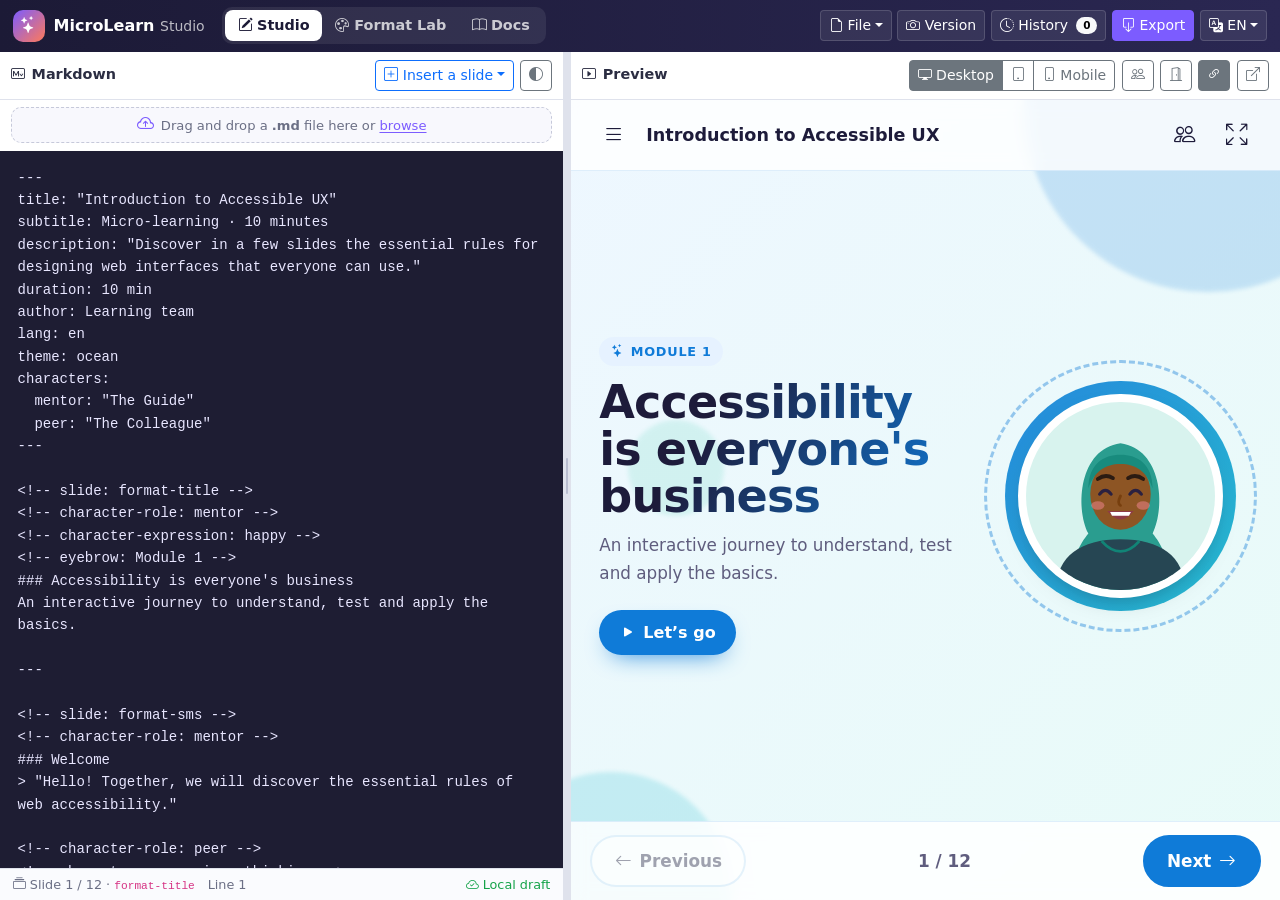
<file: index.html>
<!doctype html>
<html lang="fr">
<head>
  <meta charset="utf-8">
  <meta name="viewport" content="width=device-width, initial-scale=1">
  <title>MicroLearn Studio</title>
  <meta name="description" content="Create interactive, responsive micro-learning slideshows from Markdown (quizzes, flip cards, timelines, characters, read-aloud) and export them offline or as SCORM. Créez des modules interactifs à partir de Markdown.">
  <meta property="og:title" content="MicroLearn Studio">
  <meta property="og:description" content="Create interactive, responsive micro-learning slideshows from Markdown (quizzes, flip cards, timelines, characters, read-aloud) and export them offline or as SCORM. Créez des modules interactifs à partir de Markdown.">
  <link rel="stylesheet" href="vendor/bootstrap/css/bootstrap.min.css">
  <link rel="stylesheet" href="vendor/bootstrap-icons/bootstrap-icons.min.css">
  <link rel="stylesheet" href="css/studio.css">
</head>
<body class="studio">

  <nav class="st-nav d-flex align-items-center">
    <a class="st-brand" href="index.html"><span class="logo"><i class="bi bi-stars"></i></span><span>MicroLearn <small class="st-hide-sm">Studio</small></span></a>
    <div class="st-spaces">
      <a href="index.html" class="active"><i class="bi bi-pencil-square"></i> <span class="st-hide-sm" data-i18n="c.studio"></span></a>
      <a href="lab.html"><i class="bi bi-palette"></i> <span class="st-hide-sm" data-i18n="c.lab"></span></a>
      <a href="docs/index.html"><i class="bi bi-book"></i> <span class="st-hide-sm" data-i18n="c.docs"></span></a>
    </div>
    <div class="st-actions">
      <div class="dropdown">
        <button class="btn btn-sm btn-st dropdown-toggle" data-bs-toggle="dropdown" aria-expanded="false"><i class="bi bi-file-earmark"></i> <span class="st-hide-sm" data-i18n="s.file"></span></button>
        <ul class="dropdown-menu dropdown-menu-end">
          <li><button class="dropdown-item" id="act-new"><i class="bi bi-file-earmark-plus me-2"></i><span data-i18n="s.new"></span></button></li>
          <li><button class="dropdown-item" id="act-open"><i class="bi bi-folder2-open me-2"></i><span data-i18n="s.open"></span></button></li>
          <li><button class="dropdown-item" id="act-sample"><i class="bi bi-lightbulb me-2"></i><span data-i18n="s.sample"></span></button></li>
          <li><button class="dropdown-item" id="act-sample-diagrams"><i class="bi bi-diagram-3 me-2"></i><span data-i18n="s.sampleDiagrams"></span></button></li>
          <li><button class="dropdown-item" id="act-sample-diagrams-en"><i class="bi bi-diagram-3 me-2"></i><span data-i18n="s.sampleDiagramsEn"></span></button></li>
          <li><hr class="dropdown-divider"></li>
          <li><button class="dropdown-item" id="act-save-md"><i class="bi bi-filetype-md me-2"></i><span data-i18n="s.downloadMd"></span></button></li>
          <li><hr class="dropdown-divider"></li>
          <li><button class="dropdown-item" id="act-share"><i class="bi bi-mortarboard me-2"></i><span data-i18n="s.share"></span></button></li>
          <li><button class="dropdown-item" id="act-short"><i class="bi bi-123 me-2"></i><span data-i18n="s.shortLink"></span></button></li>
          <li><a class="dropdown-item" href="view.html" target="_blank" rel="noopener"><i class="bi bi-journal-bookmark me-2"></i><span data-i18n="s.viewPage"></span></a></li>
        </ul>
      </div>
      <button class="btn btn-sm btn-st" id="act-snapshot" data-i18n-title="s.versionTitle"><i class="bi bi-camera"></i> <span class="st-hide-sm" data-i18n="s.version"></span></button>
      <button class="btn btn-sm btn-st position-relative" id="act-history" data-bs-toggle="offcanvas" data-bs-target="#history" data-i18n-title="s.historyTitle">
        <i class="bi bi-clock-history"></i> <span class="st-hide-sm" data-i18n="s.history"></span>
        <span class="badge rounded-pill text-bg-light ms-1" id="history-count">0</span>
      </button>
      <button class="btn btn-sm btn-accent" data-bs-toggle="modal" data-bs-target="#export-modal"><i class="bi bi-box-arrow-down"></i> <span class="st-hide-sm" data-i18n="s.export"></span></button>
      <div id="lang-switch"></div>
    </div>
  </nav>
  <div class="st-mobile-tabs" role="tablist">
    <button class="active" data-view="edit" role="tab" aria-selected="true"><i class="bi bi-pencil"></i> <span data-i18n="s.tabEdit"></span></button>
    <button data-view="preview" role="tab" aria-selected="false"><i class="bi bi-play-btn"></i> <span data-i18n="s.tabPreview"></span></button>
  </div>

  <main class="st-main" data-view="edit" id="main">
    <!-- ÉDITEUR -->
    <section class="st-pane st-pane-editor" data-i18n-aria="s.editorAria">
      <div class="st-pane-toolbar">
        <span class="st-pane-title"><i class="bi bi-markdown"></i> Markdown</span>
        <div class="dropdown">
          <button class="btn btn-sm btn-outline-primary dropdown-toggle" data-bs-toggle="dropdown" aria-expanded="false"><i class="bi bi-plus-square"></i> <span data-i18n="s.insert"></span></button>
          <div class="dropdown-menu dropdown-menu-end st-format-menu" id="format-menu"></div>
        </div>
        <button class="btn btn-sm btn-outline-secondary" id="act-theme" data-i18n-title="s.editorTheme" data-i18n-aria="s.editorTheme"><i class="bi bi-circle-half"></i></button>
      </div>
      <button type="button" class="st-drop" id="drop-zone" data-i18n-title="s.dropTitle">
        <i class="bi bi-cloud-arrow-up"></i> <span data-i18n-html="s.drop"></span>
      </button>
      <div class="st-editor-wrap">
        <div class="st-drop-overlay" id="drop-overlay" hidden><i class="bi bi-filetype-md"></i><span data-i18n="s.dropRelease"></span></div>
        <textarea id="editor" class="st-code" spellcheck="false" data-i18n-aria="s.editorTextarea"></textarea>
      </div>
      <div class="st-diag" id="diag"></div>
      <div class="st-status">
        <span id="st-slide"><i class="bi bi-collection"></i> –</span>
        <span id="st-line"></span>
        <span id="st-saved" class="ms-auto"></span>
      </div>
    </section>

    <div class="st-splitter" id="splitter" role="separator" aria-orientation="vertical" data-i18n-aria="c.resize" tabindex="0"></div>

    <!-- APERÇU -->
    <section class="st-pane st-pane-preview" data-i18n-aria="c.preview">
      <div class="st-pane-toolbar">
        <span class="st-pane-title"><i class="bi bi-play-btn"></i> <span data-i18n="c.preview"></span></span>
        <div class="btn-group btn-group-sm" role="group" data-i18n-aria="c.deviceGroup">
          <input type="radio" class="btn-check" name="device" id="dev-desktop" value="desktop" checked>
          <label class="btn btn-outline-secondary" for="dev-desktop" data-i18n-title="c.deviceDesktop"><i class="bi bi-display"></i> <span class="d-none d-xl-inline" data-i18n="c.desktop"></span></label>
          <input type="radio" class="btn-check" name="device" id="dev-tablet" value="tablet">
          <label class="btn btn-outline-secondary" for="dev-tablet" data-i18n-title="c.deviceTablet"><i class="bi bi-tablet"></i></label>
          <input type="radio" class="btn-check" name="device" id="dev-mobile" value="mobile">
          <label class="btn btn-outline-secondary" for="dev-mobile" data-i18n-title="c.deviceMobile"><i class="bi bi-phone"></i> <span class="d-none d-xl-inline" data-i18n="c.mobile"></span></label>
        </div>
        <button class="btn btn-sm btn-outline-secondary" id="act-cast" data-i18n-title="s.cast" data-i18n-aria="s.cast"><i class="bi bi-people"></i></button>
        <button class="btn btn-sm btn-outline-secondary" id="act-welcome" data-i18n-title="s.welcome" data-i18n-aria="s.welcome"><i class="bi bi-door-open"></i></button>
        <input type="checkbox" class="btn-check" id="act-sync" checked autocomplete="off">
        <label class="btn btn-sm btn-outline-secondary" for="act-sync" data-i18n-title="s.sync"><i class="bi bi-link-45deg"></i></label>
        <button class="btn btn-sm btn-outline-secondary" id="act-popup" data-i18n-title="s.popup" data-i18n-aria="s.popup"><i class="bi bi-box-arrow-up-right"></i></button>
      </div>
      <div class="st-preview-area" id="preview-area" data-device="desktop">
        <div class="st-device" id="device"><iframe id="preview" src="player.html" data-i18n-title="s.iframe"></iframe></div>
        <span class="st-device-label" id="device-label"></span>
      </div>
    </section>
  </main>

  <!-- HISTORIQUE -->
  <div class="offcanvas offcanvas-end" tabindex="-1" id="history" aria-labelledby="history-title" style="--bs-offcanvas-width: 420px">
    <div class="offcanvas-header border-bottom">
      <h5 class="offcanvas-title" id="history-title"><i class="bi bi-clock-history"></i> <span data-i18n="s.historyTitle"></span></h5>
      <button type="button" class="btn-close" data-bs-dismiss="offcanvas" data-i18n-aria="c.close"></button>
    </div>
    <div class="offcanvas-body">
      <p class="small text-secondary" data-i18n="s.historyIntro"></p>
      <div id="history-list"></div>
    </div>
  </div>

  <!-- SNAPSHOT -->
  <div class="modal fade" id="snapshot-modal" tabindex="-1" aria-labelledby="snapshot-title" aria-hidden="true">
    <div class="modal-dialog modal-dialog-centered">
      <form class="modal-content" id="snapshot-form">
        <div class="modal-header"><h5 class="modal-title" id="snapshot-title"><i class="bi bi-camera"></i> <span data-i18n="s.snapTitle"></span></h5>
          <button type="button" class="btn-close" data-bs-dismiss="modal" data-i18n-aria="c.close"></button></div>
        <div class="modal-body">
          <label class="form-label" for="snapshot-label" data-i18n="s.snapLabel"></label>
          <input class="form-control" id="snapshot-label" maxlength="80" required>
          <div class="form-text" data-i18n="s.snapHelp"></div>
        </div>
        <div class="modal-footer"><button type="button" class="btn btn-light" data-bs-dismiss="modal" data-i18n="c.cancel"></button>
          <button class="btn btn-accent" type="submit"><i class="bi bi-check-lg"></i> <span data-i18n="c.save"></span></button></div>
      </form>
    </div>
  </div>

  <!-- EXPORT -->
  <div class="modal fade" id="export-modal" tabindex="-1" aria-labelledby="export-title" aria-hidden="true">
    <div class="modal-dialog modal-dialog-centered modal-lg">
      <div class="modal-content">
        <div class="modal-header"><h5 class="modal-title" id="export-title"><i class="bi bi-box-arrow-down"></i> <span data-i18n="s.exportTitle"></span></h5>
          <button type="button" class="btn-close" data-bs-dismiss="modal" data-i18n-aria="c.close"></button></div>
        <div class="modal-body">
          <div class="row g-3" role="radiogroup" data-i18n-aria="s.exportType">
            <div class="col-md-4"><input type="radio" class="btn-check" name="export-type" id="ex-zip" value="zip" checked>
              <label class="btn btn-outline-primary w-100 h-100 text-start p-3" for="ex-zip"><i class="bi bi-file-zip fs-3 d-block mb-1"></i>
              <strong data-i18n="s.exZip"></strong><br><small data-i18n="s.exZipDesc"></small></label></div>
            <div class="col-md-4"><input type="radio" class="btn-check" name="export-type" id="ex-html" value="html">
              <label class="btn btn-outline-primary w-100 h-100 text-start p-3" for="ex-html"><i class="bi bi-filetype-html fs-3 d-block mb-1"></i>
              <strong data-i18n="s.exHtml"></strong><br><small data-i18n="s.exHtmlDesc"></small></label></div>
            <div class="col-md-4"><input type="radio" class="btn-check" name="export-type" id="ex-scorm" value="scorm">
              <label class="btn btn-outline-primary w-100 h-100 text-start p-3" for="ex-scorm"><i class="bi bi-mortarboard fs-3 d-block mb-1"></i>
              <strong data-i18n="s.exScorm"></strong><br><small data-i18n="s.exScormDesc"></small></label></div>
          </div>
          <div class="alert alert-light border mt-3 mb-0 small" id="export-summary"></div>
          <div class="progress mt-3" style="height:8px" hidden id="export-progress"><div class="progress-bar progress-bar-striped progress-bar-animated" style="width:0"></div></div>
          <div id="export-msg" class="mt-2 small"></div>
        </div>
        <div class="modal-footer"><button type="button" class="btn btn-light" data-bs-dismiss="modal" data-i18n="c.close"></button>
          <button class="btn btn-accent" id="export-go"><i class="bi bi-download"></i> <span data-i18n="s.exGo"></span></button></div>
      </div>
    </div>
  </div>

  <div class="toast-container position-fixed bottom-0 end-0 p-3" id="toasts"></div>

  <script src="vendor/bootstrap/js/bootstrap.bundle.min.js"></script>
  <script src="vendor/marked/marked.min.js"></script>
  <script src="js/core/mls.js"></script>
  <script src="js/core/i18n.js"></script>
  <script src="js/studio/i18n-ui.js"></script>
  <script src="js/core/yaml.js"></script>
  <script src="js/core/template.js"></script>
  <script src="js/core/parser.js"></script>
  <script src="js/core/formats.js"></script>
  <script src="js/formats/title.js"></script>
  <script src="js/formats/content.js"></script>
  <script src="js/formats/dialogue.js"></script>
  <script src="js/formats/sms.js"></script>
  <script src="js/formats/prenom.js"></script>
  <script src="js/formats/menu.js"></script>
  <script src="js/formats/conseil.js"></script>
  <script src="js/formats/quiz.js"></script>
  <script src="js/formats/flashcards.js"></script>
  <script src="js/formats/timeline.js"></script>
  <script src="js/formats/hotspots.js"></script>
  <script src="js/formats/tabs.js"></script>
  <script src="js/formats/diagrams.js"></script>
  <script src="assets/characters/catalog.js"></script>
  <script src="js/studio/sample.js"></script>
  <script src="js/studio/sample-en.js"></script>
  <script src="js/studio/sample-es.js"></script>
  <script src="js/studio/sample-diagrams.js"></script>
  <script src="js/studio/sample-diagrams-en.js"></script>
  <script src="js/core/share.js"></script>
  <script src="js/studio/ui.js"></script>
  <script src="js/studio/versions.js"></script>
  <script src="js/studio/zip.js"></script>
  <script src="js/studio/exporter.js"></script>
  <script src="js/studio/studio.js"></script>
</body>
</html>
</file>
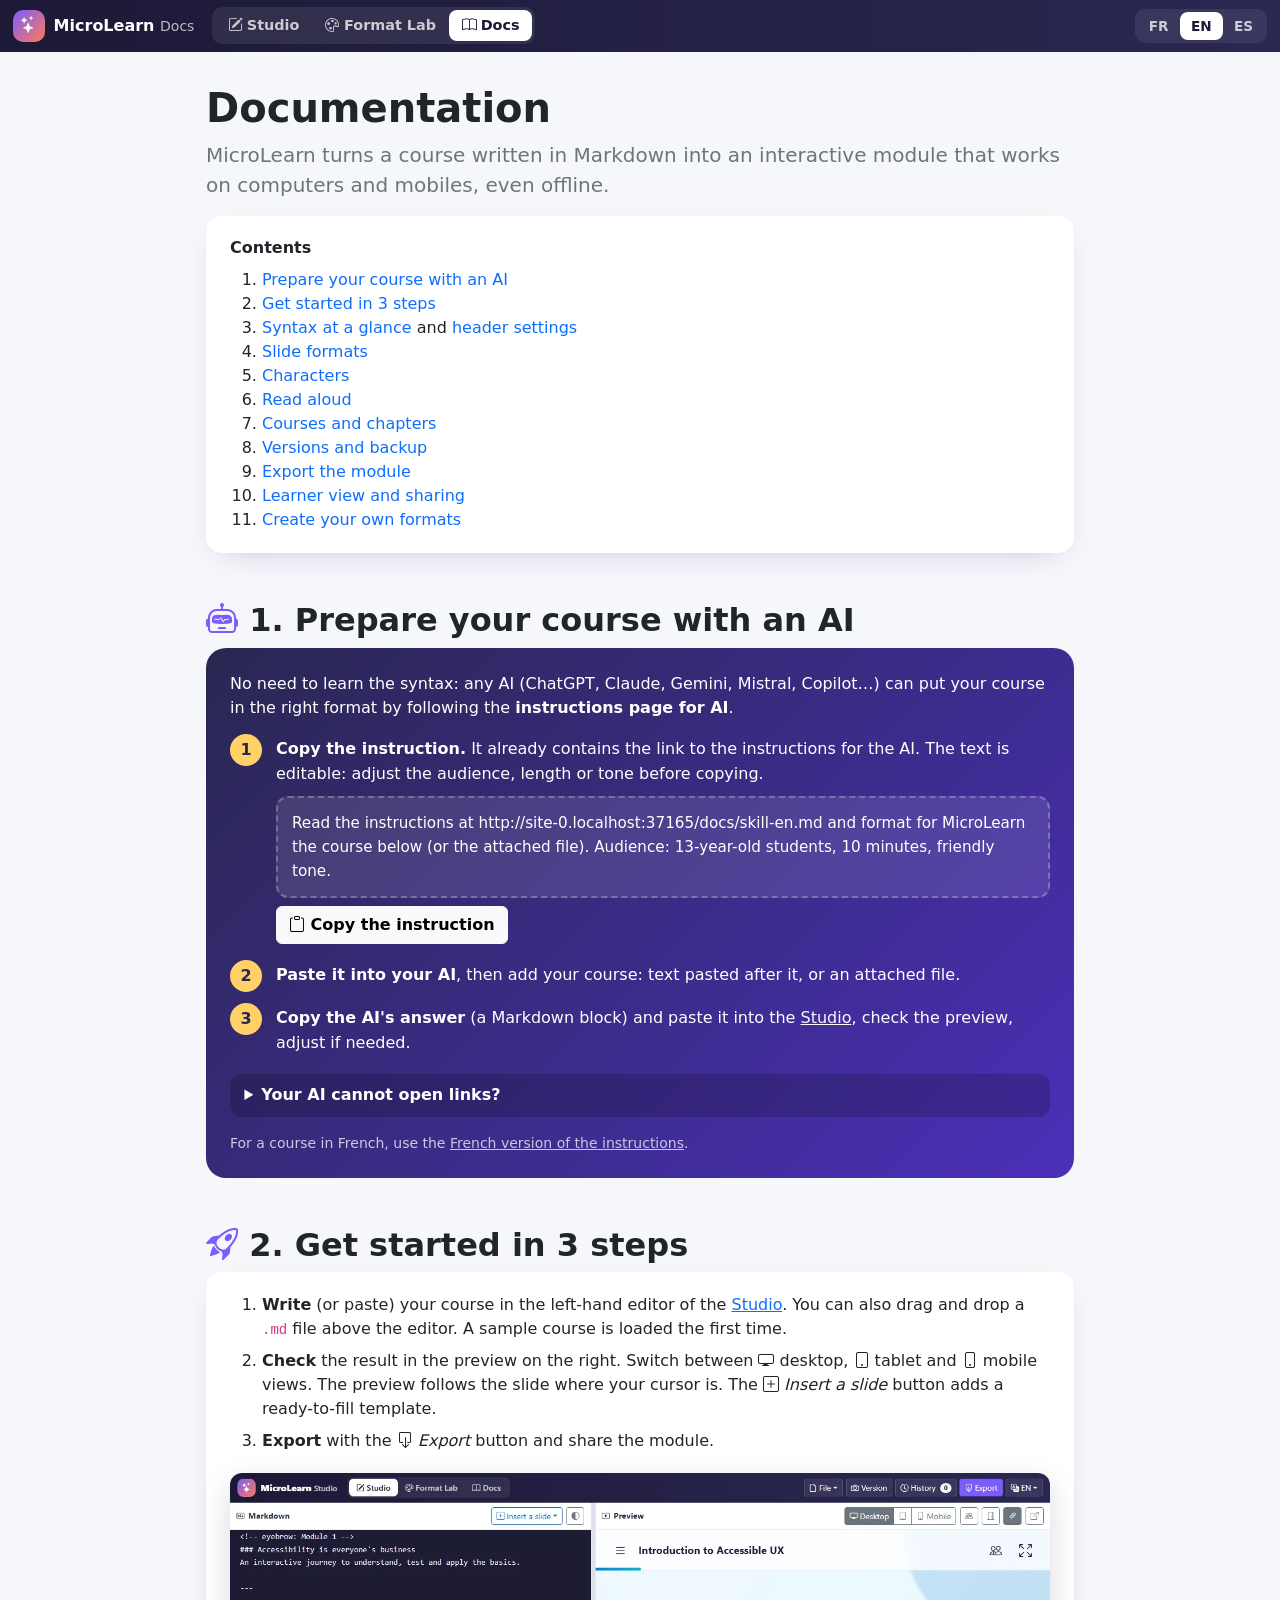
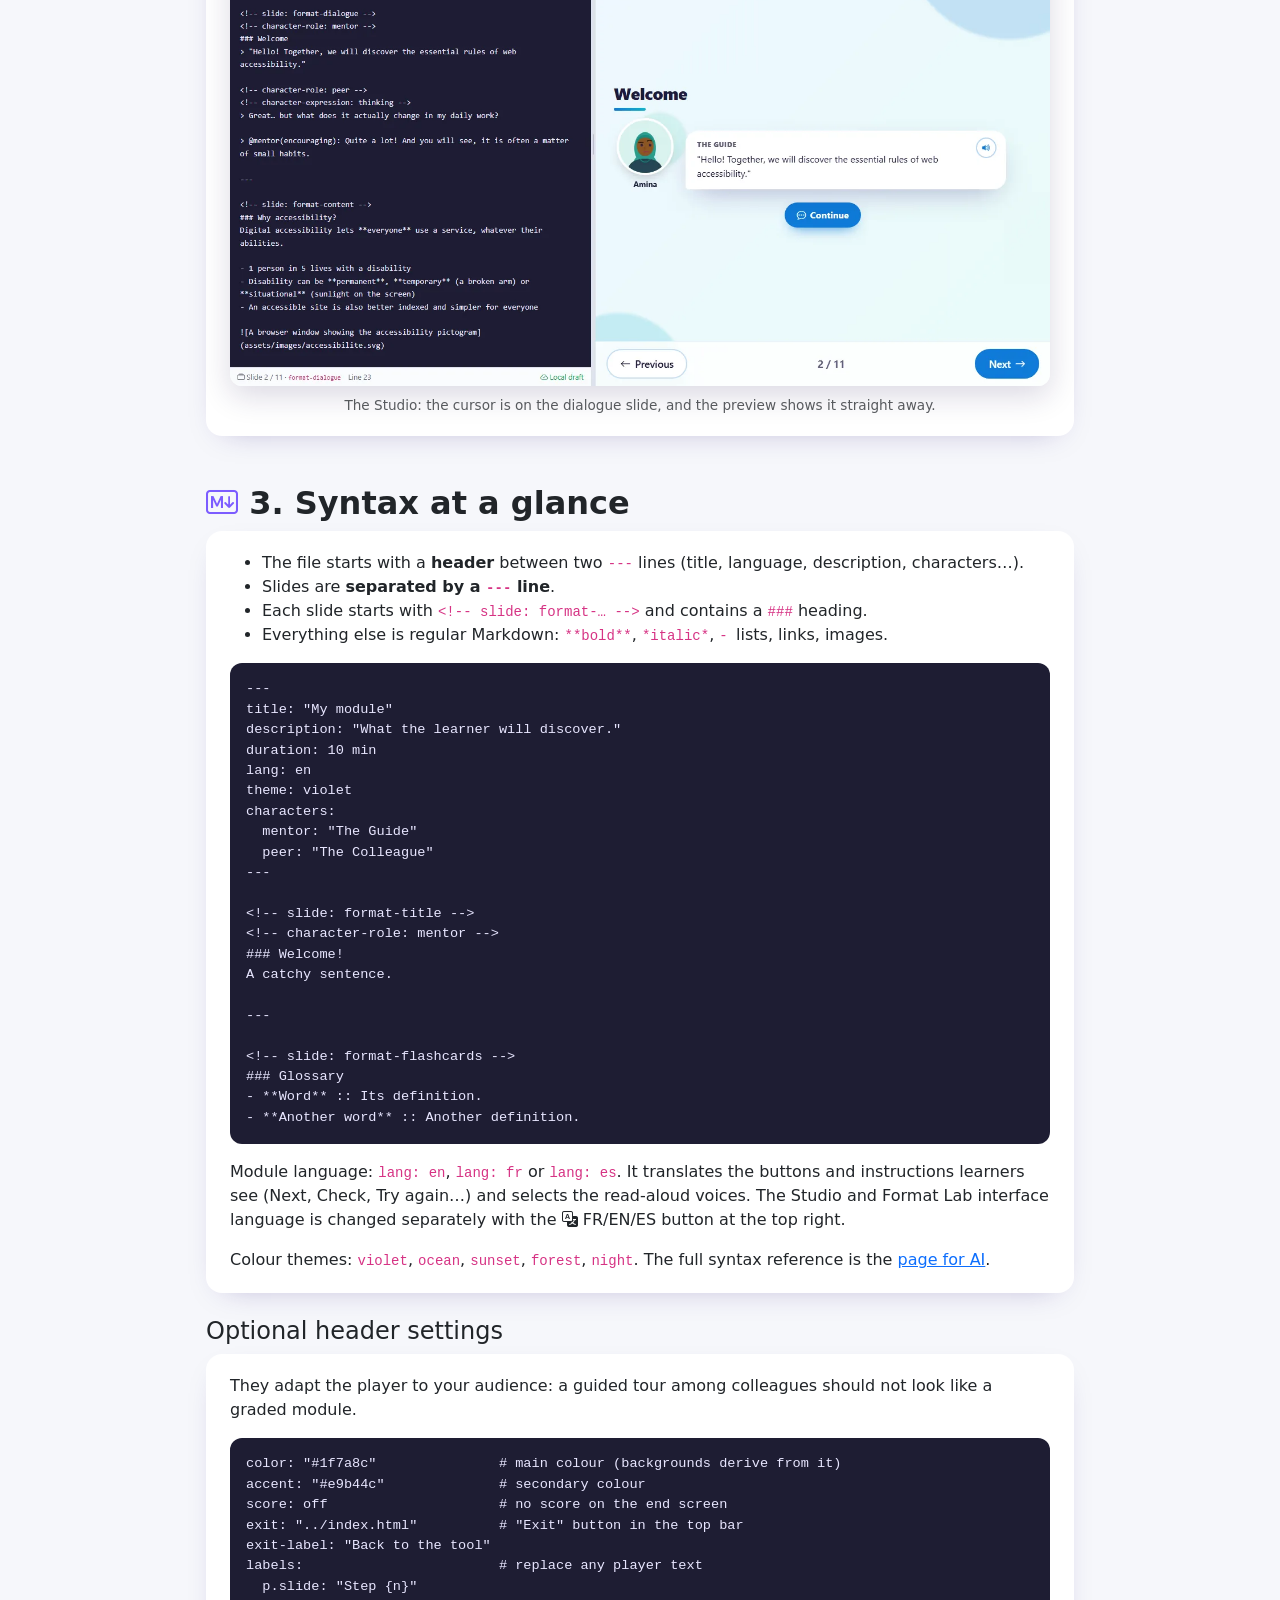
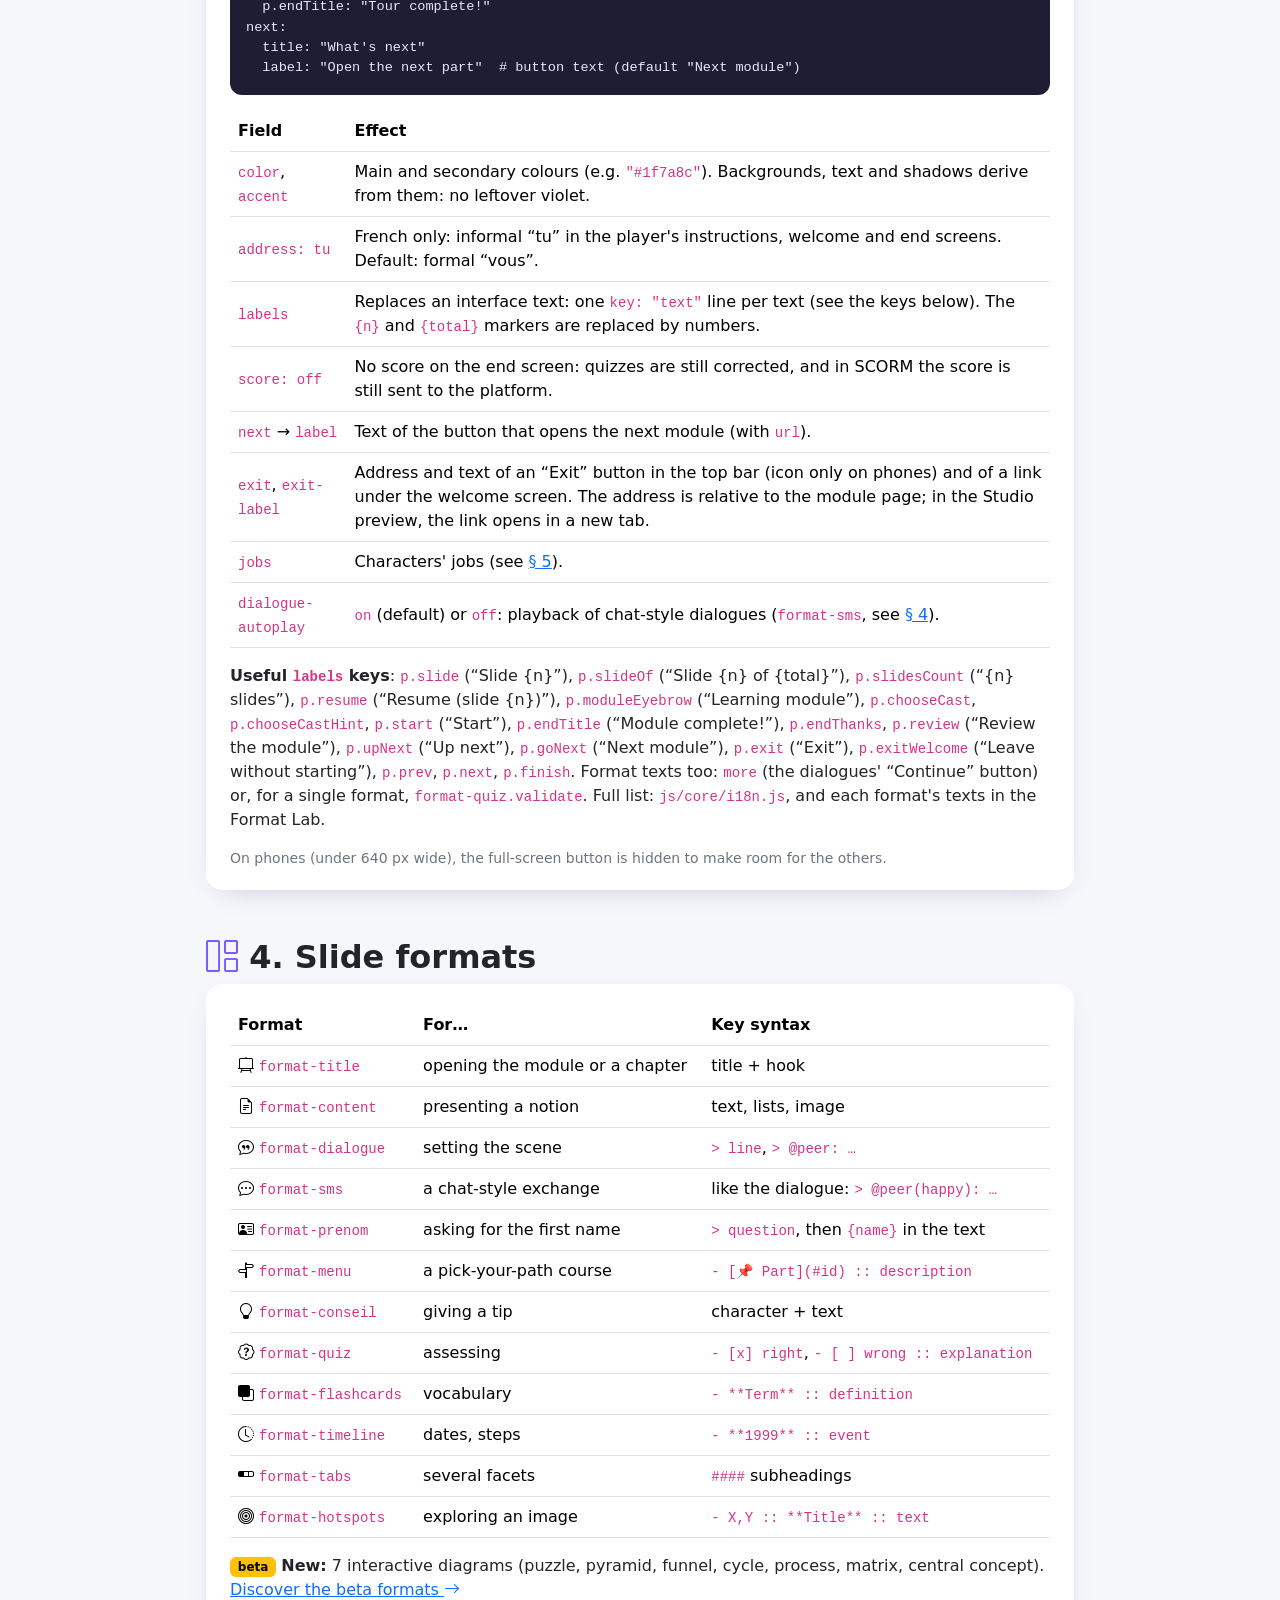
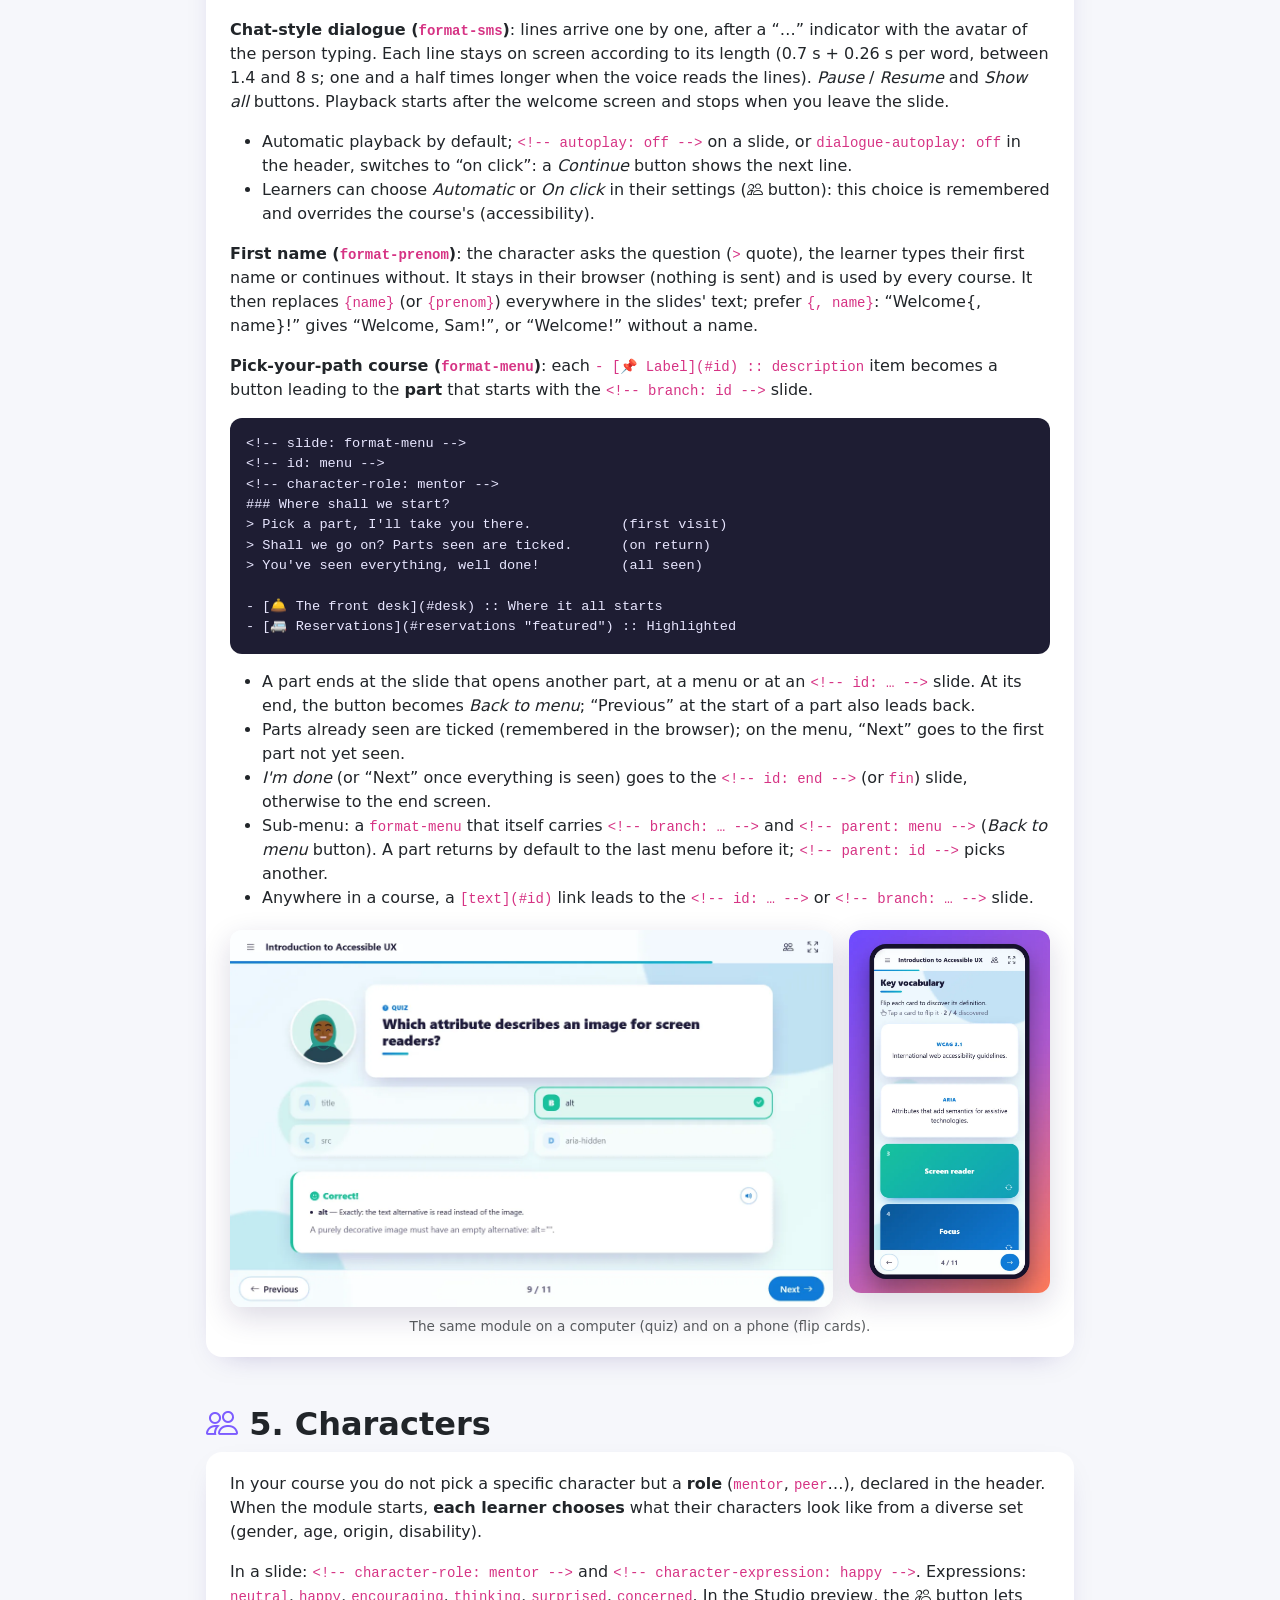
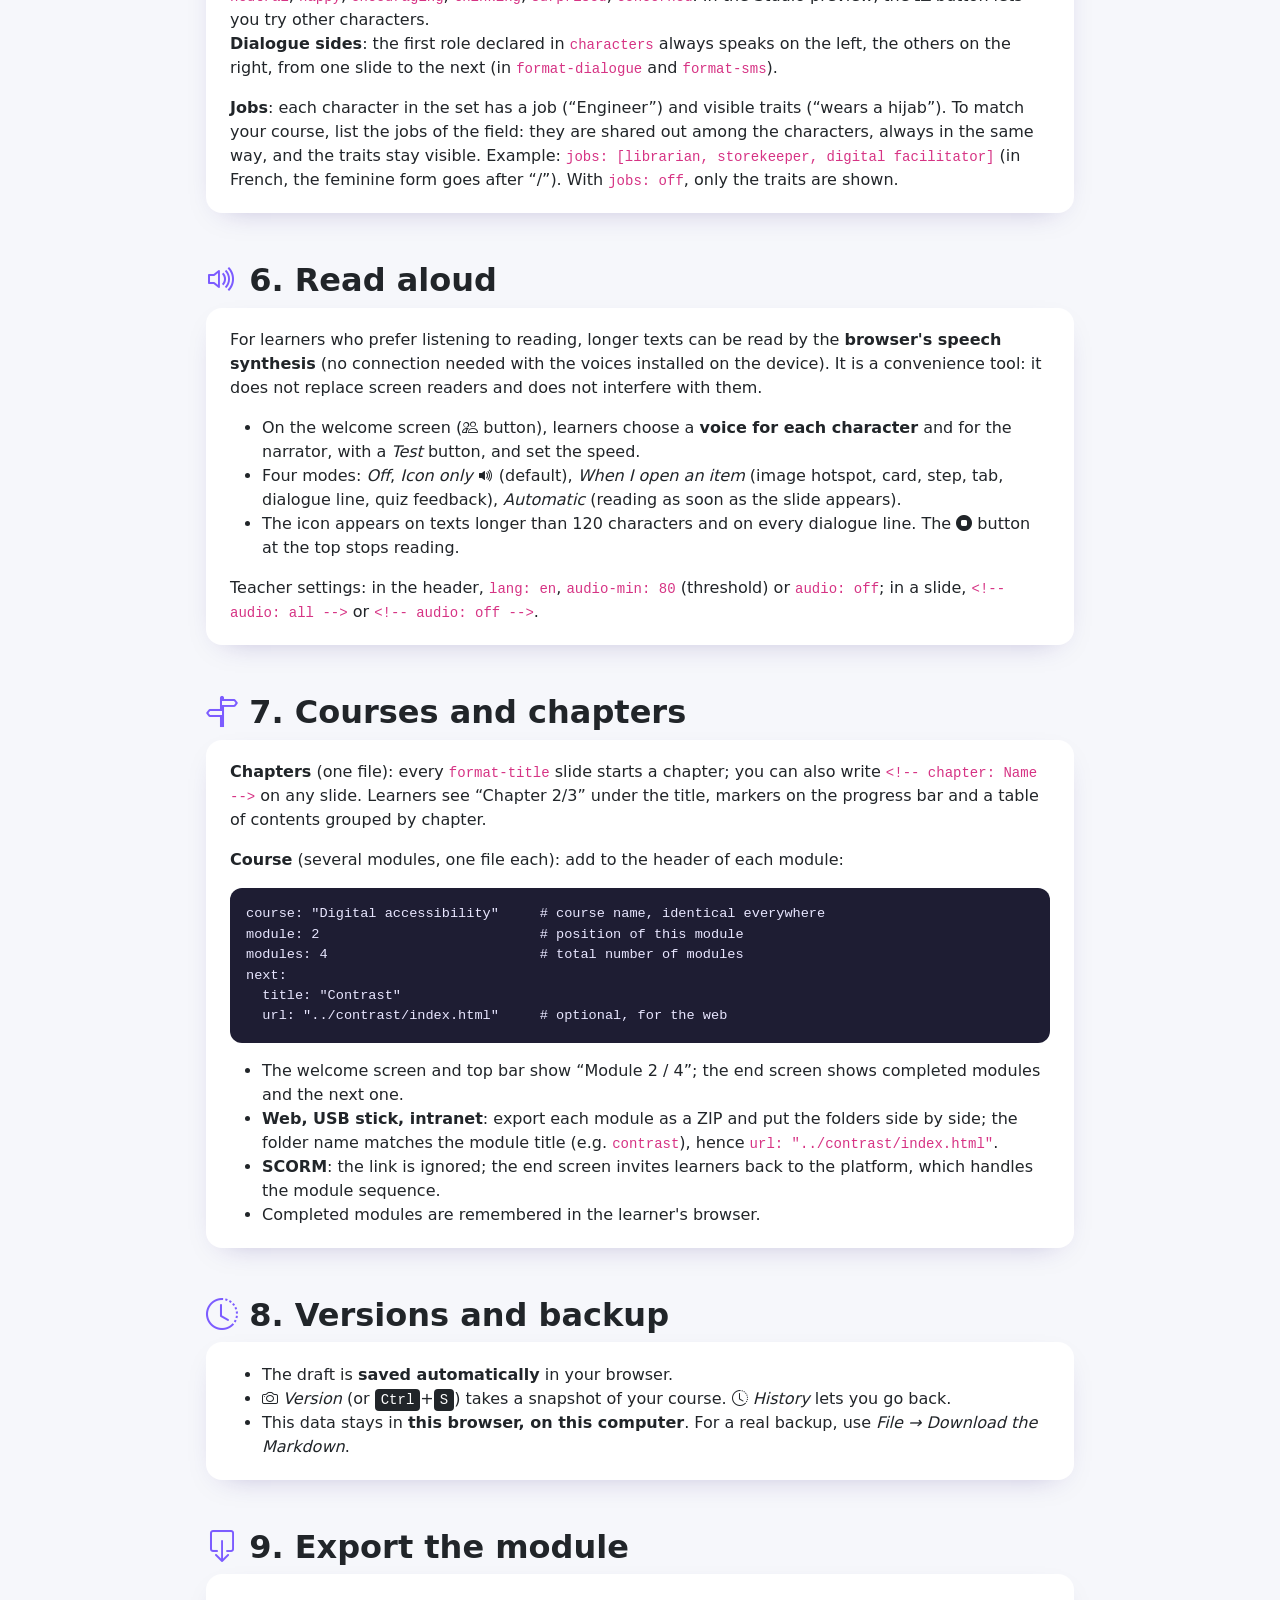
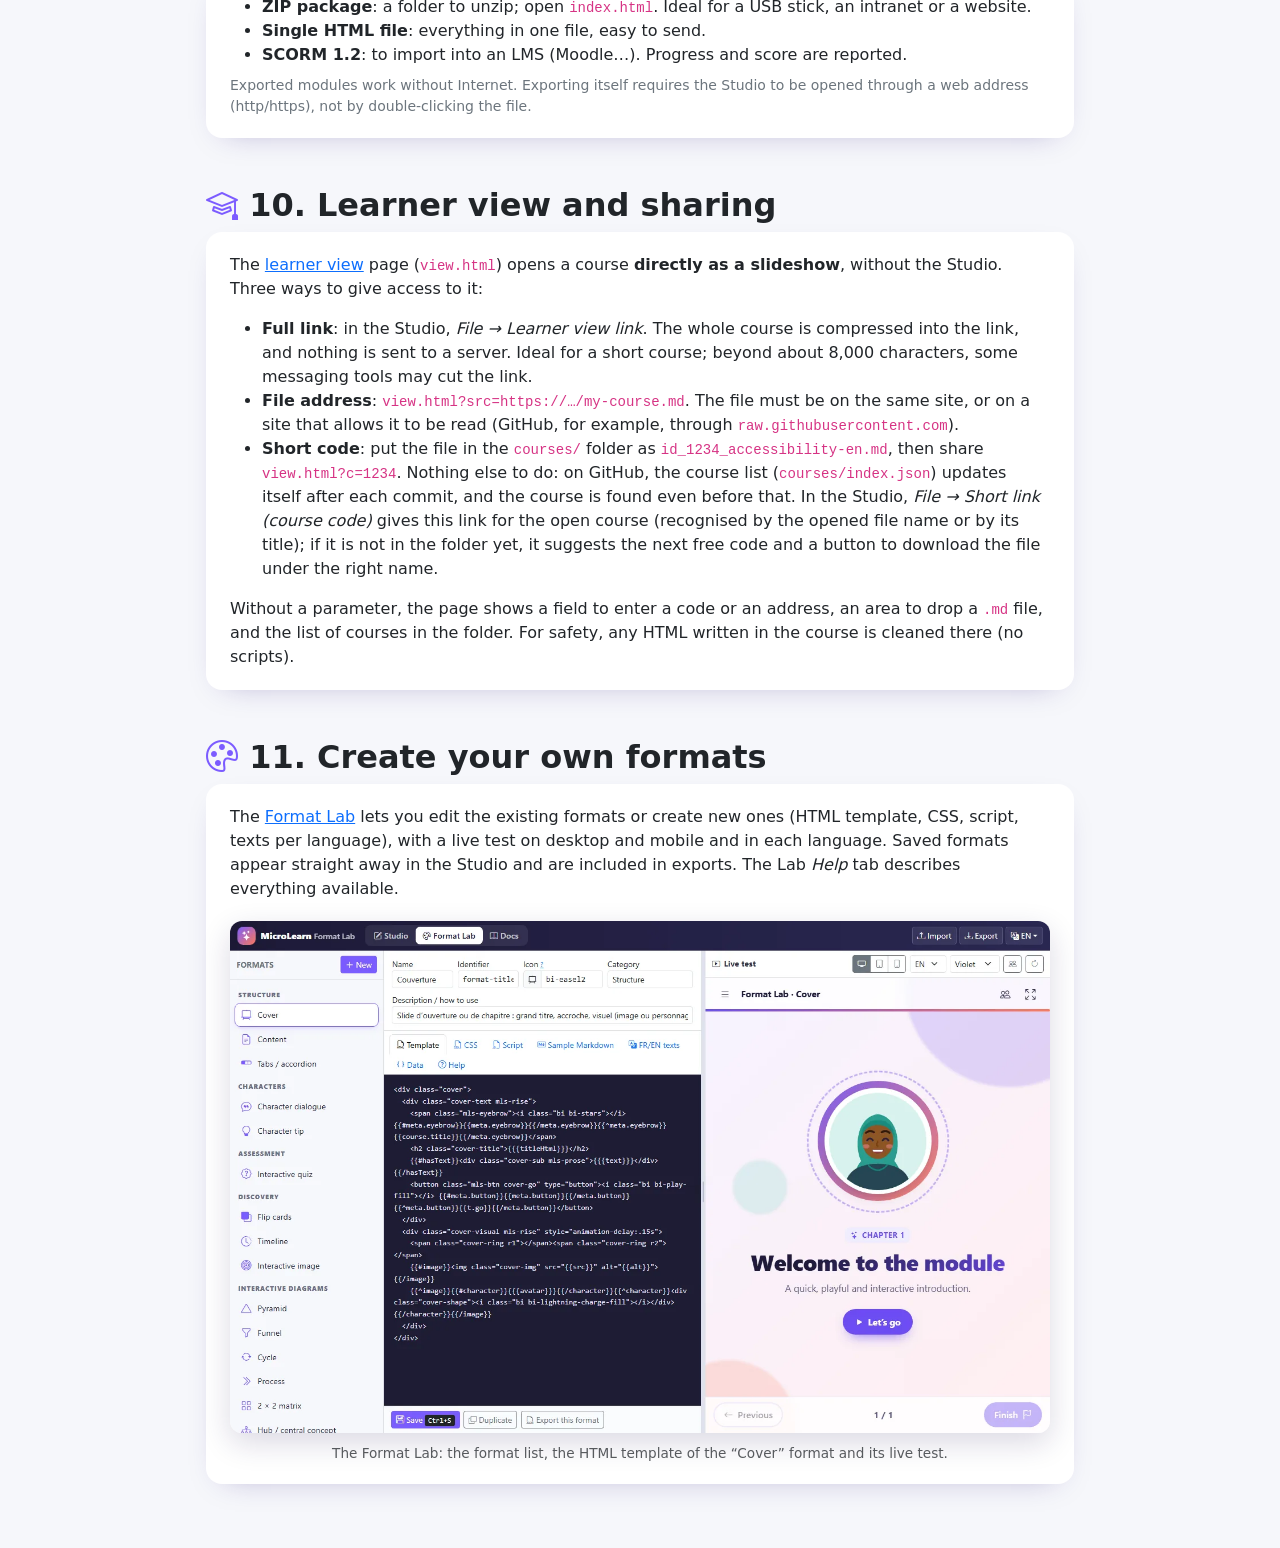
<file: docs/index.html>
<!doctype html>
<html lang="fr">
<head>
  <meta charset="utf-8">
  <meta name="viewport" content="width=device-width, initial-scale=1">
  <title>Documentation — MicroLearn</title>
  <meta name="description" content="MicroLearn Studio documentation (FR/EN/ES): Markdown syntax, slide formats, characters, read-aloud, courses, export, and an AI skill page to format any course.">
  <meta property="og:title" content="Documentation — MicroLearn">
  <meta property="og:description" content="MicroLearn Studio documentation (FR/EN/ES): Markdown syntax, slide formats, characters, read-aloud, courses, export, and an AI skill page to format any course.">
  <link rel="stylesheet" href="../vendor/bootstrap/css/bootstrap.min.css">
  <link rel="stylesheet" href="../vendor/bootstrap-icons/bootstrap-icons.min.css">
  <link rel="stylesheet" href="../css/studio.css">
  <style>
    body.docs { background: #f6f7fb; overflow: auto; display: block; }
    .docs-main { max-width: 900px; margin: 0 auto; padding: 2rem 1rem 4rem; }
    .docs-main[hidden] { display: none; }
    .docs-main h2 { font-weight: 800; margin-top: 2.5rem; padding-top: .5rem; }
    .docs-main h2 i { color: var(--st-accent); }
    .docs-card { background: #fff; border-radius: 16px; padding: 1.3rem 1.5rem; box-shadow: 0 10px 30px -18px rgba(40, 20, 120, .35); }
    .docs-main pre { background: var(--st-code-bg); color: var(--st-code-ink); border-radius: 12px; padding: 1rem; font-size: .85rem; }
    .docs-toc a { text-decoration: none; }
    .ai-box { background: linear-gradient(135deg, #2a2752, #4b2fb8); color: #fff; border-radius: 20px; padding: 1.5rem; }
    .ai-box code { color: #ffd166; word-break: break-all; }
    .ai-prompt { background: rgba(255,255,255,.1); border-radius: 12px; padding: .9rem 1rem; font-size: .95rem; }
    .ai-prompt[contenteditable] { margin-top: .6rem; outline: 2px dashed rgba(255,255,255,.25); outline-offset: -2px; cursor: text; }
    .ai-prompt[contenteditable]:focus { outline-color: #ffd166; background: rgba(255,255,255,.18); }
    .ai-steps { counter-reset: ai; list-style: none; padding: 0; margin: 0; }
    .ai-steps > li { counter-increment: ai; position: relative; padding-left: 46px; margin-bottom: 1.1rem; line-height: 1.6; }
    .ai-steps > li::before { content: counter(ai); position: absolute; left: 0; top: -2px; width: 32px; height: 32px; border-radius: 50%; background: #ffd166; color: #2a2752; font-weight: 800; display: grid; place-items: center; }
    .ai-more { padding: .6rem .9rem; border-radius: 12px; background: rgba(0,0,0,.18); }
    .ai-more summary { cursor: pointer; font-weight: 600; }
    .ai-more p { margin: .5rem 0; }
    .doc-lang { display: flex; background: rgba(255,255,255,.08); border-radius: 10px; padding: 3px; margin-left: auto; }
    .doc-lang button { border: 0; background: none; color: rgba(255,255,255,.75); padding: .25rem .7rem; border-radius: 8px; font-weight: 700; font-size: .85rem; }
    .doc-lang button[aria-pressed="true"] { background: #fff; color: var(--st-nav); }
    .docs-shot { margin: 1.25rem 0 0; }
    .docs-shot img { display: block; max-width: 100%; height: auto; border-radius: 12px; box-shadow: 0 10px 30px rgba(30, 20, 80, .16); }
    .docs-shot figcaption { font-size: .85rem; color: var(--bs-secondary-color); margin-top: .6rem; text-align: center; }
    .docs-shots { display: flex; gap: 1rem; align-items: flex-start; }
    .docs-shots .wide { flex: 3 1 0; min-width: 0; }
    .docs-shots .phone { flex: 1 1 0; min-width: 0; }
    @media (max-width: 575px) { .docs-shots { flex-direction: column; align-items: center; } .docs-shots .phone { max-width: 260px; } }
  </style>
</head>
<body class="docs">
  <nav class="st-nav d-flex align-items-center">
    <a class="st-brand" href="../index.html"><span class="logo"><i class="bi bi-stars"></i></span><span>MicroLearn <small>Docs</small></span></a>
    <div class="st-spaces">
      <a href="../index.html"><i class="bi bi-pencil-square"></i> <span class="st-hide-sm">Studio</span></a>
      <a href="../lab.html"><i class="bi bi-palette"></i> <span class="st-hide-sm">Format Lab</span></a>
      <a href="index.html" class="active"><i class="bi bi-book"></i> <span class="st-hide-sm">Docs</span></a>
    </div>
    <div class="doc-lang" role="group" aria-label="Langue / Language / Idioma">
      <button type="button" data-doc-lang="fr" lang="fr" aria-pressed="true" title="Français">FR</button>
      <button type="button" data-doc-lang="en" lang="en" aria-pressed="false" title="English">EN</button>
      <button type="button" data-doc-lang="es" lang="es" aria-pressed="false" title="Español">ES</button>
    </div>
  </nav>

  <!-- =================================================================== FRANÇAIS -->
  <main class="docs-main" data-lang="fr" lang="fr" data-skill="skill.md">
    <h1 class="fw-bold">Documentation</h1>
    <p class="lead text-secondary">MicroLearn transforme un cours écrit en Markdown en module interactif, consultable sur ordinateur et sur mobile, même hors-ligne.</p>

    <div class="docs-card docs-toc">
      <strong>Sommaire</strong>
      <ol class="mb-0 mt-2">
        <li><a href="#ia">Préparer son cours avec une IA</a></li>
        <li><a href="#demarrer">Démarrer en 3 étapes</a></li>
        <li><a href="#syntaxe">La syntaxe en bref</a> et les <a href="#reglages">réglages de l'en-tête</a></li>
        <li><a href="#formats">Les formats de slides</a></li>
        <li><a href="#personnages">Les personnages</a></li>
        <li><a href="#audio">Lecture à voix haute</a></li>
        <li><a href="#parcours">Parcours et chapitres</a></li>
        <li><a href="#versions">Versions et sauvegarde</a></li>
        <li><a href="#export">Exporter le module</a></li>
        <li><a href="#vue">Vue apprenant et partage</a></li>
        <li><a href="#lab">Créer ses propres formats</a></li>
      </ol>
    </div>

    <h2 id="ia"><i class="bi bi-robot"></i> 1. Préparer son cours avec une IA</h2>
    <div class="ai-box">
      <p>Pas besoin d'apprendre la syntaxe : n'importe quelle IA (ChatGPT, Claude, Gemini, Mistral, Copilot…) peut mettre votre cours au bon format, en suivant la <strong>page d'instructions pour IA</strong>.</p>
      <ol class="ai-steps">
        <li><strong>Copiez la consigne.</strong> Elle contient déjà le lien vers les instructions pour l'IA. Le texte est modifiable : adaptez le public, la durée ou le ton avant de copier.
          <div class="ai-prompt js-prompt" contenteditable="true" spellcheck="false" title="Texte modifiable">Lis les instructions sur <span class="js-url">docs/skill.md</span> et mets en forme pour MicroLearn le cours ci-dessous (ou le fichier joint). Public : élèves de 4e, durée 10 minutes, tutoiement.</div>
          <button class="btn btn-light fw-semibold mt-2" data-copy=".js-prompt"><i class="bi bi-clipboard"></i> Copier la consigne</button></li>
        <li><strong>Collez-la dans votre IA</strong>, puis ajoutez votre cours : texte collé à la suite, ou fichier joint.</li>
        <li><strong>Copiez la réponse de l'IA</strong> (un bloc de Markdown) et collez-la dans le <a class="link-light" href="../index.html">Studio</a>, vérifiez l'aperçu, ajustez si besoin.</li>
      </ol>
      <details class="ai-more">
        <summary>Votre IA ne peut pas ouvrir de lien ?</summary>
        <p>Copiez à la place la version complète : les instructions et la consigne réunies en un seul texte. Collez-le dans votre IA, puis ajoutez votre cours.</p>
        <button class="btn btn-sm btn-warning" data-copy-full><i class="bi bi-file-earmark-text"></i> Copier la version complète</button>
        <a class="link-light small ms-2" href="skill.md" target="_blank">voir les instructions</a>
      </details>
      <p class="small mt-3 mb-0 opacity-75">Pour un cours en anglais, utilisez la <a class="link-light" href="skill-en.md" target="_blank">version anglaise des instructions</a>.</p>
      <p class="small mt-2 mb-0 opacity-75 js-local" hidden>
        <i class="bi bi-info-circle"></i> Cette application tourne sur votre ordinateur : une IA en ligne ne pourra pas lire le lien de la consigne.
        Publiez l'application (GitHub Pages par exemple) ou utilisez la version complète ci-dessus.
      </p>
    </div>

    <h2 id="demarrer"><i class="bi bi-rocket-takeoff"></i> 2. Démarrer en 3 étapes</h2>
    <div class="docs-card">
      <ol class="mb-0">
        <li class="mb-2"><strong>Écrivez</strong> (ou collez) votre cours dans l'éditeur de gauche du <a href="../index.html">Studio</a>. Vous pouvez aussi glisser-déposer un fichier <code>.md</code> au-dessus de l'éditeur. Un cours d'exemple est chargé au premier lancement.</li>
        <li class="mb-2"><strong>Vérifiez</strong> le rendu dans l'aperçu à droite. Basculez entre les vues <i class="bi bi-display"></i> bureau, <i class="bi bi-tablet"></i> tablette et <i class="bi bi-phone"></i> mobile. L'aperçu suit la slide où se trouve votre curseur. Le bouton <i class="bi bi-plus-square"></i> <em>Insérer une slide</em> ajoute un modèle prêt à remplir.</li>
        <li><strong>Exportez</strong> avec le bouton <i class="bi bi-box-arrow-down"></i> <em>Exporter</em> et partagez le module.</li>
      </ol>
      <figure class="docs-shot"><img src="images/studio-fr.webp" alt="Le Studio : éditeur Markdown à gauche, aperçu de la slide à droite" loading="lazy" width="1440" height="900"><figcaption>Le Studio : le curseur est sur la slide de dialogue, l'aperçu l'affiche aussitôt.</figcaption></figure>
    </div>

    <h2 id="syntaxe"><i class="bi bi-markdown"></i> 3. La syntaxe en bref</h2>
    <div class="docs-card">
      <ul>
        <li>Le fichier commence par un <strong>en-tête</strong> entre deux lignes <code>---</code> (titre, langue, description, personnages…).</li>
        <li>Les slides sont <strong>séparées par une ligne <code>---</code></strong>.</li>
        <li>Chaque slide commence par <code>&lt;!-- slide: format-… --&gt;</code> et contient un titre <code>###</code>.</li>
        <li>Le reste est du Markdown classique : <code>**gras**</code>, <code>*italique*</code>, listes <code>- </code>, liens, images.</li>
      </ul>
<pre>---
title: "Mon module"
description: "Ce que l'apprenant va découvrir."
duration: 10 min
lang: fr
theme: violet
characters:
  mentor: "Le Guide"
  peer: "Le Collègue"
---

&lt;!-- slide: format-title --&gt;
&lt;!-- character-role: mentor --&gt;
### Bienvenue !
Une phrase d'accroche.

---

&lt;!-- slide: format-flashcards --&gt;
### Lexique
- **Mot** :: Sa définition.
- **Autre mot** :: Une autre définition.</pre>
      <p>Langue du module : <code>lang: fr</code>, <code>lang: en</code> ou <code>lang: es</code>. Elle traduit les boutons et consignes vus par les apprenant·es (Suivant, Valider, Réessayer…) et sélectionne les voix de lecture. L'interface du Studio et du Format Lab se change, elle, avec le bouton <i class="bi bi-translate"></i> FR/EN/ES en haut à droite.</p>
      <p class="mb-0">Thèmes de couleurs : <code>violet</code>, <code>ocean</code>, <code>sunset</code>, <code>forest</code>, <code>night</code>. La référence complète de la syntaxe est la <a href="skill.md">page pour les IA</a>.</p>
    </div>

    <h3 id="reglages" class="h4 mt-4">Réglages facultatifs de l'en-tête</h3>
    <div class="docs-card">
      <p>Ils adaptent le lecteur à votre public : une visite guidée entre collègues ne se présente pas comme un module noté.</p>
<pre>color: "#1f7a8c"               # couleur principale (les fonds en dérivent)
accent: "#e9b44c"              # couleur secondaire
address: tu                    # tutoiement dans les textes du lecteur
score: off                     # pas de note sur l'écran de fin
exit: "../index.html"          # bouton « Quitter » dans la barre du haut
exit-label: "Revenir à l'outil"
labels:                        # remplacer n'importe quel texte du lecteur
  p.slide: "Étape {n}"
  p.endTitle: "Visite terminée !"
next:
  title: "La suite"
  label: "Ouvrir la suite"     # texte du bouton (défaut « Module suivant »)</pre>
      <div class="table-responsive">
        <table class="table align-middle">
          <thead><tr><th>Champ</th><th>Effet</th></tr></thead>
          <tbody>
            <tr><td><code>color</code>, <code>accent</code></td><td>Couleurs principale et secondaire (ex. <code>"#1f7a8c"</code>). Les fonds, le texte et les ombres en dérivent : plus de violet résiduel.</td></tr>
            <tr><td><code>address: tu</code></td><td>Tutoiement dans les consignes, l'écran d'accueil et l'écran de fin (français seulement). Par défaut : vouvoiement.</td></tr>
            <tr><td><code>labels</code></td><td>Remplace un texte de l'interface : une ligne <code>clé: "texte"</code> par texte (voir les clés ci-dessous). Les marques <code>{n}</code> et <code>{total}</code> sont remplacées par les nombres.</td></tr>
            <tr><td><code>score: off</code></td><td>Pas de note sur l'écran de fin : les quiz restent corrigés, et en SCORM la note est toujours transmise à la plateforme.</td></tr>
            <tr><td><code>next</code> → <code>label</code></td><td>Texte du bouton qui ouvre le module suivant (avec <code>url</code>).</td></tr>
            <tr><td><code>exit</code>, <code>exit-label</code></td><td>Adresse et texte d'un bouton « Quitter » dans la barre du haut (icône seule sur téléphone) et d'un lien sous l'écran d'accueil. Adresse relative à la page du module ; dans l'aperçu du Studio, le lien s'ouvre dans un nouvel onglet.</td></tr>
            <tr><td><code>jobs</code></td><td>Métiers des personnages (voir <a href="#personnages">§ 5</a>).</td></tr>
            <tr><td><code>dialogue-autoplay</code></td><td><code>on</code> (défaut) ou <code>off</code> : défilement des dialogues façon messagerie (<code>format-sms</code>, voir <a href="#formats">§ 4</a>).</td></tr>
          </tbody>
        </table>
      </div>
      <p><strong>Clés utiles pour <code>labels</code></strong> : <code>p.slide</code> (« Slide {n} »), <code>p.slideOf</code> (« Slide {n} sur {total} »), <code>p.slidesCount</code> (« {n} slides »), <code>p.resume</code> (« Reprendre (slide {n}) »), <code>p.moduleEyebrow</code> (« Module de formation »), <code>p.chooseCast</code>, <code>p.chooseCastHint</code>, <code>p.start</code> (« Commencer »), <code>p.endTitle</code> (« Module terminé ! »), <code>p.endThanks</code>, <code>p.review</code> (« Revoir le module »), <code>p.upNext</code> (« À suivre »), <code>p.goNext</code> (« Module suivant »), <code>p.exit</code> (« Quitter »), <code>p.exitWelcome</code> (« Quitter sans commencer »), <code>p.prev</code>, <code>p.next</code>, <code>p.finish</code>. Les textes des formats aussi : <code>more</code> (bouton « Suite » des dialogues) ou, pour un seul format, <code>format-quiz.validate</code>. Liste complète : <code>js/core/i18n.js</code>, et les textes de chaque format dans le Format Lab.</p>
      <p class="mb-0 small text-secondary">Sur téléphone (moins de 640 px de large), le bouton plein écran est masqué pour laisser la place aux autres.</p>
    </div>

    <h2 id="formats"><i class="bi bi-grid-1x2"></i> 4. Les formats de slides</h2>
    <div class="docs-card">
      <div class="table-responsive">
        <table class="table align-middle mb-0">
          <thead><tr><th>Format</th><th>Pour…</th><th>Syntaxe clé</th></tr></thead>
          <tbody>
            <tr><td><i class="bi bi-easel2"></i> <code>format-title</code></td><td>ouvrir le module ou un chapitre</td><td>titre + accroche</td></tr>
            <tr><td><i class="bi bi-file-earmark-text"></i> <code>format-content</code></td><td>exposer une notion</td><td>texte, listes, image</td></tr>
            <tr><td><i class="bi bi-chat-quote"></i> <code>format-dialogue</code></td><td>mettre en situation</td><td><code>&gt; réplique</code>, <code>&gt; @peer: …</code></td></tr>
            <tr><td><i class="bi bi-chat-dots"></i> <code>format-sms</code></td><td>un échange façon messagerie</td><td>comme le dialogue : <code>&gt; @peer(happy): …</code></td></tr>
            <tr><td><i class="bi bi-person-vcard"></i> <code>format-prenom</code></td><td>demander le prénom</td><td><code>&gt; question</code>, puis <code>{prenom}</code> dans le texte</td></tr>
            <tr><td><i class="bi bi-signpost-split"></i> <code>format-menu</code></td><td>un parcours à la carte</td><td><code>- [📌 Partie](#id) :: description</code></td></tr>
            <tr><td><i class="bi bi-lightbulb"></i> <code>format-conseil</code></td><td>donner une astuce</td><td>personnage + texte</td></tr>
            <tr><td><i class="bi bi-patch-question"></i> <code>format-quiz</code></td><td>évaluer</td><td><code>- [x] juste</code>, <code>- [ ] faux :: explication</code></td></tr>
            <tr><td><i class="bi bi-front"></i> <code>format-flashcards</code></td><td>le vocabulaire</td><td><code>- **Terme** :: définition</code></td></tr>
            <tr><td><i class="bi bi-clock-history"></i> <code>format-timeline</code></td><td>dates, étapes</td><td><code>- **1999** :: événement</code></td></tr>
            <tr><td><i class="bi bi-segmented-nav"></i> <code>format-tabs</code></td><td>plusieurs facettes</td><td>sous-titres <code>####</code></td></tr>
            <tr><td><i class="bi bi-bullseye"></i> <code>format-hotspots</code></td><td>explorer une image</td><td><code>- X,Y :: **Titre** :: texte</code></td></tr>
          </tbody>
        </table>
      </div>
      <p class="mt-3 mb-0"><span class="badge text-bg-warning">bêta</span> <strong>Nouveau :</strong> 7 schémas interactifs (puzzle, pyramide, entonnoir, cycle, processus, matrice, concept central). <a href="beta.html?lang=fr">Découvrir les formats bêta <i class="bi bi-arrow-right"></i></a></p>
      <p class="mt-3"><strong>Dialogue façon messagerie (<code>format-sms</code>)</strong> : les répliques arrivent une à une, précédées de « … » et de l'avatar de la personne qui écrit. Chacune reste affichée selon sa longueur (0,7 s + 0,26 s par mot, entre 1,4 et 8 s ; une fois et demie plus quand la voix lit les répliques). Boutons <em>Pause</em> / <em>Reprendre</em> et <em>Tout afficher</em>. Le défilement démarre après l'écran d'accueil et s'arrête quand on quitte la slide.</p>
      <ul class="mb-0">
        <li>Défilement automatique par défaut ; <code>&lt;!-- autoplay: off --&gt;</code> sur une slide, ou <code>dialogue-autoplay: off</code> dans l'en-tête, le fait passer « au clic » : un bouton <em>Suite</em> fait apparaître la réplique suivante.</li>
        <li>L'apprenant·e peut choisir <em>Automatique</em> ou <em>Au clic</em> dans ses réglages (bouton <i class="bi bi-people"></i>) : ce choix est mémorisé et passe avant celui du cours (accessibilité).</li>
      </ul>
      <p class="mt-3"><strong>Prénom (<code>format-prenom</code>)</strong> : le personnage pose la question (citation <code>&gt;</code>), l'apprenant·e tape son prénom ou continue sans. Le prénom reste dans son navigateur (rien n'est envoyé) et sert à tous les cours. Il remplace ensuite <code>{prenom}</code> partout dans le texte des slides ; préférez <code>{, prenom}</code> : « Bienvenue{, prenom} ! » donne « Bienvenue, Camille ! », ou « Bienvenue ! » sans prénom.</p>
      <p><strong>Parcours à la carte (<code>format-menu</code>)</strong> : chaque élément <code>- [📌 Libellé](#id) :: description</code> devient un bouton qui mène à la <strong>partie</strong> commençant par la slide <code>&lt;!-- branch: id --&gt;</code>.</p>
<pre>&lt;!-- slide: format-menu --&gt;
&lt;!-- id: menu --&gt;
&lt;!-- character-role: mentor --&gt;
### Par quoi on commence ?
&gt; Choisis une partie, je t'y emmène.        (1re visite)
&gt; On continue ? Les parties vues sont cochées. (au retour)
&gt; Tu as tout vu, bravo !                      (tout est vu)

- [🛎️ L'accueil](#accueil) :: Là où tout commence
- [🚐 Les réservations](#reservations "featured") :: Mise en avant</pre>
      <ul class="mb-0">
        <li>Une partie s'arrête à la slide qui ouvre une autre partie, à un menu ou à une slide <code>&lt;!-- id: … --&gt;</code>. À sa fin, le bouton devient <em>Retour au menu</em> ; « Précédent » au début d'une partie y ramène aussi.</li>
        <li>Les parties vues sont cochées (mémorisé dans le navigateur) ; sur le menu, « Suivant » mène à la première partie pas encore vue.</li>
        <li><em>J'ai terminé</em> (ou « Suivant » quand tout est vu) mène à la slide <code>&lt;!-- id: fin --&gt;</code>, sinon à l'écran de fin.</li>
        <li>Sous-menu : un <code>format-menu</code> qui porte lui-même <code>&lt;!-- branch: … --&gt;</code> et <code>&lt;!-- parent: menu --&gt;</code> (bouton <em>Retour au menu</em>). Une partie revient par défaut au dernier menu qui la précède ; <code>&lt;!-- parent: id --&gt;</code> en choisit un autre.</li>
        <li>Partout dans un cours, un lien <code>[texte](#id)</code> mène à la slide <code>&lt;!-- id: … --&gt;</code> ou <code>&lt;!-- branch: … --&gt;</code>.</li>
      </ul>
      <figure class="docs-shot"><div class="docs-shots"><img class="wide" src="images/quiz-fr.webp" alt="Un quiz sur ordinateur, avec la réponse et son explication" loading="lazy" width="1280" height="800"><img class="phone" src="images/mobile-cards-fr.webp" alt="Des cartes à retourner sur téléphone" loading="lazy" width="780" height="1410"></div><figcaption>Le même module sur ordinateur (quiz) et sur téléphone (cartes à retourner).</figcaption></figure>
    </div>

    <h2 id="personnages"><i class="bi bi-people"></i> 5. Les personnages</h2>
    <div class="docs-card">
      <p>Dans votre cours, vous ne choisissez pas un personnage précis mais un <strong>rôle</strong> (<code>mentor</code>, <code>peer</code>…), déclaré dans l'en-tête. Au lancement du module, <strong>chaque apprenant·e choisit</strong> l'apparence de ses personnages parmi un répertoire varié (genre, âge, origine, handicap).</p>
      <p class="mb-0">Dans une slide : <code>&lt;!-- character-role: mentor --&gt;</code> et <code>&lt;!-- character-expression: happy --&gt;</code>. Expressions : <code>neutral</code>, <code>happy</code>, <code>encouraging</code>, <code>thinking</code>, <code>surprised</code>, <code>concerned</code>. Dans l'aperçu du Studio, le bouton <i class="bi bi-people"></i> permet de tester d'autres personnages.</p>
      <p><strong>Côtés des dialogues</strong> : le premier rôle déclaré dans <code>characters</code> parle toujours à gauche, les autres à droite, d'une slide à l'autre (dans <code>format-dialogue</code> comme dans <code>format-sms</code>).</p>
      <p class="mb-0"><strong>Métiers</strong> : chaque personnage du répertoire a un métier (« Ingénieure ») et des traits visibles (« porte un hijab »). Pour coller à votre cours, donnez la liste des métiers du domaine : ils sont répartis entre les personnages, toujours de la même façon, et les traits restent affichés. Exemple : <code>jobs: [bibliothécaire, magasinier/magasinière, médiateur/médiatrice numérique]</code> (forme féminine après « / »). Avec <code>jobs: off</code>, seuls les traits sont affichés.</p>
    </div>

    <h2 id="audio"><i class="bi bi-volume-up"></i> 6. Lecture à voix haute</h2>
    <div class="docs-card">
      <p>Pour les apprenant·es qui préfèrent écouter plutôt que lire, les textes longs peuvent être lus par la <strong>synthèse vocale du navigateur</strong> (aucune connexion nécessaire avec les voix installées sur l'appareil). C'est un outil de confort : il ne remplace pas les lecteurs d'écran et n'interfère pas avec eux.</p>
      <ul>
        <li>Sur l'écran d'accueil (bouton <i class="bi bi-people"></i>), l'apprenant·e choisit une <strong>voix pour chaque personnage</strong> et pour le narrateur, avec un bouton <em>Tester</em>, et règle la vitesse.</li>
        <li>Quatre modes : <em>Désactivée</em>, <em>Sur l'icône seulement</em> <i class="bi bi-volume-up-fill"></i> (par défaut), <em>Quand j'ouvre un élément</em> (point d'une image, carte, étape, onglet, réplique, correction de quiz), <em>Automatique</em> (lecture dès l'affichage de la slide).</li>
        <li>L'icône apparaît sur les textes de plus de 120 caractères et sur toutes les répliques de dialogue. Le bouton <i class="bi bi-stop-circle-fill"></i> en haut arrête la lecture.</li>
      </ul>
      <p class="mb-0">Réglages enseignant : dans l'en-tête, <code>lang: fr</code>, <code>audio-min: 80</code> (seuil) ou <code>audio: off</code> ; dans une slide, <code>&lt;!-- audio: all --&gt;</code> ou <code>&lt;!-- audio: off --&gt;</code>.</p>
    </div>

    <h2 id="parcours"><i class="bi bi-signpost-split"></i> 7. Parcours et chapitres</h2>
    <div class="docs-card">
      <p><strong>Chapitres</strong> (un seul fichier) : chaque slide <code>format-title</code> ouvre un chapitre ; on peut aussi écrire <code>&lt;!-- chapter: Nom --&gt;</code> sur n'importe quelle slide. L'apprenant·e voit « Chapitre 2/3 » sous le titre, des repères sur la barre de progression et un sommaire groupé par chapitre.</p>
      <p><strong>Parcours</strong> (plusieurs modules, un fichier chacun) : ajoutez dans l'en-tête de chaque module :</p>
<pre>course: "Accessibilité numérique"   # nom du parcours, identique partout
module: 2                           # position de ce module
modules: 4                          # nombre total de modules
next:
  title: "Les contrastes"
  url: "../les-contrastes/index.html" # facultatif, pour le web</pre>
      <ul class="mb-0">
        <li>L'accueil et la barre du haut affichent « Module 2 / 4 » ; l'écran de fin montre les modules terminés et le module suivant.</li>
        <li><strong>Web, clé USB, intranet</strong> : exportez chaque module en ZIP et placez les dossiers côte à côte ; le nom du dossier correspond au titre du module (ex. <code>les-contrastes</code>), d'où <code>url: "../les-contrastes/index.html"</code>.</li>
        <li><strong>SCORM</strong> : le lien est ignoré, l'écran de fin invite à revenir sur la plateforme, qui gère l'enchaînement des modules.</li>
        <li>Les modules terminés sont mémorisés dans le navigateur de l'apprenant·e.</li>
      </ul>
    </div>

    <h2 id="versions"><i class="bi bi-clock-history"></i> 8. Versions et sauvegarde</h2>
    <div class="docs-card">
      <ul class="mb-0">
        <li>Le brouillon est <strong>enregistré automatiquement</strong> dans votre navigateur.</li>
        <li><i class="bi bi-camera"></i> <em>Version</em> (ou <kbd>Ctrl</kbd>+<kbd>S</kbd>) prend une photo de votre cours. L'<i class="bi bi-clock-history"></i> <em>Historique</em> permet de revenir en arrière.</li>
        <li>Ces données restent dans <strong>ce navigateur, sur cet ordinateur</strong>. Pour une vraie sauvegarde, utilisez <em>Fichier → Télécharger le Markdown</em>.</li>
      </ul>
    </div>

    <h2 id="export"><i class="bi bi-box-arrow-down"></i> 9. Exporter le module</h2>
    <div class="docs-card">
      <ul class="mb-0">
        <li><strong>Paquet ZIP</strong> : un dossier à décompresser ; ouvrez <code>index.html</code>. Idéal pour une clé USB, un intranet ou un site web.</li>
        <li><strong>Fichier HTML unique</strong> : tout dans un seul fichier, facile à envoyer.</li>
        <li><strong>SCORM 1.2</strong> : à importer dans un LMS (Moodle…). La progression et le score sont transmis.</li>
      </ul>
      <p class="mt-2 mb-0 small text-secondary">Les modules exportés fonctionnent sans Internet. L'export lui-même nécessite que le Studio soit ouvert via une adresse web (http/https), pas en double-cliquant sur le fichier.</p>
    </div>

    <h2 id="vue"><i class="bi bi-mortarboard"></i> 10. Vue apprenant et partage</h2>
    <div class="docs-card">
      <p>La page <a href="../view.html?lang=fr">vue apprenant</a> (<code>view.html</code>) ouvre un cours <strong>directement en mode diaporama</strong>, sans le Studio. Trois façons d'y donner accès :</p>
      <ul>
        <li><strong>Lien complet</strong> : dans le Studio, <em>Fichier → Lien « vue apprenant »</em>. Le cours entier est compressé dans le lien, sans rien envoyer à un serveur. Idéal pour un cours court ; au-delà d'environ 8 000 caractères, certaines messageries risquent de couper le lien.</li>
        <li><strong>Adresse d'un fichier</strong> : <code>view.html?src=https://…/mon-cours.md</code>. Le fichier doit être sur le même site, ou sur un site qui autorise sa lecture (GitHub, par exemple, via <code>raw.githubusercontent.com</code>).</li>
        <li><strong>Code court</strong> : déposez le fichier dans le dossier <code>courses/</code> sous le nom <code>id_1234_accessibilite-fr.md</code>, puis partagez <code>view.html?c=1234</code>. Rien d'autre à faire : sur GitHub, la liste des cours (<code>courses/index.json</code>) se met à jour toute seule après chaque commit, et le cours est trouvé même avant. Dans le Studio, <em>Fichier → Lien court (code du cours)</em> donne ce lien pour le cours ouvert (reconnu par le nom du fichier ouvert ou par son titre) ; s'il n'est pas encore dans le dossier, il propose le prochain code libre et un bouton pour télécharger le fichier sous le bon nom.</li>
      </ul>
      <p class="mb-0">Sans paramètre, la page affiche un champ pour saisir un code ou une adresse, une zone pour déposer un fichier <code>.md</code> et la liste des cours du dossier. Par sécurité, le HTML écrit dans le cours y est nettoyé (pas de script).</p>
    </div>

    <h2 id="lab"><i class="bi bi-palette"></i> 11. Créer ses propres formats</h2>
    <div class="docs-card">
      <p class="mb-0">Le <a href="../lab.html">Format Lab</a> permet de modifier les formats existants ou d'en créer de nouveaux (gabarit HTML, CSS, script, textes par langue), avec un test en direct sur bureau et mobile et dans chaque langue. Les formats enregistrés apparaissent aussitôt dans le Studio et sont inclus dans les exports. L'onglet <em>Aide</em> du Lab détaille tout ce qui est disponible.</p>
      <figure class="docs-shot"><img src="images/lab-fr.webp" alt="Le Format Lab : liste des formats, code du gabarit et test en direct" loading="lazy" width="1440" height="900"><figcaption>Le Format Lab : la liste des formats, le gabarit HTML du format « Couverture » et son test en direct.</figcaption></figure>
    </div>
  </main>

  <!-- =================================================================== ENGLISH -->
  <main class="docs-main" data-lang="en" lang="en" data-skill="skill-en.md" hidden>
    <h1 class="fw-bold">Documentation</h1>
    <p class="lead text-secondary">MicroLearn turns a course written in Markdown into an interactive module that works on computers and mobiles, even offline.</p>

    <div class="docs-card docs-toc">
      <strong>Contents</strong>
      <ol class="mb-0 mt-2">
        <li><a href="#ai-en">Prepare your course with an AI</a></li>
        <li><a href="#start-en">Get started in 3 steps</a></li>
        <li><a href="#syntax-en">Syntax at a glance</a> and <a href="#settings-en">header settings</a></li>
        <li><a href="#formats-en">Slide formats</a></li>
        <li><a href="#characters-en">Characters</a></li>
        <li><a href="#audio-en">Read aloud</a></li>
        <li><a href="#course-en">Courses and chapters</a></li>
        <li><a href="#versions-en">Versions and backup</a></li>
        <li><a href="#export-en">Export the module</a></li>
        <li><a href="#view-en">Learner view and sharing</a></li>
        <li><a href="#lab-en">Create your own formats</a></li>
      </ol>
    </div>

    <h2 id="ai-en"><i class="bi bi-robot"></i> 1. Prepare your course with an AI</h2>
    <div class="ai-box">
      <p>No need to learn the syntax: any AI (ChatGPT, Claude, Gemini, Mistral, Copilot…) can put your course in the right format by following the <strong>instructions page for AI</strong>.</p>
      <ol class="ai-steps">
        <li><strong>Copy the instruction.</strong> It already contains the link to the instructions for the AI. The text is editable: adjust the audience, length or tone before copying.
          <div class="ai-prompt js-prompt" contenteditable="true" spellcheck="false" title="Editable text">Read the instructions at <span class="js-url">docs/skill-en.md</span> and format for MicroLearn the course below (or the attached file). Audience: 13-year-old students, 10 minutes, friendly tone.</div>
          <button class="btn btn-light fw-semibold mt-2" data-copy=".js-prompt"><i class="bi bi-clipboard"></i> Copy the instruction</button></li>
        <li><strong>Paste it into your AI</strong>, then add your course: text pasted after it, or an attached file.</li>
        <li><strong>Copy the AI's answer</strong> (a Markdown block) and paste it into the <a class="link-light" href="../index.html">Studio</a>, check the preview, adjust if needed.</li>
      </ol>
      <details class="ai-more">
        <summary>Your AI cannot open links?</summary>
        <p>Copy the full version instead: the instructions and the request combined in a single text. Paste it into your AI, then add your course.</p>
        <button class="btn btn-sm btn-warning" data-copy-full><i class="bi bi-file-earmark-text"></i> Copy the full version</button>
        <a class="link-light small ms-2" href="skill-en.md" target="_blank">view the instructions</a>
      </details>
      <p class="small mt-3 mb-0 opacity-75">For a course in French, use the <a class="link-light" href="skill.md" target="_blank">French version of the instructions</a>.</p>
      <p class="small mt-2 mb-0 opacity-75 js-local" hidden>
        <i class="bi bi-info-circle"></i> This application runs on your computer: an online AI will not be able to read the link in the instruction.
        Publish the application (on GitHub Pages, for instance) or use the full version above.
      </p>
    </div>

    <h2 id="start-en"><i class="bi bi-rocket-takeoff"></i> 2. Get started in 3 steps</h2>
    <div class="docs-card">
      <ol class="mb-0">
        <li class="mb-2"><strong>Write</strong> (or paste) your course in the left-hand editor of the <a href="../index.html">Studio</a>. You can also drag and drop a <code>.md</code> file above the editor. A sample course is loaded the first time.</li>
        <li class="mb-2"><strong>Check</strong> the result in the preview on the right. Switch between <i class="bi bi-display"></i> desktop, <i class="bi bi-tablet"></i> tablet and <i class="bi bi-phone"></i> mobile views. The preview follows the slide where your cursor is. The <i class="bi bi-plus-square"></i> <em>Insert a slide</em> button adds a ready-to-fill template.</li>
        <li><strong>Export</strong> with the <i class="bi bi-box-arrow-down"></i> <em>Export</em> button and share the module.</li>
      </ol>
      <figure class="docs-shot"><img src="images/studio-en.webp" alt="The Studio: Markdown editor on the left, slide preview on the right" loading="lazy" width="1440" height="900"><figcaption>The Studio: the cursor is on the dialogue slide, and the preview shows it straight away.</figcaption></figure>
    </div>

    <h2 id="syntax-en"><i class="bi bi-markdown"></i> 3. Syntax at a glance</h2>
    <div class="docs-card">
      <ul>
        <li>The file starts with a <strong>header</strong> between two <code>---</code> lines (title, language, description, characters…).</li>
        <li>Slides are <strong>separated by a <code>---</code> line</strong>.</li>
        <li>Each slide starts with <code>&lt;!-- slide: format-… --&gt;</code> and contains a <code>###</code> heading.</li>
        <li>Everything else is regular Markdown: <code>**bold**</code>, <code>*italic*</code>, <code>- </code> lists, links, images.</li>
      </ul>
<pre>---
title: "My module"
description: "What the learner will discover."
duration: 10 min
lang: en
theme: violet
characters:
  mentor: "The Guide"
  peer: "The Colleague"
---

&lt;!-- slide: format-title --&gt;
&lt;!-- character-role: mentor --&gt;
### Welcome!
A catchy sentence.

---

&lt;!-- slide: format-flashcards --&gt;
### Glossary
- **Word** :: Its definition.
- **Another word** :: Another definition.</pre>
      <p>Module language: <code>lang: en</code>, <code>lang: fr</code> or <code>lang: es</code>. It translates the buttons and instructions learners see (Next, Check, Try again…) and selects the read-aloud voices. The Studio and Format Lab interface language is changed separately with the <i class="bi bi-translate"></i> FR/EN/ES button at the top right.</p>
      <p class="mb-0">Colour themes: <code>violet</code>, <code>ocean</code>, <code>sunset</code>, <code>forest</code>, <code>night</code>. The full syntax reference is the <a href="skill-en.md">page for AI</a>.</p>
    </div>

    <h3 id="settings-en" class="h4 mt-4">Optional header settings</h3>
    <div class="docs-card">
      <p>They adapt the player to your audience: a guided tour among colleagues should not look like a graded module.</p>
<pre>color: "#1f7a8c"               # main colour (backgrounds derive from it)
accent: "#e9b44c"              # secondary colour
score: off                     # no score on the end screen
exit: "../index.html"          # "Exit" button in the top bar
exit-label: "Back to the tool"
labels:                        # replace any player text
  p.slide: "Step {n}"
  p.endTitle: "Tour complete!"
next:
  title: "What's next"
  label: "Open the next part"  # button text (default "Next module")</pre>
      <div class="table-responsive">
        <table class="table align-middle">
          <thead><tr><th>Field</th><th>Effect</th></tr></thead>
          <tbody>
            <tr><td><code>color</code>, <code>accent</code></td><td>Main and secondary colours (e.g. <code>"#1f7a8c"</code>). Backgrounds, text and shadows derive from them: no leftover violet.</td></tr>
            <tr><td><code>address: tu</code></td><td>French only: informal “tu” in the player's instructions, welcome and end screens. Default: formal “vous”.</td></tr>
            <tr><td><code>labels</code></td><td>Replaces an interface text: one <code>key: "text"</code> line per text (see the keys below). The <code>{n}</code> and <code>{total}</code> markers are replaced by numbers.</td></tr>
            <tr><td><code>score: off</code></td><td>No score on the end screen: quizzes are still corrected, and in SCORM the score is still sent to the platform.</td></tr>
            <tr><td><code>next</code> → <code>label</code></td><td>Text of the button that opens the next module (with <code>url</code>).</td></tr>
            <tr><td><code>exit</code>, <code>exit-label</code></td><td>Address and text of an “Exit” button in the top bar (icon only on phones) and of a link under the welcome screen. The address is relative to the module page; in the Studio preview, the link opens in a new tab.</td></tr>
            <tr><td><code>jobs</code></td><td>Characters' jobs (see <a href="#characters-en">§ 5</a>).</td></tr>
            <tr><td><code>dialogue-autoplay</code></td><td><code>on</code> (default) or <code>off</code>: playback of chat-style dialogues (<code>format-sms</code>, see <a href="#formats-en">§ 4</a>).</td></tr>
          </tbody>
        </table>
      </div>
      <p><strong>Useful <code>labels</code> keys</strong>: <code>p.slide</code> (“Slide {n}”), <code>p.slideOf</code> (“Slide {n} of {total}”), <code>p.slidesCount</code> (“{n} slides”), <code>p.resume</code> (“Resume (slide {n})”), <code>p.moduleEyebrow</code> (“Learning module”), <code>p.chooseCast</code>, <code>p.chooseCastHint</code>, <code>p.start</code> (“Start”), <code>p.endTitle</code> (“Module complete!”), <code>p.endThanks</code>, <code>p.review</code> (“Review the module”), <code>p.upNext</code> (“Up next”), <code>p.goNext</code> (“Next module”), <code>p.exit</code> (“Exit”), <code>p.exitWelcome</code> (“Leave without starting”), <code>p.prev</code>, <code>p.next</code>, <code>p.finish</code>. Format texts too: <code>more</code> (the dialogues' “Continue” button) or, for a single format, <code>format-quiz.validate</code>. Full list: <code>js/core/i18n.js</code>, and each format's texts in the Format Lab.</p>
      <p class="mb-0 small text-secondary">On phones (under 640 px wide), the full-screen button is hidden to make room for the others.</p>
    </div>

    <h2 id="formats-en"><i class="bi bi-grid-1x2"></i> 4. Slide formats</h2>
    <div class="docs-card">
      <div class="table-responsive">
        <table class="table align-middle mb-0">
          <thead><tr><th>Format</th><th>For…</th><th>Key syntax</th></tr></thead>
          <tbody>
            <tr><td><i class="bi bi-easel2"></i> <code>format-title</code></td><td>opening the module or a chapter</td><td>title + hook</td></tr>
            <tr><td><i class="bi bi-file-earmark-text"></i> <code>format-content</code></td><td>presenting a notion</td><td>text, lists, image</td></tr>
            <tr><td><i class="bi bi-chat-quote"></i> <code>format-dialogue</code></td><td>setting the scene</td><td><code>&gt; line</code>, <code>&gt; @peer: …</code></td></tr>
            <tr><td><i class="bi bi-chat-dots"></i> <code>format-sms</code></td><td>a chat-style exchange</td><td>like the dialogue: <code>&gt; @peer(happy): …</code></td></tr>
            <tr><td><i class="bi bi-person-vcard"></i> <code>format-prenom</code></td><td>asking for the first name</td><td><code>&gt; question</code>, then <code>{name}</code> in the text</td></tr>
            <tr><td><i class="bi bi-signpost-split"></i> <code>format-menu</code></td><td>a pick-your-path course</td><td><code>- [📌 Part](#id) :: description</code></td></tr>
            <tr><td><i class="bi bi-lightbulb"></i> <code>format-conseil</code></td><td>giving a tip</td><td>character + text</td></tr>
            <tr><td><i class="bi bi-patch-question"></i> <code>format-quiz</code></td><td>assessing</td><td><code>- [x] right</code>, <code>- [ ] wrong :: explanation</code></td></tr>
            <tr><td><i class="bi bi-front"></i> <code>format-flashcards</code></td><td>vocabulary</td><td><code>- **Term** :: definition</code></td></tr>
            <tr><td><i class="bi bi-clock-history"></i> <code>format-timeline</code></td><td>dates, steps</td><td><code>- **1999** :: event</code></td></tr>
            <tr><td><i class="bi bi-segmented-nav"></i> <code>format-tabs</code></td><td>several facets</td><td><code>####</code> subheadings</td></tr>
            <tr><td><i class="bi bi-bullseye"></i> <code>format-hotspots</code></td><td>exploring an image</td><td><code>- X,Y :: **Title** :: text</code></td></tr>
          </tbody>
        </table>
      </div>
      <p class="mt-3 mb-0"><span class="badge text-bg-warning">beta</span> <strong>New:</strong> 7 interactive diagrams (puzzle, pyramid, funnel, cycle, process, matrix, central concept). <a href="beta.html?lang=en">Discover the beta formats <i class="bi bi-arrow-right"></i></a></p>
      <p class="mt-3"><strong>Chat-style dialogue (<code>format-sms</code>)</strong>: lines arrive one by one, after a “…” indicator with the avatar of the person typing. Each line stays on screen according to its length (0.7 s + 0.26 s per word, between 1.4 and 8 s; one and a half times longer when the voice reads the lines). <em>Pause</em> / <em>Resume</em> and <em>Show all</em> buttons. Playback starts after the welcome screen and stops when you leave the slide.</p>
      <ul class="mb-0">
        <li>Automatic playback by default; <code>&lt;!-- autoplay: off --&gt;</code> on a slide, or <code>dialogue-autoplay: off</code> in the header, switches to “on click”: a <em>Continue</em> button shows the next line.</li>
        <li>Learners can choose <em>Automatic</em> or <em>On click</em> in their settings (<i class="bi bi-people"></i> button): this choice is remembered and overrides the course's (accessibility).</li>
      </ul>
      <p class="mt-3"><strong>First name (<code>format-prenom</code>)</strong>: the character asks the question (<code>&gt;</code> quote), the learner types their first name or continues without. It stays in their browser (nothing is sent) and is used by every course. It then replaces <code>{name}</code> (or <code>{prenom}</code>) everywhere in the slides' text; prefer <code>{, name}</code>: “Welcome{, name}!” gives “Welcome, Sam!”, or “Welcome!” without a name.</p>
      <p><strong>Pick-your-path course (<code>format-menu</code>)</strong>: each <code>- [📌 Label](#id) :: description</code> item becomes a button leading to the <strong>part</strong> that starts with the <code>&lt;!-- branch: id --&gt;</code> slide.</p>
<pre>&lt;!-- slide: format-menu --&gt;
&lt;!-- id: menu --&gt;
&lt;!-- character-role: mentor --&gt;
### Where shall we start?
&gt; Pick a part, I'll take you there.           (first visit)
&gt; Shall we go on? Parts seen are ticked.      (on return)
&gt; You've seen everything, well done!          (all seen)

- [🛎️ The front desk](#desk) :: Where it all starts
- [🚐 Reservations](#reservations "featured") :: Highlighted</pre>
      <ul class="mb-0">
        <li>A part ends at the slide that opens another part, at a menu or at an <code>&lt;!-- id: … --&gt;</code> slide. At its end, the button becomes <em>Back to menu</em>; “Previous” at the start of a part also leads back.</li>
        <li>Parts already seen are ticked (remembered in the browser); on the menu, “Next” goes to the first part not yet seen.</li>
        <li><em>I'm done</em> (or “Next” once everything is seen) goes to the <code>&lt;!-- id: end --&gt;</code> (or <code>fin</code>) slide, otherwise to the end screen.</li>
        <li>Sub-menu: a <code>format-menu</code> that itself carries <code>&lt;!-- branch: … --&gt;</code> and <code>&lt;!-- parent: menu --&gt;</code> (<em>Back to menu</em> button). A part returns by default to the last menu before it; <code>&lt;!-- parent: id --&gt;</code> picks another.</li>
        <li>Anywhere in a course, a <code>[text](#id)</code> link leads to the <code>&lt;!-- id: … --&gt;</code> or <code>&lt;!-- branch: … --&gt;</code> slide.</li>
      </ul>
      <figure class="docs-shot"><div class="docs-shots"><img class="wide" src="images/quiz-en.webp" alt="A quiz on a computer, with the answer and its explanation" loading="lazy" width="1280" height="800"><img class="phone" src="images/mobile-cards-en.webp" alt="Flip cards on a phone" loading="lazy" width="780" height="1410"></div><figcaption>The same module on a computer (quiz) and on a phone (flip cards).</figcaption></figure>
    </div>

    <h2 id="characters-en"><i class="bi bi-people"></i> 5. Characters</h2>
    <div class="docs-card">
      <p>In your course you do not pick a specific character but a <strong>role</strong> (<code>mentor</code>, <code>peer</code>…), declared in the header. When the module starts, <strong>each learner chooses</strong> what their characters look like from a diverse set (gender, age, origin, disability).</p>
      <p class="mb-0">In a slide: <code>&lt;!-- character-role: mentor --&gt;</code> and <code>&lt;!-- character-expression: happy --&gt;</code>. Expressions: <code>neutral</code>, <code>happy</code>, <code>encouraging</code>, <code>thinking</code>, <code>surprised</code>, <code>concerned</code>. In the Studio preview, the <i class="bi bi-people"></i> button lets you try other characters.</p>
      <p><strong>Dialogue sides</strong>: the first role declared in <code>characters</code> always speaks on the left, the others on the right, from one slide to the next (in <code>format-dialogue</code> and <code>format-sms</code>).</p>
      <p class="mb-0"><strong>Jobs</strong>: each character in the set has a job (“Engineer”) and visible traits (“wears a hijab”). To match your course, list the jobs of the field: they are shared out among the characters, always in the same way, and the traits stay visible. Example: <code>jobs: [librarian, storekeeper, digital facilitator]</code> (in French, the feminine form goes after “/”). With <code>jobs: off</code>, only the traits are shown.</p>
    </div>

    <h2 id="audio-en"><i class="bi bi-volume-up"></i> 6. Read aloud</h2>
    <div class="docs-card">
      <p>For learners who prefer listening to reading, longer texts can be read by the <strong>browser's speech synthesis</strong> (no connection needed with the voices installed on the device). It is a convenience tool: it does not replace screen readers and does not interfere with them.</p>
      <ul>
        <li>On the welcome screen (<i class="bi bi-people"></i> button), learners choose a <strong>voice for each character</strong> and for the narrator, with a <em>Test</em> button, and set the speed.</li>
        <li>Four modes: <em>Off</em>, <em>Icon only</em> <i class="bi bi-volume-up-fill"></i> (default), <em>When I open an item</em> (image hotspot, card, step, tab, dialogue line, quiz feedback), <em>Automatic</em> (reading as soon as the slide appears).</li>
        <li>The icon appears on texts longer than 120 characters and on every dialogue line. The <i class="bi bi-stop-circle-fill"></i> button at the top stops reading.</li>
      </ul>
      <p class="mb-0">Teacher settings: in the header, <code>lang: en</code>, <code>audio-min: 80</code> (threshold) or <code>audio: off</code>; in a slide, <code>&lt;!-- audio: all --&gt;</code> or <code>&lt;!-- audio: off --&gt;</code>.</p>
    </div>

    <h2 id="course-en"><i class="bi bi-signpost-split"></i> 7. Courses and chapters</h2>
    <div class="docs-card">
      <p><strong>Chapters</strong> (one file): every <code>format-title</code> slide starts a chapter; you can also write <code>&lt;!-- chapter: Name --&gt;</code> on any slide. Learners see “Chapter 2/3” under the title, markers on the progress bar and a table of contents grouped by chapter.</p>
      <p><strong>Course</strong> (several modules, one file each): add to the header of each module:</p>
<pre>course: "Digital accessibility"     # course name, identical everywhere
module: 2                           # position of this module
modules: 4                          # total number of modules
next:
  title: "Contrast"
  url: "../contrast/index.html"     # optional, for the web</pre>
      <ul class="mb-0">
        <li>The welcome screen and top bar show “Module 2 / 4”; the end screen shows completed modules and the next one.</li>
        <li><strong>Web, USB stick, intranet</strong>: export each module as a ZIP and put the folders side by side; the folder name matches the module title (e.g. <code>contrast</code>), hence <code>url: "../contrast/index.html"</code>.</li>
        <li><strong>SCORM</strong>: the link is ignored; the end screen invites learners back to the platform, which handles the module sequence.</li>
        <li>Completed modules are remembered in the learner's browser.</li>
      </ul>
    </div>

    <h2 id="versions-en"><i class="bi bi-clock-history"></i> 8. Versions and backup</h2>
    <div class="docs-card">
      <ul class="mb-0">
        <li>The draft is <strong>saved automatically</strong> in your browser.</li>
        <li><i class="bi bi-camera"></i> <em>Version</em> (or <kbd>Ctrl</kbd>+<kbd>S</kbd>) takes a snapshot of your course. <i class="bi bi-clock-history"></i> <em>History</em> lets you go back.</li>
        <li>This data stays in <strong>this browser, on this computer</strong>. For a real backup, use <em>File → Download the Markdown</em>.</li>
      </ul>
    </div>

    <h2 id="export-en"><i class="bi bi-box-arrow-down"></i> 9. Export the module</h2>
    <div class="docs-card">
      <ul class="mb-0">
        <li><strong>ZIP package</strong>: a folder to unzip; open <code>index.html</code>. Ideal for a USB stick, an intranet or a website.</li>
        <li><strong>Single HTML file</strong>: everything in one file, easy to send.</li>
        <li><strong>SCORM 1.2</strong>: to import into an LMS (Moodle…). Progress and score are reported.</li>
      </ul>
      <p class="mt-2 mb-0 small text-secondary">Exported modules work without Internet. Exporting itself requires the Studio to be opened through a web address (http/https), not by double-clicking the file.</p>
    </div>

    <h2 id="view-en"><i class="bi bi-mortarboard"></i> 10. Learner view and sharing</h2>
    <div class="docs-card">
      <p>The <a href="../view.html?lang=en">learner view</a> page (<code>view.html</code>) opens a course <strong>directly as a slideshow</strong>, without the Studio. Three ways to give access to it:</p>
      <ul>
        <li><strong>Full link</strong>: in the Studio, <em>File → Learner view link</em>. The whole course is compressed into the link, and nothing is sent to a server. Ideal for a short course; beyond about 8,000 characters, some messaging tools may cut the link.</li>
        <li><strong>File address</strong>: <code>view.html?src=https://…/my-course.md</code>. The file must be on the same site, or on a site that allows it to be read (GitHub, for example, through <code>raw.githubusercontent.com</code>).</li>
        <li><strong>Short code</strong>: put the file in the <code>courses/</code> folder as <code>id_1234_accessibility-en.md</code>, then share <code>view.html?c=1234</code>. Nothing else to do: on GitHub, the course list (<code>courses/index.json</code>) updates itself after each commit, and the course is found even before that. In the Studio, <em>File → Short link (course code)</em> gives this link for the open course (recognised by the opened file name or by its title); if it is not in the folder yet, it suggests the next free code and a button to download the file under the right name.</li>
      </ul>
      <p class="mb-0">Without a parameter, the page shows a field to enter a code or an address, an area to drop a <code>.md</code> file, and the list of courses in the folder. For safety, any HTML written in the course is cleaned there (no scripts).</p>
    </div>

    <h2 id="lab-en"><i class="bi bi-palette"></i> 11. Create your own formats</h2>
    <div class="docs-card">
      <p class="mb-0">The <a href="../lab.html">Format Lab</a> lets you edit the existing formats or create new ones (HTML template, CSS, script, texts per language), with a live test on desktop and mobile and in each language. Saved formats appear straight away in the Studio and are included in exports. The Lab <em>Help</em> tab describes everything available.</p>
      <figure class="docs-shot"><img src="images/lab-en.webp" alt="The Format Lab: format list, template code and live test" loading="lazy" width="1440" height="900"><figcaption>The Format Lab: the format list, the HTML template of the “Cover” format and its live test.</figcaption></figure>
    </div>
  </main>

  <!-- =================================================================== ESPAÑOL -->
  <main class="docs-main" data-lang="es" lang="es" data-skill="skill-es.md" hidden>
    <h1 class="fw-bold">Documentación</h1>
    <p class="lead text-secondary">MicroLearn convierte un curso escrito en Markdown en un módulo interactivo que funciona en ordenadores y móviles, incluso sin conexión.</p>

    <div class="docs-card docs-toc">
      <strong>Índice</strong>
      <ol class="mb-0 mt-2">
        <li><a href="#ai-es">Prepara tu curso con una IA</a></li>
        <li><a href="#start-es">Empieza en 3 pasos</a></li>
        <li><a href="#syntax-es">La sintaxis de un vistazo</a> y los <a href="#settings-es">ajustes del encabezado</a></li>
        <li><a href="#formats-es">Formatos de diapositiva</a></li>
        <li><a href="#characters-es">Personajes</a></li>
        <li><a href="#audio-es">Lectura en voz alta</a></li>
        <li><a href="#course-es">Cursos y capítulos</a></li>
        <li><a href="#versions-es">Versiones y copia de seguridad</a></li>
        <li><a href="#export-es">Exportar el módulo</a></li>
        <li><a href="#view-es">Vista del alumnado y compartir</a></li>
        <li><a href="#lab-es">Crea tus propios formatos</a></li>
      </ol>
    </div>

    <h2 id="ai-es"><i class="bi bi-robot"></i> 1. Prepara tu curso con una IA</h2>
    <div class="ai-box">
      <p>No hace falta aprender la sintaxis: cualquier IA (ChatGPT, Claude, Gemini, Mistral, Copilot…) puede dar a tu curso el formato adecuado siguiendo la <strong>página de instrucciones para IA</strong>.</p>
      <ol class="ai-steps">
        <li><strong>Copia la instrucción.</strong> Ya contiene el enlace a las instrucciones para la IA. El texto se puede editar: ajusta el público, la duración o el tono antes de copiarlo.
          <div class="ai-prompt js-prompt" contenteditable="true" spellcheck="false" title="Texto editable">Lee las instrucciones en <span class="js-url">docs/skill-es.md</span> y da formato para MicroLearn al curso de abajo (o al archivo adjunto). Público: alumnado de 13 años, 10 minutos, tono cercano.</div>
          <button class="btn btn-light fw-semibold mt-2" data-copy=".js-prompt"><i class="bi bi-clipboard"></i> Copiar la instrucción</button></li>
        <li><strong>Pégala en tu IA</strong> y añade tu curso: texto pegado a continuación o un archivo adjunto.</li>
        <li><strong>Copia la respuesta de la IA</strong> (un bloque Markdown), pégala en el <a class="link-light" href="../index.html">Studio</a>, revisa la vista previa y ajusta lo que haga falta.</li>
      </ol>
      <details class="ai-more">
        <summary>¿Tu IA no puede abrir enlaces?</summary>
        <p>Copia en su lugar la versión completa: las instrucciones y la petición juntas en un solo texto. Pégala en tu IA y añade tu curso.</p>
        <button class="btn btn-sm btn-warning" data-copy-full><i class="bi bi-file-earmark-text"></i> Copiar la versión completa</button>
        <a class="link-light small ms-2" href="skill-es.md" target="_blank">ver las instrucciones</a>
      </details>
      <p class="small mt-3 mb-0 opacity-75">Para un curso en francés, usa la <a class="link-light" href="skill.md" target="_blank">versión francesa de las instrucciones</a>; para un curso en inglés, la <a class="link-light" href="skill-en.md" target="_blank">versión inglesa</a>.</p>
      <p class="small mt-2 mb-0 opacity-75 js-local" hidden>
        <i class="bi bi-info-circle"></i> Esta aplicación se ejecuta en tu ordenador: una IA en línea no podrá leer el enlace de la instrucción.
        Publica la aplicación (en GitHub Pages, por ejemplo) o usa la versión completa de arriba.
      </p>
    </div>

    <h2 id="start-es"><i class="bi bi-rocket-takeoff"></i> 2. Empieza en 3 pasos</h2>
    <div class="docs-card">
      <ol class="mb-0">
        <li class="mb-2"><strong>Escribe</strong> (o pega) tu curso en el editor de la izquierda del <a href="../index.html">Studio</a>. También puedes arrastrar y soltar un archivo <code>.md</code> encima del editor. La primera vez se carga un curso de ejemplo.</li>
        <li class="mb-2"><strong>Comprueba</strong> el resultado en la vista previa de la derecha. Cambia entre las vistas <i class="bi bi-display"></i> ordenador, <i class="bi bi-tablet"></i> tableta y <i class="bi bi-phone"></i> móvil. La vista previa sigue la diapositiva donde está tu cursor. El botón <i class="bi bi-plus-square"></i> <em>Insertar una diapositiva</em> añade una plantilla lista para rellenar.</li>
        <li><strong>Exporta</strong> con el botón <i class="bi bi-box-arrow-down"></i> <em>Exportar</em> y comparte el módulo.</li>
      </ol>
      <figure class="docs-shot"><img src="images/studio-es.webp" alt="El Studio: editor Markdown a la izquierda, vista previa de la diapositiva a la derecha" loading="lazy" width="1440" height="900"><figcaption>El Studio: el cursor está en la diapositiva de diálogo y la vista previa la muestra al instante.</figcaption></figure>
    </div>

    <h2 id="syntax-es"><i class="bi bi-markdown"></i> 3. La sintaxis de un vistazo</h2>
    <div class="docs-card">
      <ul>
        <li>El archivo empieza con un <strong>encabezado</strong> entre dos líneas <code>---</code> (título, idioma, descripción, personajes…).</li>
        <li>Las diapositivas se <strong>separan con una línea <code>---</code></strong>.</li>
        <li>Cada diapositiva empieza con <code>&lt;!-- slide: format-… --&gt;</code> y contiene un título <code>###</code>.</li>
        <li>Todo lo demás es Markdown normal: <code>**negrita**</code>, <code>*cursiva*</code>, listas con <code>- </code>, enlaces, imágenes.</li>
      </ul>
<pre>---
title: "Mi módulo"
description: "Lo que va a descubrir el alumnado."
duration: 10 min
lang: es
theme: violet
characters:
  mentor: "La Guía"
  peer: "El Colega"
---

&lt;!-- slide: format-title --&gt;
&lt;!-- character-role: mentor --&gt;
### ¡Bienvenida, bienvenido!
Una frase que enganche.

---

&lt;!-- slide: format-flashcards --&gt;
### Glosario
- **Palabra** :: Su definición.
- **Otra palabra** :: Otra definición.</pre>
      <p>Idioma del módulo: <code>lang: es</code>, <code>lang: fr</code> o <code>lang: en</code>. Traduce los botones y las indicaciones que ve el alumnado (Siguiente, Comprobar, Reintentar…) y selecciona las voces de lectura. El idioma de la interfaz del Studio y del Format Lab se cambia aparte, con el botón <i class="bi bi-translate"></i> FR/EN/ES arriba a la derecha.</p>
      <p class="mb-0">Temas de color: <code>violet</code>, <code>ocean</code>, <code>sunset</code>, <code>forest</code>, <code>night</code>. La referencia completa de la sintaxis es la <a href="skill-es.md">página para IA</a>.</p>
    </div>

    <h3 id="settings-es" class="h4 mt-4">Ajustes opcionales del encabezado</h3>
    <div class="docs-card">
      <p>Adaptan el reproductor a tu público: una visita guiada entre colegas no debería parecer un módulo evaluado.</p>
<pre>color: "#1f7a8c"               # color principal (los fondos se derivan de él)
accent: "#e9b44c"              # color secundario
score: off                     # sin puntuación en la pantalla final
exit: "../index.html"          # botón "Salir" en la barra superior
exit-label: "Volver a la herramienta"
labels:                        # sustituye cualquier texto del reproductor
  p.slide: "Paso {n}"
  p.endTitle: "¡Recorrido terminado!"
next:
  title: "Lo que sigue"
  label: "Abrir la siguiente parte"  # texto del botón (por defecto "Módulo siguiente")</pre>
      <div class="table-responsive">
        <table class="table align-middle">
          <thead><tr><th>Campo</th><th>Efecto</th></tr></thead>
          <tbody>
            <tr><td><code>color</code>, <code>accent</code></td><td>Colores principal y secundario (p. ej. <code>"#1f7a8c"</code>). Los fondos, el texto y las sombras se derivan de ellos: no queda ni rastro de violeta.</td></tr>
            <tr><td><code>address: tu</code></td><td>Solo en francés: tuteo («tu») en las indicaciones, la bienvenida y la pantalla final del reproductor. Por defecto: «vous».</td></tr>
            <tr><td><code>labels</code></td><td>Sustituye un texto de la interfaz: una línea <code>clave: "texto"</code> por texto (consulta las claves más abajo). Las marcas <code>{n}</code> y <code>{total}</code> se sustituyen por números.</td></tr>
            <tr><td><code>score: off</code></td><td>Sin puntuación en la pantalla final: los cuestionarios se siguen corrigiendo y, en SCORM, la puntuación se sigue enviando a la plataforma.</td></tr>
            <tr><td><code>next</code> → <code>label</code></td><td>Texto del botón que abre el módulo siguiente (con <code>url</code>).</td></tr>
            <tr><td><code>exit</code>, <code>exit-label</code></td><td>Dirección y texto de un botón «Salir» en la barra superior (solo el icono en móviles) y de un enlace bajo la pantalla de bienvenida. La dirección es relativa a la página del módulo; en la vista previa del Studio, el enlace se abre en una pestaña nueva.</td></tr>
            <tr><td><code>jobs</code></td><td>Profesiones de los personajes (consulta el <a href="#characters-es">§ 5</a>).</td></tr>
            <tr><td><code>dialogue-autoplay</code></td><td><code>on</code> (por defecto) u <code>off</code>: reproducción de los diálogos tipo chat (<code>format-sms</code>, consulta el <a href="#formats-es">§ 4</a>).</td></tr>
          </tbody>
        </table>
      </div>
      <p><strong>Claves útiles de <code>labels</code></strong>: <code>p.slide</code> («Diapositiva {n}»), <code>p.slideOf</code> («Diapositiva {n} de {total}»), <code>p.slidesCount</code> («{n} diapositivas»), <code>p.resume</code> («Continuar (diapositiva {n})»), <code>p.moduleEyebrow</code> («Módulo de aprendizaje»), <code>p.chooseCast</code>, <code>p.chooseCastHint</code>, <code>p.start</code> («Empezar»), <code>p.endTitle</code> («¡Módulo terminado!»), <code>p.endThanks</code>, <code>p.review</code> («Repasar el módulo»), <code>p.upNext</code> («A continuación»), <code>p.goNext</code> («Módulo siguiente»), <code>p.exit</code> («Salir»), <code>p.exitWelcome</code> («Salir sin empezar»), <code>p.prev</code>, <code>p.next</code>, <code>p.finish</code>. También los textos de los formatos: <code>more</code> (el botón «Continuar» de los diálogos) o, para un único formato, <code>format-quiz.validate</code>. Lista completa: <code>js/core/i18n.js</code>, y los textos de cada formato en el Format Lab.</p>
      <p class="mb-0 small text-secondary">En móviles (menos de 640 px de ancho), el botón de pantalla completa se oculta para dejar sitio a los demás.</p>
    </div>

    <h2 id="formats-es"><i class="bi bi-grid-1x2"></i> 4. Formatos de diapositiva</h2>
    <div class="docs-card">
      <div class="table-responsive">
        <table class="table align-middle mb-0">
          <thead><tr><th>Formato</th><th>Para…</th><th>Sintaxis clave</th></tr></thead>
          <tbody>
            <tr><td><i class="bi bi-easel2"></i> <code>format-title</code></td><td>abrir el módulo o un capítulo</td><td>título + gancho</td></tr>
            <tr><td><i class="bi bi-file-earmark-text"></i> <code>format-content</code></td><td>presentar una noción</td><td>texto, listas, imagen</td></tr>
            <tr><td><i class="bi bi-chat-quote"></i> <code>format-dialogue</code></td><td>poner en situación</td><td><code>&gt; réplica</code>, <code>&gt; @peer: …</code></td></tr>
            <tr><td><i class="bi bi-chat-dots"></i> <code>format-sms</code></td><td>un intercambio tipo chat</td><td>como el diálogo: <code>&gt; @peer(happy): …</code></td></tr>
            <tr><td><i class="bi bi-person-vcard"></i> <code>format-prenom</code></td><td>pedir el nombre</td><td><code>&gt; pregunta</code>, y luego <code>{name}</code> en el texto</td></tr>
            <tr><td><i class="bi bi-signpost-split"></i> <code>format-menu</code></td><td>un recorrido a la carta</td><td><code>- [📌 Parte](#id) :: descripción</code></td></tr>
            <tr><td><i class="bi bi-lightbulb"></i> <code>format-conseil</code></td><td>dar un consejo</td><td>personaje + texto</td></tr>
            <tr><td><i class="bi bi-patch-question"></i> <code>format-quiz</code></td><td>evaluar</td><td><code>- [x] correcta</code>, <code>- [ ] incorrecta :: explicación</code></td></tr>
            <tr><td><i class="bi bi-front"></i> <code>format-flashcards</code></td><td>vocabulario</td><td><code>- **Término** :: definición</code></td></tr>
            <tr><td><i class="bi bi-clock-history"></i> <code>format-timeline</code></td><td>fechas, etapas</td><td><code>- **1999** :: acontecimiento</code></td></tr>
            <tr><td><i class="bi bi-segmented-nav"></i> <code>format-tabs</code></td><td>varias facetas</td><td>subtítulos <code>####</code></td></tr>
            <tr><td><i class="bi bi-bullseye"></i> <code>format-hotspots</code></td><td>explorar una imagen</td><td><code>- X,Y :: **Título** :: texto</code></td></tr>
          </tbody>
        </table>
      </div>
      <p class="mt-3 mb-0"><span class="badge text-bg-warning">beta</span> <strong>Novedad:</strong> 7 esquemas interactivos (puzle, pirámide, embudo, ciclo, proceso, matriz, concepto central). <a href="beta.html?lang=es">Descubre los formatos beta <i class="bi bi-arrow-right"></i></a></p>
      <p class="mt-3"><strong>Diálogo tipo chat (<code>format-sms</code>)</strong>: las réplicas llegan una a una, tras un indicador «…» con el avatar de quien escribe. Cada réplica permanece en pantalla según su longitud (0,7 s + 0,26 s por palabra, entre 1,4 y 8 s; una vez y media más cuando la voz lee las réplicas). Botones <em>Pausa</em> / <em>Reanudar</em> y <em>Mostrar todo</em>. La reproducción empieza tras la pantalla de bienvenida y se detiene al salir de la diapositiva.</p>
      <ul class="mb-0">
        <li>Reproducción automática por defecto; <code>&lt;!-- autoplay: off --&gt;</code> en una diapositiva, o <code>dialogue-autoplay: off</code> en el encabezado, cambia a «al hacer clic»: un botón <em>Continuar</em> muestra la réplica siguiente.</li>
        <li>El alumnado puede elegir <em>Automático</em> o <em>Al hacer clic</em> en sus ajustes (botón <i class="bi bi-people"></i>): esta elección se recuerda y prevalece sobre la del curso (accesibilidad).</li>
      </ul>
      <p class="mt-3"><strong>Nombre (<code>format-prenom</code>)</strong>: el personaje hace la pregunta (cita <code>&gt;</code>) y la persona que aprende escribe su nombre o continúa sin él. Se queda en su navegador (no se envía nada) y lo usan todos los cursos. Después sustituye a <code>{name}</code> (o <code>{prenom}</code>) en todo el texto de las diapositivas; mejor usa <code>{, name}</code>: «Te damos la bienvenida{, name}» da «Te damos la bienvenida, Sam», o «Te damos la bienvenida» sin nombre.</p>
      <p><strong>Recorrido a la carta (<code>format-menu</code>)</strong>: cada elemento <code>- [📌 Etiqueta](#id) :: descripción</code> se convierte en un botón que lleva a la <strong>parte</strong> que empieza con la diapositiva <code>&lt;!-- branch: id --&gt;</code>.</p>
<pre>&lt;!-- slide: format-menu --&gt;
&lt;!-- id: menu --&gt;
&lt;!-- character-role: mentor --&gt;
### ¿Por dónde empezamos?
&gt; Elige una parte, yo te llevo.                 (primera visita)
&gt; ¿Seguimos? Las partes vistas están marcadas. (al volver)
&gt; Lo has visto todo, ¡bien hecho!              (todo visto)

- [🛎️ La recepción](#recepcion) :: Donde empieza todo
- [🚐 Las reservas](#reservas "featured") :: Destacada</pre>
      <ul class="mb-0">
        <li>Una parte termina en la diapositiva que abre otra parte, en un menú o en una diapositiva <code>&lt;!-- id: … --&gt;</code>. Al final, el botón pasa a ser <em>Volver al menú</em>; «Anterior» al principio de una parte también lleva de vuelta.</li>
        <li>Las partes ya vistas se marcan (se recuerdan en el navegador); en el menú, «Siguiente» va a la primera parte aún no vista.</li>
        <li><em>He terminado</em> (o «Siguiente» cuando todo está visto) va a la diapositiva <code>&lt;!-- id: end --&gt;</code> (o <code>fin</code>); si no existe, a la pantalla final.</li>
        <li>Submenú: un <code>format-menu</code> que a su vez lleva <code>&lt;!-- branch: … --&gt;</code> y <code>&lt;!-- parent: menu --&gt;</code> (botón <em>Volver al menú</em>). Por defecto, una parte vuelve al último menú anterior; <code>&lt;!-- parent: id --&gt;</code> elige otro.</li>
        <li>En cualquier punto de un curso, un enlace <code>[texto](#id)</code> lleva a la diapositiva <code>&lt;!-- id: … --&gt;</code> o <code>&lt;!-- branch: … --&gt;</code>.</li>
      </ul>
      <figure class="docs-shot"><div class="docs-shots"><img class="wide" src="images/quiz-es.webp" alt="Un cuestionario en un ordenador, con la respuesta y su explicación" loading="lazy" width="1280" height="800"><img class="phone" src="images/mobile-cards-es.webp" alt="Tarjetas giratorias en un móvil" loading="lazy" width="780" height="1410"></div><figcaption>El mismo módulo en un ordenador (cuestionario) y en un móvil (tarjetas giratorias).</figcaption></figure>
    </div>

    <h2 id="characters-es"><i class="bi bi-people"></i> 5. Personajes</h2>
    <div class="docs-card">
      <p>En tu curso no eliges un personaje concreto, sino un <strong>rol</strong> (<code>mentor</code>, <code>peer</code>…), declarado en el encabezado. Al empezar el módulo, <strong>cada persona elige</strong> el aspecto de sus personajes entre un conjunto diverso (género, edad, origen, discapacidad).</p>
      <p class="mb-0">En una diapositiva: <code>&lt;!-- character-role: mentor --&gt;</code> y <code>&lt;!-- character-expression: happy --&gt;</code>. Expresiones: <code>neutral</code>, <code>happy</code>, <code>encouraging</code>, <code>thinking</code>, <code>surprised</code>, <code>concerned</code>. En la vista previa del Studio, el botón <i class="bi bi-people"></i> permite probar otros personajes.</p>
      <p><strong>Lados del diálogo</strong>: el primer rol declarado en <code>characters</code> habla siempre a la izquierda y los demás a la derecha, de una diapositiva a otra (en <code>format-dialogue</code> y <code>format-sms</code>).</p>
      <p class="mb-0"><strong>Profesiones</strong>: cada personaje del conjunto tiene una profesión («Ingeniera») y rasgos visibles («lleva hiyab»). Para ajustarte a tu curso, enumera las profesiones del ámbito: se reparten entre los personajes, siempre de la misma manera, y los rasgos siguen visibles. Ejemplo: <code>jobs: [bibliotecario, almacenero, dinamizadora digital]</code> (en francés, la forma femenina va después de «/»). Con <code>jobs: off</code>, solo se muestran los rasgos.</p>
    </div>

    <h2 id="audio-es"><i class="bi bi-volume-up"></i> 6. Lectura en voz alta</h2>
    <div class="docs-card">
      <p>Para quienes prefieren escuchar antes que leer, los textos largos pueden leerse con la <strong>síntesis de voz del navegador</strong> (sin conexión con las voces instaladas en el dispositivo). Es una herramienta de comodidad: no sustituye a los lectores de pantalla ni interfiere con ellos.</p>
      <ul>
        <li>En la pantalla de bienvenida (botón <i class="bi bi-people"></i>), cada persona elige una <strong>voz para cada personaje</strong> y para la narración, con un botón <em>Probar</em>, y ajusta la velocidad.</li>
        <li>Cuatro modos: <em>Desactivada</em>, <em>Solo el icono</em> <i class="bi bi-volume-up-fill"></i> (por defecto), <em>Al abrir un elemento</em> (zona de imagen, tarjeta, etapa, pestaña, réplica de diálogo, respuesta de cuestionario), <em>Automática</em> (lectura en cuanto aparece la diapositiva).</li>
        <li>El icono aparece en los textos de más de 120 caracteres y en cada réplica de diálogo. El botón <i class="bi bi-stop-circle-fill"></i> de arriba detiene la lectura.</li>
      </ul>
      <p class="mb-0">Ajustes para docentes: en el encabezado, <code>lang: es</code>, <code>audio-min: 80</code> (umbral) o <code>audio: off</code>; en una diapositiva, <code>&lt;!-- audio: all --&gt;</code> o <code>&lt;!-- audio: off --&gt;</code>.</p>
    </div>

    <h2 id="course-es"><i class="bi bi-signpost-split"></i> 7. Cursos y capítulos</h2>
    <div class="docs-card">
      <p><strong>Capítulos</strong> (un archivo): cada diapositiva <code>format-title</code> empieza un capítulo; también puedes escribir <code>&lt;!-- chapter: Nombre --&gt;</code> en cualquier diapositiva. El alumnado ve «Capítulo 2/3» bajo el título, marcas en la barra de progreso y un índice agrupado por capítulos.</p>
      <p><strong>Curso</strong> (varios módulos, un archivo por módulo): añade al encabezado de cada módulo:</p>
<pre>course: "Accesibilidad digital"    # nombre del curso, idéntico en todos
module: 2                           # posición de este módulo
modules: 4                          # número total de módulos
next:
  title: "Contraste"
  url: "../contraste/index.html"    # opcional, para la web</pre>
      <ul class="mb-0">
        <li>La pantalla de bienvenida y la barra superior muestran «Módulo 2 / 4»; la pantalla final muestra los módulos completados y el siguiente.</li>
        <li><strong>Web, memoria USB, intranet</strong>: exporta cada módulo en ZIP y coloca las carpetas una al lado de otra; el nombre de la carpeta corresponde al título del módulo (p. ej. <code>contraste</code>), de ahí <code>url: "../contraste/index.html"</code>.</li>
        <li><strong>SCORM</strong>: el enlace se ignora; la pantalla final invita a volver a la plataforma, que gestiona el orden de los módulos.</li>
        <li>Los módulos completados se recuerdan en el navegador de cada persona.</li>
      </ul>
    </div>

    <h2 id="versions-es"><i class="bi bi-clock-history"></i> 8. Versiones y copia de seguridad</h2>
    <div class="docs-card">
      <ul class="mb-0">
        <li>El borrador se <strong>guarda automáticamente</strong> en tu navegador.</li>
        <li><i class="bi bi-camera"></i> <em>Versión</em> (o <kbd>Ctrl</kbd>+<kbd>S</kbd>) toma una instantánea de tu curso. <i class="bi bi-clock-history"></i> <em>Historial</em> te permite volver atrás.</li>
        <li>Estos datos se quedan en <strong>este navegador, en este ordenador</strong>. Para una copia de seguridad de verdad, usa <em>Archivo → Descargar el Markdown</em>.</li>
      </ul>
    </div>

    <h2 id="export-es"><i class="bi bi-box-arrow-down"></i> 9. Exportar el módulo</h2>
    <div class="docs-card">
      <ul class="mb-0">
        <li><strong>Paquete ZIP</strong>: una carpeta para descomprimir; abre <code>index.html</code>. Ideal para una memoria USB, una intranet o un sitio web.</li>
        <li><strong>Archivo HTML único</strong>: todo en un solo archivo, fácil de enviar.</li>
        <li><strong>SCORM 1.2</strong>: para importar en un LMS (Moodle…). Se registran el progreso y la puntuación.</li>
      </ul>
      <p class="mt-2 mb-0 small text-secondary">Los módulos exportados funcionan sin Internet. Para exportar, en cambio, el Studio debe abrirse desde una dirección web (http/https), no con doble clic en el archivo.</p>
    </div>

    <h2 id="view-es"><i class="bi bi-mortarboard"></i> 10. Vista del alumnado y compartir</h2>
    <div class="docs-card">
      <p>La página de <a href="../view.html?lang=es">vista del alumnado</a> (<code>view.html</code>) abre un curso <strong>directamente como presentación</strong>, sin el Studio. Tres maneras de dar acceso:</p>
      <ul>
        <li><strong>Enlace completo</strong>: en el Studio, <em>Archivo → Enlace a la vista del alumnado</em>. Todo el curso se comprime en el enlace y no se envía nada a ningún servidor. Ideal para un curso corto; a partir de unos 8000 caracteres, algunas aplicaciones de mensajería pueden cortar el enlace.</li>
        <li><strong>Dirección de archivo</strong>: <code>view.html?src=https://…/mi-curso.md</code>. El archivo debe estar en el mismo sitio o en un sitio que permita leerlo (GitHub, por ejemplo, a través de <code>raw.githubusercontent.com</code>).</li>
        <li><strong>Código corto</strong>: coloca el archivo en la carpeta <code>courses/</code> con el nombre <code>id_1234_accesibilidad-es.md</code> y comparte <code>view.html?c=1234</code>. No hay que hacer nada más: en GitHub, la lista de cursos (<code>courses/index.json</code>) se actualiza sola tras cada commit, y el curso se encuentra incluso antes. En el Studio, <em>Archivo → Enlace corto (código del curso)</em> da este enlace para el curso abierto (reconocido por el nombre del archivo abierto o por su título); si aún no está en la carpeta, propone el siguiente código libre y un botón para descargar el archivo con el nombre correcto.</li>
      </ul>
      <p class="mb-0">Sin parámetro, la página muestra un campo para introducir un código o una dirección, una zona para soltar un archivo <code>.md</code> y la lista de cursos de la carpeta. Por seguridad, todo el HTML escrito en el curso se limpia allí (sin scripts).</p>
    </div>

    <h2 id="lab-es"><i class="bi bi-palette"></i> 11. Crea tus propios formatos</h2>
    <div class="docs-card">
      <p class="mb-0">El <a href="../lab.html">Format Lab</a> te permite modificar los formatos existentes o crear otros nuevos (plantilla HTML, CSS, script, textos por idioma), con una prueba en directo en ordenador y móvil y en cada idioma. Los formatos guardados aparecen al instante en el Studio y se incluyen en las exportaciones. La pestaña <em>Ayuda</em> del Lab describe todo lo disponible.</p>
      <figure class="docs-shot"><img src="images/lab-es.webp" alt="El Format Lab: lista de formatos, código de la plantilla y prueba en directo" loading="lazy" width="1440" height="900"><figcaption>El Format Lab: la lista de formatos, la plantilla HTML del formato «Portada» y su prueba en directo.</figcaption></figure>
    </div>
  </main>

  <script>
    (function () {
      var COPY = { fr: ['Copié !', 'Copie impossible : sélectionnez le texte manuellement.', 'Lecture impossible en file:// : ouvrez la page des instructions (lien « voir les instructions ») et copiez son contenu.', 'Ma demande'],
                   en: ['Copied!', 'Copy failed: select the text manually.', 'Cannot read the file over file://: open the instructions page (“view the instructions” link) and copy its content.', 'My request'],
                   es: ['¡Copiado!', 'No se ha podido copiar: selecciona el texto manualmente.', 'No se puede leer el archivo en file://: abre la página de instrucciones (enlace «ver las instrucciones») y copia su contenido.', 'Mi petición'] };
      var isLocal = /^(localhost|127\.|\[::1\])/.test(location.hostname) || location.protocol === 'file:';

      function copy(text, btn, lang) {
        navigator.clipboard.writeText(text).then(function () {
          var old = btn.innerHTML;
          btn.innerHTML = '<i class="bi bi-check-lg"></i> ' + COPY[lang][0];
          setTimeout(function () { btn.innerHTML = old; }, 1600);
        }, function () { alert(COPY[lang][1]); });
      }

      document.querySelectorAll('.docs-main').forEach(function (main) {
        var lang = main.getAttribute('data-lang');
        var file = main.getAttribute('data-skill');
        var url = new URL(file, location.href).href;
        main.querySelectorAll('.js-url').forEach(function (e) { e.textContent = url; });
        main.querySelector('.js-local').hidden = !isLocal;
        main.querySelectorAll('[data-copy]').forEach(function (b) {
          b.addEventListener('click', function () { copy(main.querySelector(b.getAttribute('data-copy')).innerText.trim(), b, lang); });
        });
        // Version complète, pour une IA qui n'ouvre pas les liens : instructions + consigne modifiée (sans le lien)
        main.querySelector('[data-copy-full]').addEventListener('click', function () {
          var b = this;
          var consigne = main.querySelector('.js-prompt').innerText.trim();
          var suite = lang === 'fr'
            ? consigne.replace(/^Lis les instructions sur \S+ et mets en forme/, 'En suivant les instructions ci-dessus, mets en forme')
            : lang === 'es'
            ? consigne.replace(/^Lee las instrucciones en \S+ y da formato/, 'Siguiendo las instrucciones anteriores, da formato')
            : consigne.replace(/^Read the instructions at \S+ and format/, 'Following the instructions above, format');
          fetch(file).then(function (r) { if (!r.ok) throw 0; return r.text(); })
            .then(function (t) { copy(t.trim() + '\n\n---\n\n# ' + COPY[lang][3] + '\n\n' + suite + '\n', b, lang); })
            .catch(function () { alert(COPY[lang][2]); });
        });
      });

      // Langue : ?lang=en|es, sinon celle choisie dans le Studio, sinon celle du navigateur.
      function stored() { try { return JSON.parse(localStorage.getItem('mls.ui.lang')); } catch (e) { return null; } }
      function show(lang, save) {
        document.documentElement.lang = lang;
        document.querySelectorAll('.docs-main').forEach(function (m) { m.hidden = m.getAttribute('data-lang') !== lang; });
        document.querySelectorAll('[data-doc-lang]').forEach(function (b) { b.setAttribute('aria-pressed', b.getAttribute('data-doc-lang') === lang); });
        if (save) { try { localStorage.setItem('mls.ui.lang', JSON.stringify(lang)); } catch (e) { /* ignore */ } }
      }
      document.querySelectorAll('[data-doc-lang]').forEach(function (b) {
        b.addEventListener('click', function () { show(b.getAttribute('data-doc-lang'), true); });
      });
      var q = new URLSearchParams(location.search).get('lang');
      var nav = navigator.language || '';
      var lang = q || stored() || (/^fr/i.test(nav) ? 'fr' : /^es/i.test(nav) ? 'es' : 'en');
      show(lang === 'en' || lang === 'es' ? lang : 'fr', false);
    })();
  </script>
</body>
</html>
</file>
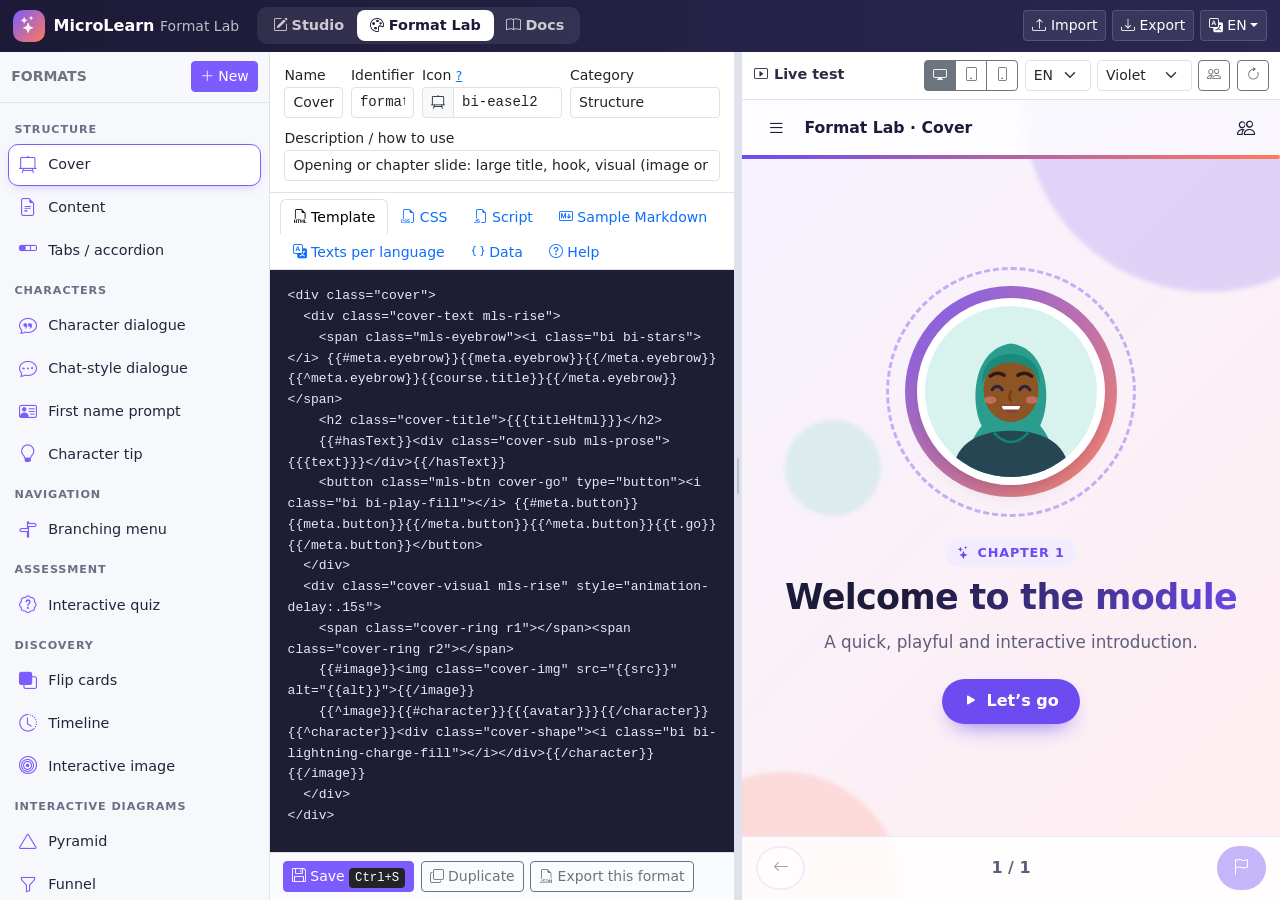
<file: lab.html>
<!doctype html>
<html lang="fr">
<head>
  <meta charset="utf-8">
  <meta name="viewport" content="width=device-width, initial-scale=1">
  <title>Format Lab — MicroLearn</title>
  <meta name="description" content="Design and test your own interactive slide formats (HTML, CSS, script) for MicroLearn Studio.">
  <meta property="og:title" content="Format Lab — MicroLearn">
  <meta property="og:description" content="Design and test your own interactive slide formats (HTML, CSS, script) for MicroLearn Studio.">
  <link rel="stylesheet" href="vendor/bootstrap/css/bootstrap.min.css">
  <link rel="stylesheet" href="vendor/bootstrap-icons/bootstrap-icons.min.css">
  <link rel="stylesheet" href="css/studio.css">
</head>
<body class="studio">

  <nav class="st-nav d-flex align-items-center">
    <a class="st-brand" href="index.html"><span class="logo"><i class="bi bi-stars"></i></span><span>MicroLearn <small class="st-hide-sm">Format Lab</small></span></a>
    <div class="st-spaces">
      <a href="index.html"><i class="bi bi-pencil-square"></i> <span class="st-hide-sm" data-i18n="c.studio"></span></a>
      <a href="lab.html" class="active"><i class="bi bi-palette"></i> <span class="st-hide-sm" data-i18n="c.lab"></span></a>
      <a href="docs/index.html"><i class="bi bi-book"></i> <span class="st-hide-sm" data-i18n="c.docs"></span></a>
    </div>
    <div class="st-actions">
      <button class="btn btn-sm btn-st" id="act-import" data-i18n-title="l.importTitle"><i class="bi bi-upload"></i> <span class="st-hide-sm" data-i18n="l.import"></span></button>
      <button class="btn btn-sm btn-st" id="act-export-all" data-i18n-title="l.exportAllTitle"><i class="bi bi-download"></i> <span class="st-hide-sm" data-i18n="l.exportAll"></span></button>
      <div id="lang-switch"></div>
    </div>
  </nav>

  <main class="lab-main" id="main">
    <!-- LISTE DES FORMATS -->
    <aside class="lab-side" data-i18n-aria="l.formats">
      <div class="lab-side-head">
        <strong class="me-auto small text-uppercase text-secondary" data-i18n="l.formats"></strong>
        <button class="btn btn-sm btn-accent" id="act-new"><i class="bi bi-plus-lg"></i> <span data-i18n="l.new"></span></button>
      </div>
      <div class="lab-list" id="list"></div>
    </aside>

    <!-- ÉDITION DU FORMAT -->
    <section class="lab-editor" data-i18n-aria="l.editAria">
      <div class="lab-meta">
        <div><label class="form-label small mb-0" for="f-name" data-i18n="l.name"></label><input class="form-control form-control-sm" id="f-name"></div>
        <div><label class="form-label small mb-0" for="f-id" data-i18n="l.id"></label><input class="form-control form-control-sm font-monospace" id="f-id" placeholder="format-…" data-i18n-title="l.idTitle"></div>
        <div><label class="form-label small mb-0" for="f-icon"><span data-i18n="l.icon"></span> <a href="#" id="icon-help" class="small">?</a></label>
          <div class="input-group input-group-sm"><span class="input-group-text"><i id="f-icon-preview" class="bi bi-square"></i></span><input class="form-control font-monospace" id="f-icon"></div></div>
        <div><label class="form-label small mb-0" for="f-category" data-i18n="l.category"></label><input class="form-control form-control-sm" id="f-category" list="cats">
          <datalist id="cats"><option>Structure</option><option>Personnages</option><option>Découverte</option><option>Évaluation</option></datalist></div>
        <div class="full"><label class="form-label small mb-0" for="f-description" data-i18n="l.description"></label><input class="form-control form-control-sm" id="f-description"></div>
      </div>
      <ul class="nav nav-tabs lab-tabs" role="tablist">
        <li class="nav-item"><button class="nav-link active" data-panel="template" role="tab"><i class="bi bi-filetype-html"></i> <span data-i18n="l.tabTemplate"></span></button></li>
        <li class="nav-item"><button class="nav-link" data-panel="css" role="tab"><i class="bi bi-filetype-css"></i> <span data-i18n="l.tabCss"></span></button></li>
        <li class="nav-item"><button class="nav-link" data-panel="js" role="tab"><i class="bi bi-filetype-js"></i> <span data-i18n="l.tabJs"></span></button></li>
        <li class="nav-item"><button class="nav-link" data-panel="sample" role="tab"><i class="bi bi-markdown"></i> <span data-i18n="l.tabSample"></span></button></li>
        <li class="nav-item"><button class="nav-link" data-panel="i18n" role="tab"><i class="bi bi-translate"></i> <span data-i18n="l.tabI18n"></span></button></li>
        <li class="nav-item"><button class="nav-link" data-panel="data" role="tab"><i class="bi bi-braces"></i> <span data-i18n="l.tabData"></span></button></li>
        <li class="nav-item"><button class="nav-link" data-panel="help" role="tab"><i class="bi bi-question-circle"></i> <span data-i18n="l.tabHelp"></span></button></li>
      </ul>
      <div class="lab-panels">
        <div class="lab-panel active" data-panel="template"><textarea class="st-code" id="f-template" spellcheck="false" data-i18n-aria="l.tabTemplate"></textarea></div>
        <div class="lab-panel" data-panel="css"><textarea class="st-code" id="f-css" spellcheck="false" data-i18n-aria="l.tabCss"></textarea></div>
        <div class="lab-panel" data-panel="js"><textarea class="st-code" id="f-js" spellcheck="false" data-i18n-aria="l.tabJs"></textarea></div>
        <div class="lab-panel" data-panel="sample"><textarea class="st-code light" id="f-sample" spellcheck="false" data-i18n-aria="l.tabSample"></textarea></div>
        <div class="lab-panel flex-column" data-panel="i18n">
          <p class="small text-secondary px-3 pt-2 mb-1" data-i18n="l.i18nNote"></p>
          <textarea class="st-code" id="f-i18n" spellcheck="false" data-i18n-aria="l.tabI18n"></textarea>
        </div>
        <div class="lab-panel" data-panel="data"><textarea class="st-code light" id="f-data" readonly data-i18n-aria="l.tabData"></textarea></div>
        <div class="lab-panel" data-panel="help"><div class="lab-help" id="help"></div></div>
      </div>
      <div class="lab-foot">
        <button class="btn btn-sm btn-accent" id="act-save"><i class="bi bi-floppy"></i> <span data-i18n="l.saveBtn"></span> <kbd class="small">Ctrl+S</kbd></button>
        <button class="btn btn-sm btn-outline-secondary" id="act-duplicate"><i class="bi bi-copy"></i> <span data-i18n="l.duplicate"></span></button>
        <button class="btn btn-sm btn-outline-secondary" id="act-export-one"><i class="bi bi-filetype-json"></i> <span data-i18n="l.exportOne"></span></button>
        <button class="btn btn-sm btn-outline-warning" id="act-reset"><i class="bi bi-arrow-counterclockwise"></i> <span data-i18n="l.reset"></span></button>
        <button class="btn btn-sm btn-outline-danger" id="act-delete"><i class="bi bi-trash"></i> <span data-i18n="l.delete"></span></button>
        <span class="lab-dirty ms-auto" id="dirty"></span>
      </div>
    </section>

    <div class="st-splitter" id="splitter" role="separator" aria-orientation="vertical" data-i18n-aria="c.resize" tabindex="0"></div>

    <!-- APERÇU -->
    <section class="st-pane st-pane-preview" data-i18n-aria="l.previewAria">
      <div class="st-pane-toolbar">
        <span class="st-pane-title"><i class="bi bi-play-btn"></i> <span data-i18n="l.liveTest"></span></span>
        <div class="btn-group btn-group-sm" role="group" data-i18n-aria="c.deviceGroup">
          <input type="radio" class="btn-check" name="device" id="dev-desktop" value="desktop" checked>
          <label class="btn btn-outline-secondary" for="dev-desktop" data-i18n-title="c.deviceDesktop"><i class="bi bi-display"></i></label>
          <input type="radio" class="btn-check" name="device" id="dev-tablet" value="tablet">
          <label class="btn btn-outline-secondary" for="dev-tablet" data-i18n-title="c.deviceTablet"><i class="bi bi-tablet"></i></label>
          <input type="radio" class="btn-check" name="device" id="dev-mobile" value="mobile">
          <label class="btn btn-outline-secondary" for="dev-mobile" data-i18n-title="c.deviceMobile"><i class="bi bi-phone"></i></label>
        </div>
        <select class="form-select form-select-sm w-auto" id="test-lang" data-i18n-aria="l.testLang" data-i18n-title="l.testLang"></select>
        <select class="form-select form-select-sm w-auto" id="theme" data-i18n-aria="l.testTheme">
          <option value="violet">Violet</option><option value="ocean">Ocean</option><option value="sunset">Sunset</option><option value="forest">Forest</option><option value="night">Night</option>
        </select>
        <button class="btn btn-sm btn-outline-secondary" id="act-cast" data-i18n-title="l.cast" data-i18n-aria="l.cast"><i class="bi bi-people"></i></button>
        <button class="btn btn-sm btn-outline-secondary" id="act-refresh" data-i18n-title="l.refresh" data-i18n-aria="l.refresh"><i class="bi bi-arrow-clockwise"></i></button>
      </div>
      <div class="st-preview-area" id="preview-area" data-device="desktop">
        <div class="st-device" id="device"><iframe id="preview" src="player.html" data-i18n-title="l.previewAria"></iframe></div>
        <span class="st-device-label" id="device-label"></span>
      </div>
    </section>
  </main>

  <div class="toast-container position-fixed bottom-0 end-0 p-3" id="toasts"></div>

  <script src="vendor/bootstrap/js/bootstrap.bundle.min.js"></script>
  <script src="vendor/marked/marked.min.js"></script>
  <script src="js/core/mls.js"></script>
  <script src="js/core/i18n.js"></script>
  <script src="js/studio/i18n-ui.js"></script>
  <script src="js/core/yaml.js"></script>
  <script src="js/core/template.js"></script>
  <script src="js/core/parser.js"></script>
  <script src="js/core/formats.js"></script>
  <script src="js/formats/title.js"></script>
  <script src="js/formats/content.js"></script>
  <script src="js/formats/dialogue.js"></script>
  <script src="js/formats/sms.js"></script>
  <script src="js/formats/prenom.js"></script>
  <script src="js/formats/menu.js"></script>
  <script src="js/formats/conseil.js"></script>
  <script src="js/formats/quiz.js"></script>
  <script src="js/formats/flashcards.js"></script>
  <script src="js/formats/timeline.js"></script>
  <script src="js/formats/hotspots.js"></script>
  <script src="js/formats/tabs.js"></script>
  <script src="js/formats/diagrams.js"></script>
  <script src="assets/characters/catalog.js"></script>
  <script src="js/studio/ui.js"></script>
  <script src="js/lab/help.js"></script>
  <script src="js/lab/lab.js"></script>
</body>
</html>
</file>
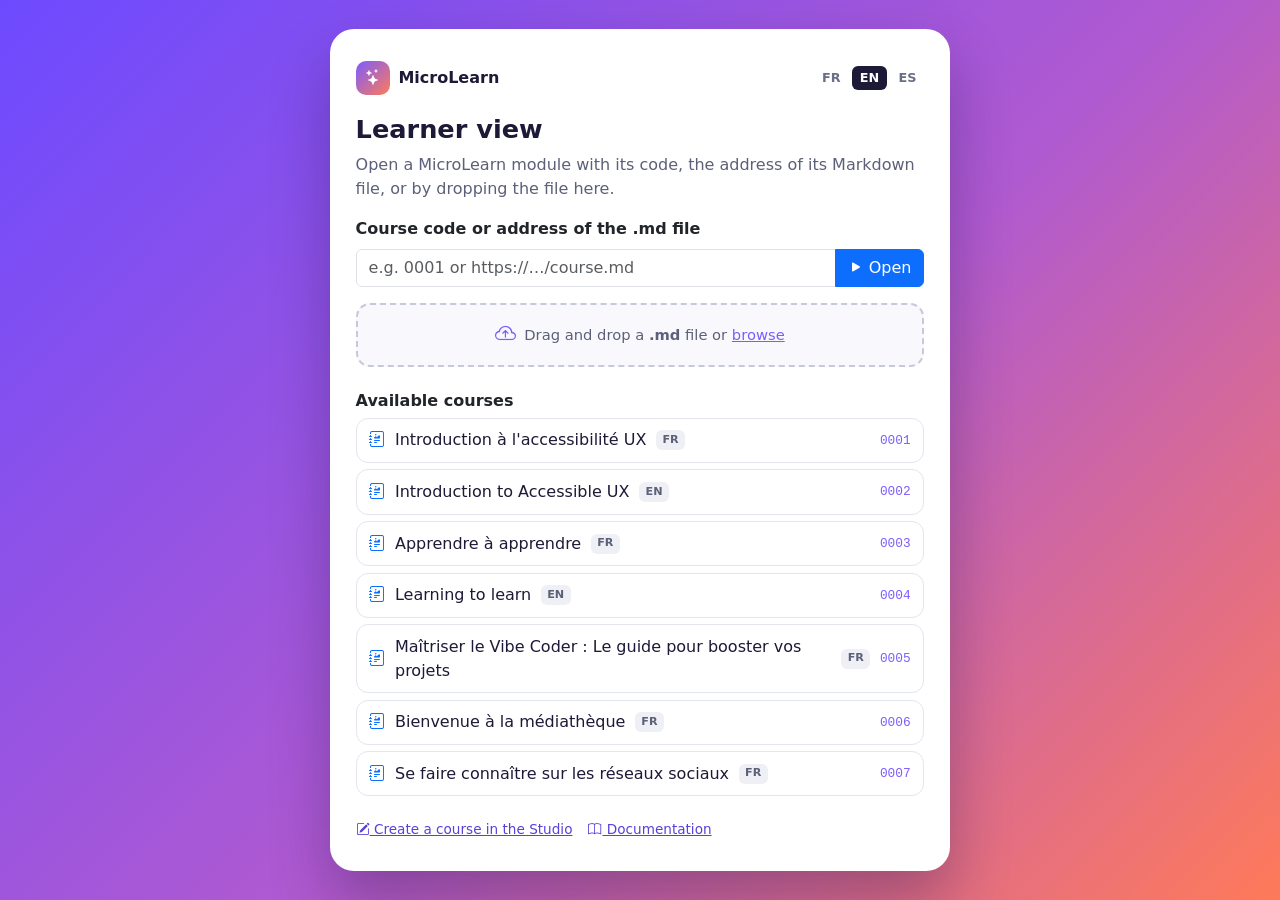
<file: view.html>
<!doctype html>
<html lang="fr">
<head>
  <meta charset="utf-8">
  <meta name="viewport" content="width=device-width, initial-scale=1">
  <title>MicroLearn</title>
  <meta name="description" content="MicroLearn learner view: open an interactive micro-learning module from a Markdown file, a link or a course code. Vue apprenant MicroLearn.">
  <meta property="og:title" content="MicroLearn">
  <meta property="og:description" content="Open an interactive micro-learning module from a Markdown file, a link or a course code.">
  <link rel="stylesheet" href="vendor/bootstrap/css/bootstrap.min.css">
  <link rel="stylesheet" href="vendor/bootstrap-icons/bootstrap-icons.min.css">
  <link rel="stylesheet" href="css/player.css">
  <style>
    .vw-home { min-height: 100vh; min-height: 100dvh; display: flex; align-items: center; justify-content: center; padding: 1.5rem 1rem;
      background: linear-gradient(135deg, #6d4aff 0%, #b05ad0 55%, #ff7a59 100%); font-family: system-ui, -apple-system, "Segoe UI", Roboto, sans-serif; }
    .vw-home[hidden] { display: none; }
    .vw-card { background: #fff; border-radius: 24px; box-shadow: 0 30px 60px rgba(20, 10, 60, .3); width: 100%; max-width: 620px; padding: 2rem 1.6rem; }
    .vw-brand { display: flex; align-items: center; gap: .55rem; font-weight: 800; color: #1c1a36; margin-bottom: 1.2rem; }
    .vw-brand .logo { width: 34px; height: 34px; border-radius: 10px; display: grid; place-items: center; color: #fff; background: linear-gradient(135deg, #7c5cff, #ff7a59); }
    .vw-brand .vw-lang { margin-left: auto; display: flex; gap: .2rem; }
    .vw-brand .vw-lang a { font-size: .8rem; font-weight: 700; color: #6b6f85; text-decoration: none; padding: .15rem .5rem; border-radius: 6px; }
    .vw-brand .vw-lang a[aria-current] { background: #1c1a36; color: #fff; }
    .vw-card h1 { font-size: 1.6rem; font-weight: 800; color: #1c1a36; }
    .vw-card .lead { font-size: 1rem; color: #5c6078; }
    .vw-drop { display: flex; align-items: center; justify-content: center; gap: .5rem; width: 100%; margin-top: 1rem; padding: .9rem; border: 2px dashed #c6c9da;
      border-radius: 14px; background: #f8f8fd; color: #5c6078; font-size: .92rem; }
    .vw-drop i { font-size: 1.3rem; color: #7c5cff; }
    .vw-drop u { color: #7c5cff; }
    .vw-drop:hover, .vw-drop:focus-visible, .vw-drop.is-over { border-color: #7c5cff; background: #f1edff; color: #3b2f86; }
    .vw-list { list-style: none; padding: 0; margin: .5rem 0 0; display: grid; gap: .4rem; }
    .vw-list a { display: flex; align-items: center; gap: .6rem; padding: .6rem .8rem; border: 1px solid #e3e5ef; border-radius: 12px; text-decoration: none; color: #1c1a36; }
    .vw-list a:hover, .vw-list a:focus-visible { border-color: #7c5cff; background: #f6f3ff; }
    .vw-list code { margin-left: auto; color: #7c5cff; font-size: .8rem; }
    .vw-list .vw-lng { font-size: .7rem; font-weight: 700; text-transform: uppercase; background: #eef0f6; color: #5c6078; border-radius: 6px; padding: .1rem .4rem; }
    .vw-foot { margin-top: 1.4rem; font-size: .85rem; color: #6b6f85; display: flex; flex-wrap: wrap; gap: .3rem 1rem; }
    .vw-foot a { color: #5b3fd6; }
    .vw-loading { min-height: 100vh; display: grid; place-items: center; color: #6b6f85; font-family: system-ui, sans-serif; }
    .vw-loading[hidden] { display: none; }
  </style>
</head>
<body class="mls-body">
  <div class="vw-loading" id="vw-loading" role="status"><div class="spinner-border text-secondary" aria-hidden="true"></div></div>
  <main class="vw-home" id="vw-home" hidden></main>
  <div id="player"></div>
  <noscript><p style="padding:2rem;font-family:sans-serif">MicroLearn nécessite JavaScript. · MicroLearn requires JavaScript.</p></noscript>

  <script src="vendor/marked/marked.min.js"></script>
  <script src="js/core/mls.js"></script>
  <script src="js/core/i18n.js"></script>
  <script src="js/core/yaml.js"></script>
  <script src="js/core/template.js"></script>
  <script src="js/core/parser.js"></script>
  <script src="js/core/scorm.js"></script>
  <script src="js/core/speech.js"></script>
  <script src="js/core/diagram.js"></script>
  <script src="js/core/player.js"></script>
  <script src="js/core/formats.js"></script>
  <script src="js/formats/title.js"></script>
  <script src="js/formats/content.js"></script>
  <script src="js/formats/dialogue.js"></script>
  <script src="js/formats/sms.js"></script>
  <script src="js/formats/prenom.js"></script>
  <script src="js/formats/menu.js"></script>
  <script src="js/formats/conseil.js"></script>
  <script src="js/formats/quiz.js"></script>
  <script src="js/formats/flashcards.js"></script>
  <script src="js/formats/timeline.js"></script>
  <script src="js/formats/hotspots.js"></script>
  <script src="js/formats/tabs.js"></script>
  <script src="js/formats/diagrams.js"></script>
  <script src="assets/characters/catalog.js"></script>
  <script src="js/core/share.js"></script>
  <script src="js/view.js"></script>
</body>
</html>
</file>
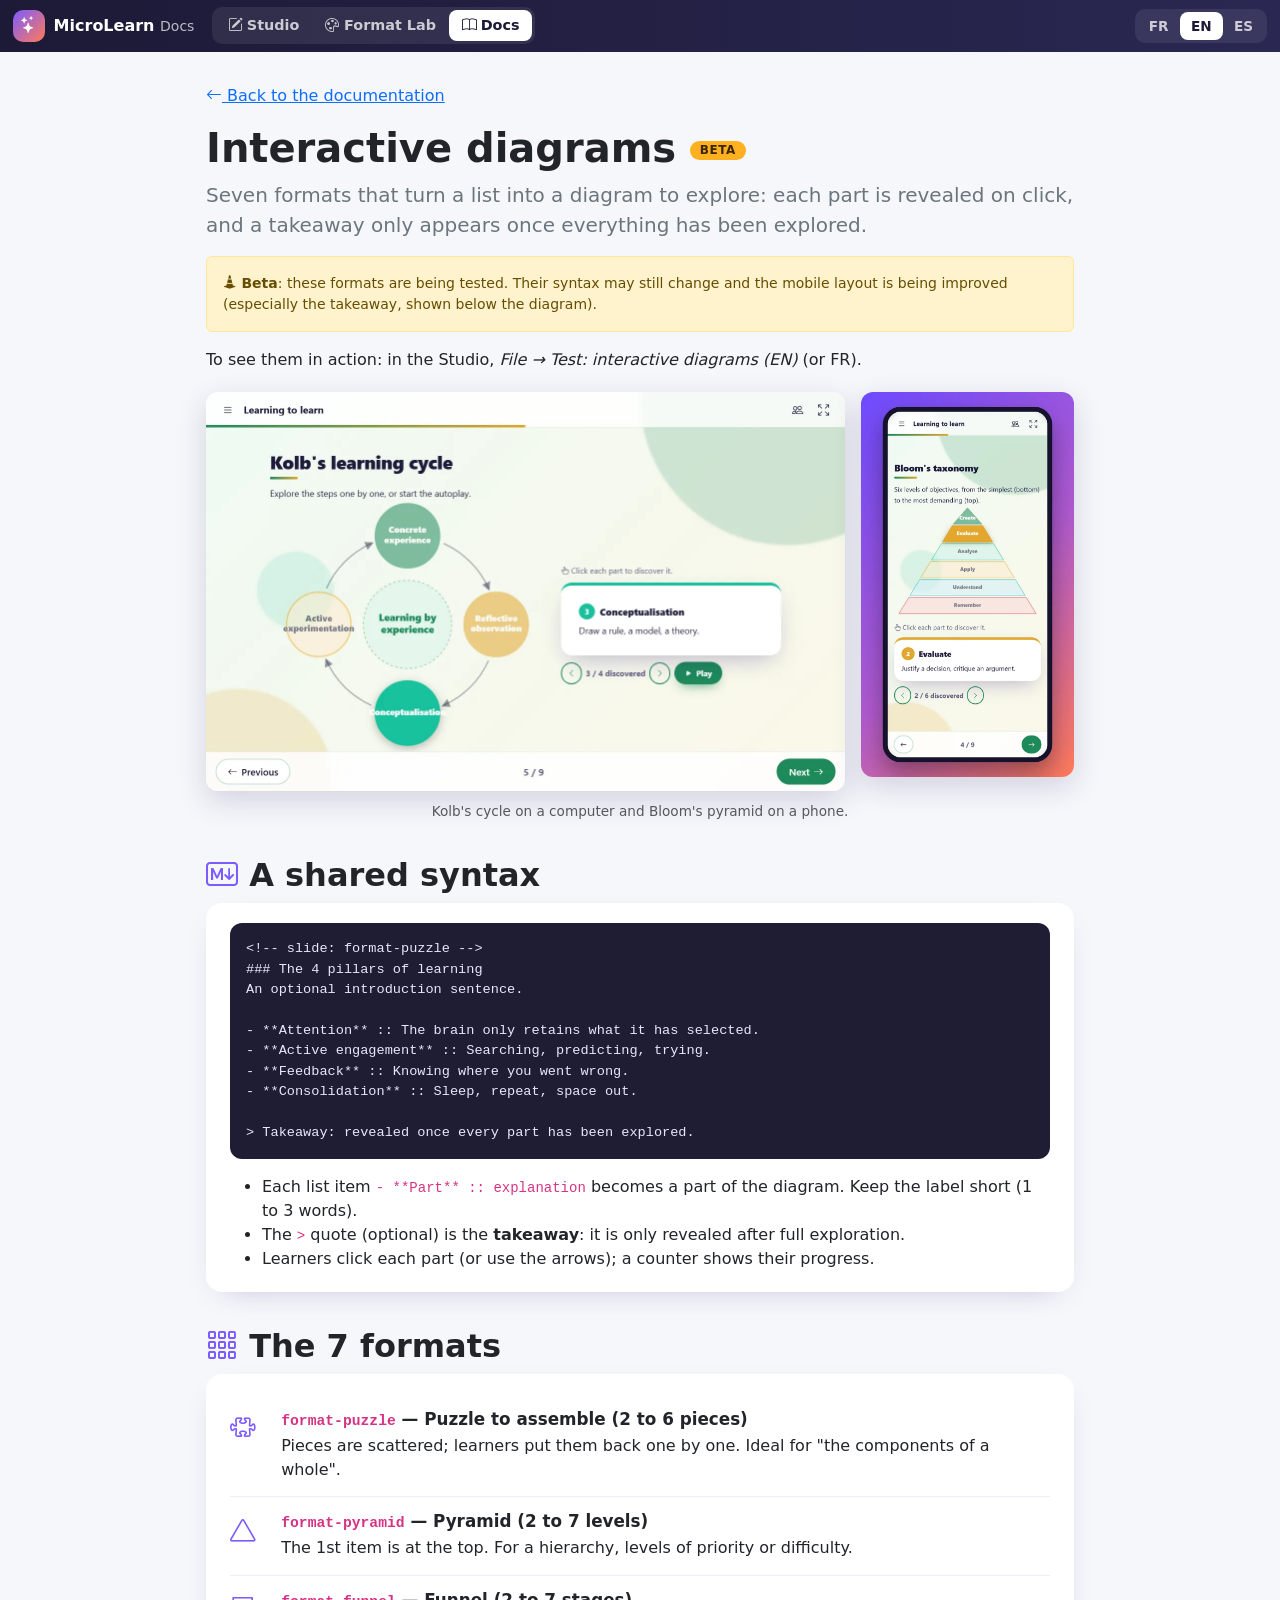
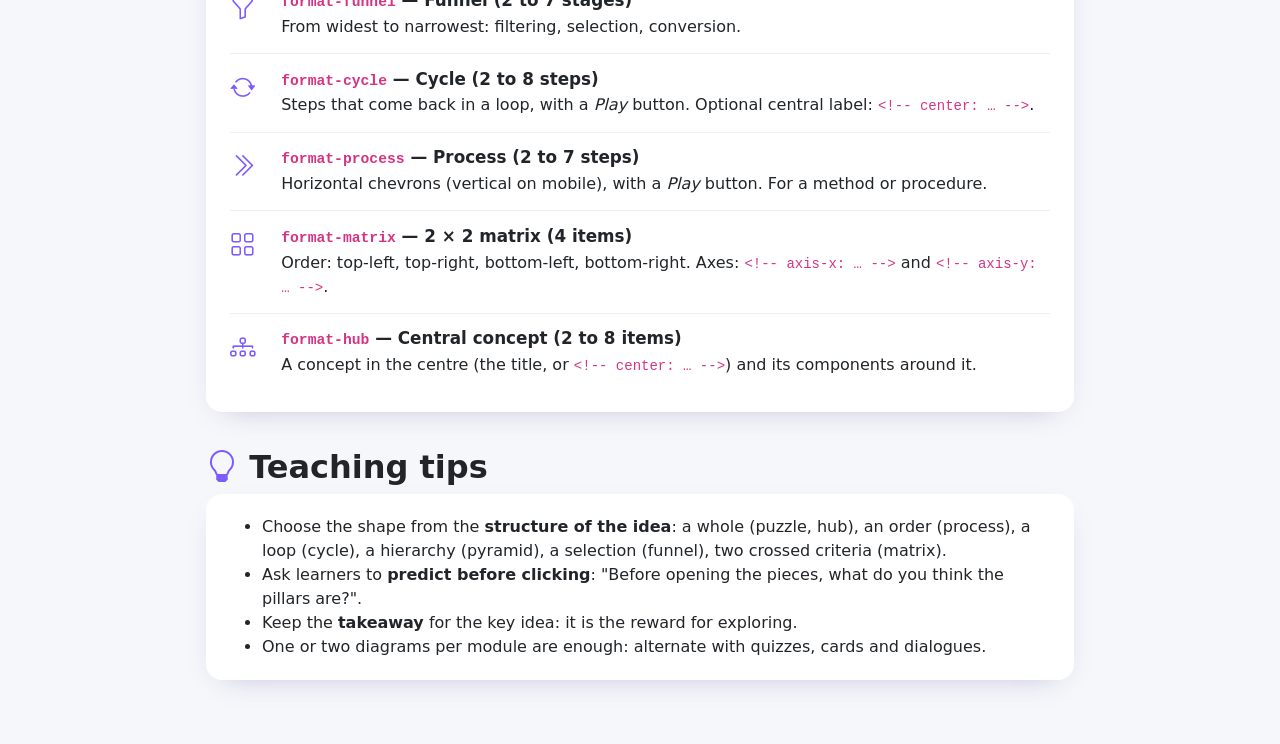
<file: docs/beta.html>
<!doctype html>
<html lang="fr">
<head>
  <meta charset="utf-8">
  <meta name="viewport" content="width=device-width, initial-scale=1">
  <title>Formats bêta — MicroLearn</title>
  <meta name="description" content="Interactive diagrams (beta) for MicroLearn: puzzle, pyramid, funnel, cycle, process, 2x2 matrix, central concept.">
  <meta property="og:title" content="Formats bêta — MicroLearn">
  <meta property="og:description" content="Interactive diagrams (beta) for MicroLearn: puzzle, pyramid, funnel, cycle, process, 2x2 matrix, central concept.">
  <link rel="stylesheet" href="../vendor/bootstrap/css/bootstrap.min.css">
  <link rel="stylesheet" href="../vendor/bootstrap-icons/bootstrap-icons.min.css">
  <link rel="stylesheet" href="../css/studio.css">
  <style>
    body.docs { background: #f6f7fb; overflow: auto; display: block; }
    .docs-main { max-width: 900px; margin: 0 auto; padding: 2rem 1rem 4rem; }
    .docs-main[hidden] { display: none; }
    .docs-main h2 { font-weight: 800; margin-top: 2.2rem; }
    .docs-main h2 i { color: var(--st-accent); }
    .docs-card { background: #fff; border-radius: 16px; padding: 1.3rem 1.5rem; box-shadow: 0 10px 30px -18px rgba(40, 20, 120, .35); }
    .docs-main pre { background: var(--st-code-bg); color: var(--st-code-ink); border-radius: 12px; padding: 1rem; font-size: .85rem; white-space: pre-wrap; }
    .beta { display: inline-block; background: #ffb020; color: #3b2600; font-weight: 800; font-size: .75rem; border-radius: 999px; padding: .15rem .6rem; vertical-align: middle; text-transform: uppercase; letter-spacing: .05em; }
    .fmt { display: grid; grid-template-columns: 2.2rem 1fr; gap: .2rem 1rem; padding: .9rem 0; border-top: 1px solid #eceef5; }
    .fmt:first-child { border-top: 0; }
    .fmt > i { font-size: 1.6rem; color: var(--st-accent); grid-row: span 2; }
    .fmt h3 { font-size: 1.05rem; font-weight: 800; margin: 0; }
    .fmt p { margin: 0; }
    .doc-lang { display: flex; background: rgba(255,255,255,.08); border-radius: 10px; padding: 3px; margin-left: auto; }
    .doc-lang button { border: 0; background: none; color: rgba(255,255,255,.75); padding: .25rem .7rem; border-radius: 8px; font-weight: 700; font-size: .85rem; }
    .doc-lang button[aria-pressed="true"] { background: #fff; color: var(--st-nav); }
    .docs-shot { margin: 1.25rem 0 0; }
    .docs-shot img { display: block; max-width: 100%; height: auto; border-radius: 12px; box-shadow: 0 10px 30px rgba(30, 20, 80, .16); }
    .docs-shot figcaption { font-size: .85rem; color: var(--bs-secondary-color); margin-top: .6rem; text-align: center; }
    .docs-shots { display: flex; gap: 1rem; align-items: flex-start; }
    .docs-shots .wide { flex: 3 1 0; min-width: 0; }
    .docs-shots .phone { flex: 1 1 0; min-width: 0; }
    @media (max-width: 575px) { .docs-shots { flex-direction: column; align-items: center; } .docs-shots .phone { max-width: 260px; } }
  </style>
</head>
<body class="docs">
  <nav class="st-nav d-flex align-items-center">
    <a class="st-brand" href="../index.html"><span class="logo"><i class="bi bi-stars"></i></span><span>MicroLearn <small>Docs</small></span></a>
    <div class="st-spaces">
      <a href="../index.html"><i class="bi bi-pencil-square"></i> <span class="st-hide-sm">Studio</span></a>
      <a href="../lab.html"><i class="bi bi-palette"></i> <span class="st-hide-sm">Format Lab</span></a>
      <a href="index.html" class="active"><i class="bi bi-book"></i> <span class="st-hide-sm">Docs</span></a>
    </div>
    <div class="doc-lang" role="group" aria-label="Langue / Language / Idioma">
      <button type="button" data-doc-lang="fr" lang="fr" aria-pressed="true">FR</button>
      <button type="button" data-doc-lang="en" lang="en" aria-pressed="false">EN</button>
      <button type="button" data-doc-lang="es" lang="es" aria-pressed="false" title="Español">ES</button>
    </div>
  </nav>

  <!-- ======================================================== FRANÇAIS -->
  <main class="docs-main" data-lang="fr" lang="fr">
    <p><a href="index.html"><i class="bi bi-arrow-left"></i> Retour à la documentation</a></p>
    <h1 class="fw-bold">Schémas interactifs <span class="beta">bêta</span></h1>
    <p class="lead text-secondary">Sept formats qui transforment une liste en schéma à explorer : chaque partie se découvre au clic, et une synthèse n'apparaît qu'une fois tout exploré.</p>
    <div class="alert alert-warning small"><i class="bi bi-cone-striped"></i> <strong>Version bêta</strong> : ces formats sont en test. Leur syntaxe pourrait encore évoluer et l'affichage sur mobile est en cours d'amélioration (notamment la synthèse, qui s'affiche sous le schéma).</div>
    <p>Pour les voir en action : dans le Studio, <em>Fichier → Test : schémas interactifs (FR)</em> (ou EN).</p>
    <figure class="docs-shot"><div class="docs-shots"><img class="wide" src="images/diagram-fr.webp" alt="Le cycle de Kolb : 3 étapes sur 4 explorées, le détail de l'étape choisie à droite" loading="lazy" width="1280" height="800"><img class="phone" src="images/mobile-diagram-fr.webp" alt="La pyramide de Bloom sur téléphone" loading="lazy" width="780" height="1410"></div><figcaption>Le cycle de Kolb sur ordinateur et la pyramide de Bloom sur téléphone.</figcaption></figure>

    <h2><i class="bi bi-markdown"></i> Une syntaxe commune</h2>
    <div class="docs-card">
<pre>&lt;!-- slide: format-puzzle --&gt;
### Les 4 piliers de l'apprentissage
Une phrase d'introduction (facultative).

- **Attention** :: Le cerveau ne retient que ce qu'il a sélectionné.
- **Engagement actif** :: Chercher, prédire, essayer.
- **Retour d'information** :: Savoir où l'on s'est trompé.
- **Consolidation** :: Dormir, répéter, espacer.

&gt; Synthèse : révélée quand toutes les parties ont été explorées.</pre>
      <ul class="mb-0">
        <li>Chaque élément de liste <code>- **Partie** :: explication</code> devient une partie du schéma. Le libellé doit rester court (1 à 3 mots).</li>
        <li>La citation <code>&gt;</code> (facultative) est la <strong>synthèse</strong> : elle ne se dévoile qu'après l'exploration complète.</li>
        <li>L'apprenant clique sur chaque partie (ou utilise les flèches) ; un compteur indique sa progression.</li>
      </ul>
    </div>

    <h2><i class="bi bi-grid-3x3-gap"></i> Les 7 formats</h2>
    <div class="docs-card">
      <div class="fmt"><i class="bi bi-puzzle"></i><h3><code>format-puzzle</code> — Puzzle à assembler (2 à 6 pièces)</h3><p>Les pièces sont dispersées ; l'apprenant les remet en place une à une. Idéal pour « les composantes d'un tout ».</p></div>
      <div class="fmt"><i class="bi bi-triangle"></i><h3><code>format-pyramid</code> — Pyramide (2 à 7 niveaux)</h3><p>Le 1<sup>er</sup> élément est au sommet. Pour une hiérarchie, des niveaux de priorité ou d'exigence.</p></div>
      <div class="fmt"><i class="bi bi-funnel"></i><h3><code>format-funnel</code> — Entonnoir (2 à 7 étapes)</h3><p>Du plus large au plus étroit : filtrage, sélection, conversion.</p></div>
      <div class="fmt"><i class="bi bi-arrow-repeat"></i><h3><code>format-cycle</code> — Cycle (2 à 8 étapes)</h3><p>Des étapes qui reviennent en boucle, avec un bouton <em>Lecture</em>. Libellé central facultatif : <code>&lt;!-- center: … --&gt;</code>.</p></div>
      <div class="fmt"><i class="bi bi-chevron-double-right"></i><h3><code>format-process</code> — Processus (2 à 7 étapes)</h3><p>Chevrons horizontaux (verticaux sur mobile), avec un bouton <em>Lecture</em>. Pour une méthode ou une procédure.</p></div>
      <div class="fmt"><i class="bi bi-grid"></i><h3><code>format-matrix</code> — Matrice 2 × 2 (4 éléments)</h3><p>Ordre : haut-gauche, haut-droite, bas-gauche, bas-droite. Axes : <code>&lt;!-- axis-x: … --&gt;</code> et <code>&lt;!-- axis-y: … --&gt;</code>.</p></div>
      <div class="fmt"><i class="bi bi-diagram-3"></i><h3><code>format-hub</code> — Concept central (2 à 8 éléments)</h3><p>Un concept au centre (le titre, ou <code>&lt;!-- center: … --&gt;</code>) et ses composantes autour.</p></div>
    </div>

    <h2><i class="bi bi-lightbulb"></i> Conseils pédagogiques</h2>
    <div class="docs-card">
      <ul class="mb-0">
        <li>Choisissez la forme selon la <strong>structure de l'idée</strong> : un tout (puzzle, hub), un ordre (processus), une boucle (cycle), une hiérarchie (pyramide), une sélection (entonnoir), deux critères croisés (matrice).</li>
        <li>Faites <strong>prédire avant de cliquer</strong> : « Avant d'ouvrir les pièces, à votre avis, quels sont les piliers ? ».</li>
        <li>Réservez la <strong>synthèse</strong> à l'idée à retenir : c'est la récompense de l'exploration.</li>
        <li>Un ou deux schémas par module suffisent : alternez avec quiz, cartes et dialogues.</li>
      </ul>
    </div>
  </main>

  <!-- ======================================================== ENGLISH -->
  <main class="docs-main" data-lang="en" lang="en" hidden>
    <p><a href="index.html"><i class="bi bi-arrow-left"></i> Back to the documentation</a></p>
    <h1 class="fw-bold">Interactive diagrams <span class="beta">beta</span></h1>
    <p class="lead text-secondary">Seven formats that turn a list into a diagram to explore: each part is revealed on click, and a takeaway only appears once everything has been explored.</p>
    <div class="alert alert-warning small"><i class="bi bi-cone-striped"></i> <strong>Beta</strong>: these formats are being tested. Their syntax may still change and the mobile layout is being improved (especially the takeaway, shown below the diagram).</div>
    <p>To see them in action: in the Studio, <em>File → Test: interactive diagrams (EN)</em> (or FR).</p>
    <figure class="docs-shot"><div class="docs-shots"><img class="wide" src="images/diagram-en.webp" alt="Kolb's learning cycle: 3 of 4 steps explored, the selected step's detail on the right" loading="lazy" width="1280" height="800"><img class="phone" src="images/mobile-diagram-en.webp" alt="Bloom's taxonomy pyramid on a phone" loading="lazy" width="780" height="1410"></div><figcaption>Kolb's cycle on a computer and Bloom's pyramid on a phone.</figcaption></figure>

    <h2><i class="bi bi-markdown"></i> A shared syntax</h2>
    <div class="docs-card">
<pre>&lt;!-- slide: format-puzzle --&gt;
### The 4 pillars of learning
An optional introduction sentence.

- **Attention** :: The brain only retains what it has selected.
- **Active engagement** :: Searching, predicting, trying.
- **Feedback** :: Knowing where you went wrong.
- **Consolidation** :: Sleep, repeat, space out.

&gt; Takeaway: revealed once every part has been explored.</pre>
      <ul class="mb-0">
        <li>Each list item <code>- **Part** :: explanation</code> becomes a part of the diagram. Keep the label short (1 to 3 words).</li>
        <li>The <code>&gt;</code> quote (optional) is the <strong>takeaway</strong>: it is only revealed after full exploration.</li>
        <li>Learners click each part (or use the arrows); a counter shows their progress.</li>
      </ul>
    </div>

    <h2><i class="bi bi-grid-3x3-gap"></i> The 7 formats</h2>
    <div class="docs-card">
      <div class="fmt"><i class="bi bi-puzzle"></i><h3><code>format-puzzle</code> — Puzzle to assemble (2 to 6 pieces)</h3><p>Pieces are scattered; learners put them back one by one. Ideal for "the components of a whole".</p></div>
      <div class="fmt"><i class="bi bi-triangle"></i><h3><code>format-pyramid</code> — Pyramid (2 to 7 levels)</h3><p>The 1st item is at the top. For a hierarchy, levels of priority or difficulty.</p></div>
      <div class="fmt"><i class="bi bi-funnel"></i><h3><code>format-funnel</code> — Funnel (2 to 7 stages)</h3><p>From widest to narrowest: filtering, selection, conversion.</p></div>
      <div class="fmt"><i class="bi bi-arrow-repeat"></i><h3><code>format-cycle</code> — Cycle (2 to 8 steps)</h3><p>Steps that come back in a loop, with a <em>Play</em> button. Optional central label: <code>&lt;!-- center: … --&gt;</code>.</p></div>
      <div class="fmt"><i class="bi bi-chevron-double-right"></i><h3><code>format-process</code> — Process (2 to 7 steps)</h3><p>Horizontal chevrons (vertical on mobile), with a <em>Play</em> button. For a method or procedure.</p></div>
      <div class="fmt"><i class="bi bi-grid"></i><h3><code>format-matrix</code> — 2 × 2 matrix (4 items)</h3><p>Order: top-left, top-right, bottom-left, bottom-right. Axes: <code>&lt;!-- axis-x: … --&gt;</code> and <code>&lt;!-- axis-y: … --&gt;</code>.</p></div>
      <div class="fmt"><i class="bi bi-diagram-3"></i><h3><code>format-hub</code> — Central concept (2 to 8 items)</h3><p>A concept in the centre (the title, or <code>&lt;!-- center: … --&gt;</code>) and its components around it.</p></div>
    </div>

    <h2><i class="bi bi-lightbulb"></i> Teaching tips</h2>
    <div class="docs-card">
      <ul class="mb-0">
        <li>Choose the shape from the <strong>structure of the idea</strong>: a whole (puzzle, hub), an order (process), a loop (cycle), a hierarchy (pyramid), a selection (funnel), two crossed criteria (matrix).</li>
        <li>Ask learners to <strong>predict before clicking</strong>: "Before opening the pieces, what do you think the pillars are?".</li>
        <li>Keep the <strong>takeaway</strong> for the key idea: it is the reward for exploring.</li>
        <li>One or two diagrams per module are enough: alternate with quizzes, cards and dialogues.</li>
      </ul>
    </div>
  </main>

  <!-- ======================================================== ESPAÑOL -->
  <main class="docs-main" data-lang="es" lang="es" hidden>
    <p><a href="index.html?lang=es"><i class="bi bi-arrow-left"></i> Volver a la documentación</a></p>
    <h1 class="fw-bold">Esquemas interactivos <span class="beta">beta</span></h1>
    <p class="lead text-secondary">Siete formatos que convierten una lista en un esquema para explorar: cada parte se descubre al hacer clic, y una síntesis solo aparece cuando se ha explorado todo.</p>
    <div class="alert alert-warning small"><i class="bi bi-cone-striped"></i> <strong>Versión beta</strong>: estos formatos están en pruebas. Su sintaxis aún puede cambiar y la visualización en móviles se está mejorando (sobre todo la síntesis, que aparece debajo del esquema).</div>
    <p>Para verlos en acción: en el Studio, <em>Archivo → Prueba: esquemas interactivos (FR)</em> (o EN).</p>
    <figure class="docs-shot"><div class="docs-shots"><img class="wide" src="images/diagram-es.webp" alt="El ciclo de aprendizaje de Kolb: 3 de 4 etapas exploradas, el detalle de la etapa elegida a la derecha" loading="lazy" width="1280" height="800"><img class="phone" src="images/mobile-diagram-en.webp" alt="La pirámide de Bloom en un móvil" loading="lazy" width="780" height="1410"></div><figcaption>El ciclo de Kolb en un ordenador y la pirámide de Bloom en un móvil.</figcaption></figure>

    <h2><i class="bi bi-markdown"></i> Una sintaxis común</h2>
    <div class="docs-card">
<pre>&lt;!-- slide: format-puzzle --&gt;
### Los 4 pilares del aprendizaje
Una frase de introducción (opcional).

- **Atención** :: El cerebro solo retiene lo que ha seleccionado.
- **Implicación activa** :: Buscar, predecir, probar.
- **Retroalimentación** :: Saber en qué te has equivocado.
- **Consolidación** :: Dormir, repetir, espaciar.

&gt; Síntesis: se revela cuando se han explorado todas las partes.</pre>
      <ul class="mb-0">
        <li>Cada elemento de lista <code>- **Parte** :: explicación</code> se convierte en una parte del esquema. La etiqueta debe ser corta (de 1 a 3 palabras).</li>
        <li>La cita <code>&gt;</code> (opcional) es la <strong>síntesis</strong>: solo se desvela tras la exploración completa.</li>
        <li>El alumnado hace clic en cada parte (o usa las flechas); un contador indica su progreso.</li>
      </ul>
    </div>

    <h2><i class="bi bi-grid-3x3-gap"></i> Los 7 formatos</h2>
    <div class="docs-card">
      <div class="fmt"><i class="bi bi-puzzle"></i><h3><code>format-puzzle</code> — Puzle para montar (de 2 a 6 piezas)</h3><p>Las piezas están dispersas; el alumnado las vuelve a colocar una a una. Ideal para «los componentes de un todo».</p></div>
      <div class="fmt"><i class="bi bi-triangle"></i><h3><code>format-pyramid</code> — Pirámide (de 2 a 7 niveles)</h3><p>El 1.<sup>er</sup> elemento está en la cima. Para una jerarquía o niveles de prioridad o de exigencia.</p></div>
      <div class="fmt"><i class="bi bi-funnel"></i><h3><code>format-funnel</code> — Embudo (de 2 a 7 etapas)</h3><p>Del más ancho al más estrecho: filtrado, selección, conversión.</p></div>
      <div class="fmt"><i class="bi bi-arrow-repeat"></i><h3><code>format-cycle</code> — Ciclo (de 2 a 8 etapas)</h3><p>Etapas que se repiten en bucle, con un botón <em>Reproducir</em>. Etiqueta central opcional: <code>&lt;!-- center: … --&gt;</code>.</p></div>
      <div class="fmt"><i class="bi bi-chevron-double-right"></i><h3><code>format-process</code> — Proceso (de 2 a 7 etapas)</h3><p>Flechas horizontales (verticales en móviles), con un botón <em>Reproducir</em>. Para un método o un procedimiento.</p></div>
      <div class="fmt"><i class="bi bi-grid"></i><h3><code>format-matrix</code> — Matriz 2 × 2 (4 elementos)</h3><p>Orden: arriba a la izquierda, arriba a la derecha, abajo a la izquierda, abajo a la derecha. Ejes: <code>&lt;!-- axis-x: … --&gt;</code> y <code>&lt;!-- axis-y: … --&gt;</code>.</p></div>
      <div class="fmt"><i class="bi bi-diagram-3"></i><h3><code>format-hub</code> — Concepto central (de 2 a 8 elementos)</h3><p>Un concepto en el centro (el título, o <code>&lt;!-- center: … --&gt;</code>) y sus componentes alrededor.</p></div>
    </div>

    <h2><i class="bi bi-lightbulb"></i> Consejos pedagógicos</h2>
    <div class="docs-card">
      <ul class="mb-0">
        <li>Elige la forma según la <strong>estructura de la idea</strong>: un todo (puzle, concepto central), un orden (proceso), un bucle (ciclo), una jerarquía (pirámide), una selección (embudo), dos criterios cruzados (matriz).</li>
        <li>Pide que <strong>predigan antes de hacer clic</strong>: «Antes de abrir las piezas, ¿cuáles crees que son los pilares?».</li>
        <li>Reserva la <strong>síntesis</strong> para la idea clave: es la recompensa por explorar.</li>
        <li>Con uno o dos esquemas por módulo basta: altérnalos con cuestionarios, tarjetas y diálogos.</li>
      </ul>
    </div>
  </main>

  <script>
    (function () {
      function stored() { try { return JSON.parse(localStorage.getItem('mls.ui.lang')); } catch (e) { return null; } }
      function show(lang, save) {
        document.documentElement.lang = lang;
        document.querySelectorAll('.docs-main').forEach(function (m) { m.hidden = m.getAttribute('data-lang') !== lang; });
        document.querySelectorAll('[data-doc-lang]').forEach(function (b) { b.setAttribute('aria-pressed', b.getAttribute('data-doc-lang') === lang); });
        if (save) { try { localStorage.setItem('mls.ui.lang', JSON.stringify(lang)); } catch (e) { /* ignore */ } }
      }
      document.querySelectorAll('[data-doc-lang]').forEach(function (b) {
        b.addEventListener('click', function () { show(b.getAttribute('data-doc-lang'), true); });
      });
      var q = new URLSearchParams(location.search).get('lang');
      var nav = navigator.language || '';
      var lang = q || stored() || (/^fr/i.test(nav) ? 'fr' : /^es/i.test(nav) ? 'es' : 'en');
      show(lang === 'en' || lang === 'es' ? lang : 'fr', false);
    })();
  </script>
</body>
</html>
</file>
<file: css/studio.css>
/* ==========================================================================
   MicroLearn — interface du Studio et du Format Lab
   ========================================================================== */
:root {
  --st-nav: #1c1a36;
  --st-nav-2: #2a2752;
  --st-accent: #7c5cff;
  --st-bg: #eef0f6;
  --st-pane: #ffffff;
  --st-border: #dfe2ec;
  --st-muted: #6b6f85;
  --st-code-bg: #1e1d33;
  --st-code-ink: #e8e6ff;
}
html, body { height: 100%; }
body.studio { display: flex; flex-direction: column; background: var(--st-bg); overflow: hidden; }

/* Barre de navigation */
.st-nav { background: linear-gradient(90deg, var(--st-nav), var(--st-nav-2)); color: #fff; padding: .45rem .8rem; gap: .5rem; flex-wrap: nowrap; }
.st-brand { display: flex; align-items: center; gap: .55rem; font-weight: 800; color: #fff; text-decoration: none; white-space: nowrap; }
.st-brand .logo { width: 32px; height: 32px; border-radius: 10px; display: grid; place-items: center;
  background: linear-gradient(135deg, #7c5cff, #ff7a59); font-size: 1.05rem; }
.st-brand small { font-weight: 500; opacity: .7; }
.st-spaces { display: flex; background: rgba(255,255,255,.08); border-radius: 10px; padding: 3px; margin-left: .6rem; }
.st-spaces a { color: rgba(255,255,255,.75); text-decoration: none; padding: .3rem .8rem; border-radius: 8px; font-size: .9rem; font-weight: 600; white-space: nowrap; }
.st-spaces a.active { background: #fff; color: var(--st-nav); }
.st-spaces a:not(.active):hover { color: #fff; background: rgba(255,255,255,.1); }
.st-actions { margin-left: auto; display: flex; gap: .35rem; align-items: center; }
.st-actions .btn { white-space: nowrap; }
.btn-st { --bs-btn-color: #fff; --bs-btn-bg: rgba(255,255,255,.08); --bs-btn-border-color: rgba(255,255,255,.15);
  --bs-btn-hover-color: #fff; --bs-btn-hover-bg: rgba(255,255,255,.18); --bs-btn-hover-border-color: rgba(255,255,255,.3);
  --bs-btn-active-bg: rgba(255,255,255,.25); --bs-btn-active-color: #fff; }
.btn-accent { --bs-btn-color: #fff; --bs-btn-bg: var(--st-accent); --bs-btn-border-color: var(--st-accent);
  --bs-btn-hover-bg: #6a48f5; --bs-btn-hover-border-color: #6a48f5; --bs-btn-hover-color: #fff; --bs-btn-active-bg: #5b3ae6; --bs-btn-active-color: #fff; }

/* Mise en page principale */
.st-main { flex: 1; min-height: 0; display: grid; grid-template-columns: var(--left, 44%) 8px 1fr; }
.st-pane { min-width: 0; min-height: 0; display: flex; flex-direction: column; background: var(--st-pane); }
.st-pane-toolbar { display: flex; align-items: center; gap: .4rem; padding: .45rem .7rem; border-bottom: 1px solid var(--st-border); flex-wrap: wrap; min-height: 48px; }
.st-pane-title { font-weight: 700; font-size: .9rem; display: flex; align-items: center; gap: .4rem; margin-right: auto; color: #2b2d42; }
.st-splitter { background: var(--st-border); cursor: col-resize; position: relative; }
.st-splitter::after { content: ""; position: absolute; left: 3px; top: 50%; width: 2px; height: 36px; margin-top: -18px; background: #b9bdd0; border-radius: 2px; }
.st-splitter:hover, .st-splitter:focus { background: #cfd3e3; outline: none; }

/* Éditeur */
.st-editor-wrap { position: relative; flex: 1; min-height: 0; display: flex; }
/* Zone de dépôt d'un fichier .md */
.st-drop { display: flex; align-items: center; justify-content: center; gap: .45rem; margin: .45rem .7rem; padding: .4rem .7rem;
  border: 1.5px dashed #c6c9da; border-radius: 10px; background: #f8f8fd; color: var(--st-muted); font-size: .82rem; line-height: 1.3; }
.st-drop i { font-size: 1.05rem; color: var(--st-accent); }
.st-drop u { color: var(--st-accent); text-underline-offset: 2px; }
.st-drop:hover, .st-drop:focus-visible, .st-drop.is-over { border-color: var(--st-accent); background: #f1edff; color: #3b2f86; }
.st-drop-overlay { position: absolute; inset: 0; z-index: 3; display: flex; flex-direction: column; align-items: center; justify-content: center; gap: .5rem;
  background: rgba(124, 92, 255, .9); color: #fff; font-weight: 700; font-size: 1.05rem; border: 3px dashed #fff; border-radius: 6px; pointer-events: none; }
.st-drop-overlay i { font-size: 2.6rem; }
.st-drop-overlay[hidden] { display: none; }
.st-code {
  flex: 1; width: 100%; border: 0; resize: none; outline: none; padding: 1rem 1.1rem;
  font: 14px/1.6 ui-monospace, SFMono-Regular, Menlo, Consolas, "Liberation Mono", monospace;
  background: var(--st-code-bg); color: var(--st-code-ink); caret-color: #ffb703; tab-size: 2;
}
.st-code::selection { background: rgba(124, 92, 255, .45); }
.st-code.light { background: #fbfbfe; color: #24243a; }
.st-status { display: flex; gap: .8rem; align-items: center; padding: .35rem .8rem; font-size: .8rem; color: var(--st-muted);
  border-top: 1px solid var(--st-border); background: #fafbfe; flex-wrap: wrap; }
.st-status .ok { color: #16a34a; }
.st-diag { max-height: 140px; overflow: auto; border-top: 1px solid var(--st-border); font-size: .82rem; }
.st-diag:empty { display: none; }
.st-diag button { display: flex; gap: .5rem; width: 100%; text-align: left; border: 0; background: #fff8e6; color: #7a4d00; padding: .35rem .8rem;
  border-bottom: 1px solid #f5e6bf; }
.st-diag button:hover { background: #fff0c7; }

/* Menu d'insertion de formats */
.st-format-menu { width: 340px; max-height: 70vh; overflow: auto; }
.st-format-menu .dropdown-item { white-space: normal; display: flex; gap: .7rem; align-items: flex-start; padding: .5rem .8rem; }
.st-format-menu .dropdown-item i { font-size: 1.2rem; color: var(--st-accent); margin-top: .1rem; }
.st-format-menu .dropdown-item small { display: block; color: var(--st-muted); line-height: 1.3; }

/* Aperçu */
.st-preview-area { flex: 1; min-height: 0; position: relative; overflow: hidden;
  background: radial-gradient(circle at 20% 10%, #f4f1ff, #e4e7f2); display: flex; align-items: center; justify-content: center; }
.st-device { background: #fff; transform-origin: center center; flex: none; }
.st-device iframe { display: block; width: 100%; height: 100%; border: 0; background: #fff; }
.st-preview-area[data-device="desktop"] .st-device { position: absolute; inset: 0; width: auto !important; height: auto !important; transform: none !important; }
.st-preview-area[data-device="mobile"] .st-device,
.st-preview-area[data-device="tablet"] .st-device { border: 12px solid #15142a; border-radius: 38px; box-shadow: 0 30px 60px -20px rgba(20, 10, 60, .55); overflow: hidden; box-sizing: content-box; }
.st-preview-area[data-device="tablet"] .st-device { border-radius: 26px; }
.st-device-label { position: absolute; bottom: 8px; left: 50%; transform: translateX(-50%); font-size: .75rem; color: var(--st-muted); }

/* Historique des versions */
.st-version { border: 1px solid var(--st-border); border-radius: 12px; padding: .7rem .8rem; margin-bottom: .6rem; background: #fff; }
.st-version.current { border-color: var(--st-accent); box-shadow: 0 0 0 2px rgba(124,92,255,.15); }
.st-version .meta { font-size: .78rem; color: var(--st-muted); }
.st-version .diff-add { color: #16a34a; } .st-version .diff-del { color: #dc2626; }

/* Onglets mobiles du Studio */
.st-mobile-tabs { display: none; }
@media (max-width: 991.98px) {
  .st-main { grid-template-columns: 1fr; }
  .st-splitter { display: none; }
  .st-main[data-view="edit"] .st-pane-preview { display: none; }
  .st-main[data-view="preview"] .st-pane-editor { display: none; }
  .st-mobile-tabs { display: flex; background: var(--st-nav-2); padding: 0 .5rem .45rem; gap: .3rem; }
  .st-mobile-tabs button { flex: 1; border: 0; border-radius: 8px; padding: .35rem; background: rgba(255,255,255,.08); color: #fff; font-weight: 600; }
  .st-mobile-tabs button.active { background: #fff; color: var(--st-nav); }
  .st-hide-sm { display: none !important; }
}

/* ---------------------- Format Lab ---------------------- */
.lab-main { flex: 1; min-height: 0; display: grid; grid-template-columns: 270px minmax(0, 1fr) 8px minmax(0, var(--right, 42%)); }
.lab-side { background: #f7f8fc; border-right: 1px solid var(--st-border); display: flex; flex-direction: column; min-height: 0; }
.lab-side-head { display: flex; align-items: center; gap: .3rem; padding: .6rem .7rem; border-bottom: 1px solid var(--st-border); }
.lab-list { overflow: auto; flex: 1; padding: .5rem; }
.lab-cat { font-size: .7rem; text-transform: uppercase; letter-spacing: .08em; color: var(--st-muted); font-weight: 800; margin: .7rem .4rem .3rem; }
.lab-item { width: 100%; display: flex; gap: .6rem; align-items: center; text-align: left; border: 1px solid transparent; background: none;
  padding: .45rem .55rem; border-radius: 10px; font-size: .9rem; color: #24243a; }
.lab-item i.ico { font-size: 1.1rem; color: var(--st-accent); width: 1.3rem; text-align: center; }
.lab-item:hover { background: #eceefa; }
.lab-item.active { background: #fff; border-color: var(--st-accent); box-shadow: 0 4px 12px -6px rgba(124,92,255,.5); }
.lab-item .badge { margin-left: auto; font-weight: 600; }
.lab-editor { display: flex; flex-direction: column; min-height: 0; min-width: 0; background: #fff; }
.lab-meta { padding: .7rem .9rem; border-bottom: 1px solid var(--st-border); display: grid; grid-template-columns: 1fr 1fr 140px 150px; gap: .5rem; }
.lab-meta .full { grid-column: 1 / -1; }
.lab-tabs { padding: .4rem .6rem 0; border-bottom: 1px solid var(--st-border); }
.lab-tabs .nav-link { padding: .4rem .75rem; font-size: .88rem; }
.lab-panels { flex: 1; min-height: 0; display: flex; }
.lab-panel { flex: 1; display: none; min-height: 0; }
.lab-panel.active { display: flex; }
.lab-panel .st-code { font-size: 13px; }
.lab-help { overflow: auto; padding: 1rem 1.2rem; font-size: .9rem; }
.lab-help code { background: #f0edff; color: #5b3ae6; padding: .05em .3em; border-radius: 4px; }
.lab-help pre { background: var(--st-code-bg); color: var(--st-code-ink); padding: .8rem; border-radius: 10px; font-size: .8rem; }
.lab-help table { font-size: .84rem; }
.lab-foot { display: flex; gap: .4rem; align-items: center; padding: .5rem .8rem; border-top: 1px solid var(--st-border); background: #fafbfe; flex-wrap: wrap; }
.lab-dirty { font-size: .8rem; color: #b45309; }
@media (max-width: 1199.98px) {
  .lab-main { grid-template-columns: 220px minmax(0, 1fr); grid-template-rows: minmax(0, 1fr) minmax(0, 45%); }
  .lab-main .st-splitter { display: none; }
  .lab-main .st-pane-preview { grid-column: 1 / -1; border-top: 1px solid var(--st-border); }
  .lab-meta { grid-template-columns: 1fr 1fr; }
}
@media (max-width: 767.98px) {
  .lab-main { grid-template-columns: 1fr; grid-template-rows: auto minmax(0, 1fr) minmax(0, 50%); }
  .lab-side { max-height: 160px; border-right: 0; border-bottom: 1px solid var(--st-border); }
}
</file>
<file: css/player.css>
/* ==========================================================================
   MicroLearn Player — habillage commun à toutes les slides
   Les styles propres à chaque format sont injectés depuis leur définition
   (préfixe :scope -> .mls-slide[data-format="…"]).
   ========================================================================== */

html, body { height: 100%; margin: 0; }
body.mls-body { background: #f4f2ff; overflow: hidden; }

.mls-player {
  --mls-primary: #6c4cf1;
  --mls-secondary: #ff7a59;
  --mls-accent: #18c29c;
  --mls-warn: #ffb020;
  --mls-danger: #e5484d;
  --mls-ink: #1d1b3a;
  --mls-muted: #5f5d7e;
  --mls-surface: #ffffff;
  --mls-soft: #f1edff;
  --mls-bg1: #f6f3ff;
  --mls-bg2: #ffeef0;
  --mls-radius: 22px;
  --mls-shadow: 0 18px 50px -18px rgba(40, 20, 120, .35);
  position: relative;
  height: 100%;
  display: grid;
  grid-template-rows: auto 1fr auto;
  grid-template-columns: minmax(0, 1fr);
  color: var(--mls-ink);
  background: linear-gradient(135deg, var(--mls-bg1), var(--mls-bg2));
  font-family: system-ui, -apple-system, "Segoe UI", Roboto, "Helvetica Neue", Arial, sans-serif;
  overflow: hidden;
  isolation: isolate;
}
.mls-theme-ocean  { --mls-primary: #0f7bd8; --mls-secondary: #12b5cb; --mls-bg1: #eef7ff; --mls-bg2: #e8fbf8; --mls-soft: #e6f2ff; }
.mls-theme-sunset { --mls-primary: #e0457b; --mls-secondary: #ff9f1c; --mls-bg1: #fff3ec; --mls-bg2: #ffe9f1; --mls-soft: #ffeaf1; }
.mls-theme-forest { --mls-primary: #1f8a5b; --mls-secondary: #e3a72f; --mls-bg1: #effaf3; --mls-bg2: #fbf7e8; --mls-soft: #e5f6ec; }
.mls-theme-night  { --mls-primary: #8b7bff; --mls-secondary: #ff8fab; --mls-ink: #eceaff; --mls-muted: #b7b3dc; --mls-surface: #24213f;
                    --mls-soft: #2f2b52; --mls-bg1: #15132b; --mls-bg2: #221a3a; }

/* Couleur propre au cours (color / accent dans l'en-tête) : fonds, texte et ombres en dérivent */
.mls-player.mls-custom-color {
  --mls-soft: color-mix(in srgb, var(--mls-primary) 11%, #fff);
  --mls-bg1: color-mix(in srgb, var(--mls-primary) 6%, #fff);
  --mls-bg2: color-mix(in srgb, var(--mls-secondary) 10%, #fff);
  --mls-ink: color-mix(in srgb, var(--mls-primary) 14%, #17161f);
  --mls-muted: color-mix(in srgb, var(--mls-primary) 18%, #55545f);
  --mls-shadow: 0 18px 50px -18px color-mix(in srgb, color-mix(in srgb, var(--mls-primary) 45%, #000) 40%, transparent);
}
.mls-player.mls-theme-night.mls-custom-color {
  --mls-ink: #eeedf5;
  --mls-muted: color-mix(in srgb, var(--mls-primary) 25%, #b9b8c8);
  --mls-surface: color-mix(in srgb, var(--mls-primary) 14%, #1e1d2b);
  --mls-soft: color-mix(in srgb, var(--mls-primary) 22%, #1b1a2a);
  --mls-bg1: color-mix(in srgb, var(--mls-primary) 10%, #111019);
  --mls-bg2: color-mix(in srgb, var(--mls-secondary) 12%, #15141f);
}

/* Formes décoratives d'arrière-plan */
.mls-bg { position: absolute; inset: 0; z-index: -1; overflow: hidden; pointer-events: none; }
.mls-blob { position: absolute; border-radius: 50%; filter: blur(2px); opacity: .18; }
.mls-blob.b1 { width: 46vmax; height: 46vmax; background: var(--mls-primary); top: -22vmax; right: -14vmax; }
.mls-blob.b2 { width: 30vmax; height: 30vmax; background: var(--mls-secondary); bottom: -14vmax; left: -10vmax; }
.mls-blob.b3 { width: 12vmax; height: 12vmax; background: var(--mls-accent); top: 40%; left: 8%; opacity: .12; }

/* Barre supérieure */
.mls-top {
  position: relative; display: flex; align-items: center; gap: .5rem;
  padding: .55rem .9rem; background: color-mix(in srgb, var(--mls-surface) 80%, transparent);
  backdrop-filter: blur(8px); border-bottom: 1px solid color-mix(in srgb, var(--mls-primary) 12%, transparent);
  z-index: 5;
}
.mls-course-title { flex: 1; min-width: 0; display: flex; flex-direction: column; line-height: 1.2; }
.mls-ct-main, .mls-ct-sub { white-space: nowrap; overflow: hidden; text-overflow: ellipsis; }
.mls-ct-main { font-size: .98rem; font-weight: 700; }
.mls-ct-sub { font-size: .76rem; font-weight: 600; color: var(--mls-muted); }
.mls-ct-sub[hidden] { display: none; }
.mls-top-actions { display: flex; gap: .25rem; }
.mls-progress { position: absolute; left: 0; right: 0; bottom: -1px; height: 4px; background: transparent; }
.mls-tick { position: absolute; top: -3px; width: 3px; height: 10px; margin-left: -1px; border-radius: 2px;
  background: color-mix(in srgb, var(--mls-ink) 35%, transparent); }
.mls-progress span { display: block; height: 100%; width: 0; background: linear-gradient(90deg, var(--mls-primary), var(--mls-secondary));
  border-radius: 0 4px 4px 0; transition: width .4s ease; }

.mls-icon-btn {
  border: 0; background: transparent; color: inherit; width: 40px; height: 40px; border-radius: 12px;
  display: inline-grid; place-items: center; font-size: 1.15rem; cursor: pointer;
}
.mls-icon-btn:hover { background: var(--mls-soft); }
/* Quitter le module (exit dans l'en-tête) : icône + libellé, icône seule sur téléphone */
.mls-icon-btn.mls-exit { display: inline-flex; align-items: center; gap: .35rem; width: auto; padding: 0 .7rem; text-decoration: none; font-weight: 600; font-size: .9rem; }
.mls-icon-btn.mls-exit i { font-size: 1.15em; }
.mls-exit[hidden] { display: none !important; }
.mls-exit-link { text-align: center; margin: .9rem 0 0; font-size: .9rem; }
.mls-exit-link a { color: inherit; opacity: .75; }
.mls-exit-link a:hover { opacity: 1; }
@media (max-width: 640px) {
  .mls-icon-btn.mls-exit { width: 40px; padding: 0; justify-content: center; }
  .mls-icon-btn.mls-exit span { display: none; }
  .mls-top [data-act="fullscreen"] { display: none; } /* peu utile sur téléphone : place pour les autres boutons */
}

/* Scène et slides */
.mls-stage { position: relative; overflow: hidden; }
.mls-slide {
  position: absolute; inset: 0; overflow-y: auto; overflow-x: hidden;
  opacity: 0; visibility: hidden; transform: translateX(40px);
  transition: opacity .45s ease, transform .45s cubic-bezier(.2,.8,.2,1), visibility 0s linear .45s;
  container-type: inline-size; container-name: slide;
  scrollbar-width: thin;
}
.mls-slide.is-before { transform: translateX(-40px); }
.mls-slide.is-active { opacity: 1; visibility: visible; transform: none; transition-delay: 0s; }
.mls-no-anim .mls-slide, .mls-no-anim .mls-slide * { transition: none !important; animation-duration: 0s !important; }
.mls-slide-inner {
  max-width: 1120px; min-height: 100%; margin: 0 auto; box-sizing: border-box;
  display: flex; flex-direction: column; justify-content: center;
  padding: clamp(16px, 4cqw, 48px);
}

/* Navigation */
.mls-nav {
  display: flex; align-items: center; justify-content: space-between; gap: .75rem;
  padding: .6rem .9rem; background: color-mix(in srgb, var(--mls-surface) 85%, transparent);
  backdrop-filter: blur(8px); border-top: 1px solid color-mix(in srgb, var(--mls-primary) 12%, transparent);
  z-index: 5;
}
.mls-nav-btn {
  display: inline-flex; align-items: center; gap: .5rem; border: 2px solid color-mix(in srgb, var(--mls-primary) 25%, transparent);
  background: var(--mls-surface); color: var(--mls-ink); padding: .5rem 1rem; border-radius: 999px; font-weight: 600; cursor: pointer;
  min-height: 44px;
}
.mls-nav-btn.mls-primary { background: var(--mls-primary); border-color: var(--mls-primary); color: #fff; }
.mls-nav-btn:disabled { opacity: .4; cursor: default; }
.mls-nav-btn:not(:disabled):hover { transform: translateY(-1px); box-shadow: 0 6px 16px -8px var(--mls-primary); }
.mls-counter { font-variant-numeric: tabular-nums; font-weight: 700; color: var(--mls-muted); }

@media (max-width: 560px) {
  .mls-nav-btn span { display: none; }
  .mls-nav-btn { padding: .5rem .9rem; }
}

/* Sommaire */
.mls-toc {
  position: absolute; z-index: 20; top: 0; left: 0; bottom: 0; width: min(340px, 88vw);
  background: var(--mls-surface); box-shadow: var(--mls-shadow); display: flex; flex-direction: column;
  animation: mls-slide-in .25s ease;
}
.mls-toc[hidden] { display: none; }
.mls-toc-head { display: flex; align-items: center; justify-content: space-between; padding: .7rem .9rem; border-bottom: 1px solid var(--mls-soft); }
.mls-toc ol { list-style: none; margin: 0; padding: .5rem; overflow: auto; }
.mls-toc-item { width: 100%; display: flex; gap: .6rem; align-items: center; text-align: left; border: 0; background: none;
  padding: .55rem .6rem; border-radius: 12px; color: inherit; cursor: pointer; }
.mls-toc-chapter { font-size: .72rem; font-weight: 800; text-transform: uppercase; letter-spacing: .06em; color: var(--mls-primary);
  padding: .8rem .6rem .2rem; }
.mls-toc-item:hover, .mls-toc-item.is-current { background: var(--mls-soft); }
.mls-toc-item.is-current { font-weight: 700; }
.mls-toc-num { min-width: 1.7rem; height: 1.7rem; border-radius: 50%; display: inline-grid; place-items: center; font-size: .8rem;
  background: var(--mls-primary); color: #fff; }
@keyframes mls-slide-in { from { transform: translateX(-30px); opacity: 0; } }

/* Overlays (accueil, fin) */
.mls-overlay { position: absolute; inset: 0; z-index: 30; overflow: auto; padding: clamp(12px, 3vw, 40px);
  background: linear-gradient(135deg, color-mix(in srgb, var(--mls-primary) 88%, #000), color-mix(in srgb, var(--mls-secondary) 80%, #000));
  display: flex; align-items: flex-start; justify-content: center; }
.mls-overlay[hidden] { display: none; }
.mls-welcome-card {
  position: relative; width: min(980px, 100%); margin: auto; background: var(--mls-surface); border-radius: 28px;
  padding: clamp(20px, 4vw, 44px); box-shadow: 0 30px 80px -20px rgba(0,0,0,.45); animation: mls-pop .4s cubic-bezier(.2,.9,.3,1.2);
}
@keyframes mls-pop { from { transform: scale(.94) translateY(10px); opacity: 0; } }
.mls-close { position: absolute; top: 14px; right: 14px; }
.mls-eyebrow { display: inline-flex; gap: .4rem; align-items: center; font-weight: 700; font-size: .8rem; letter-spacing: .06em;
  text-transform: uppercase; color: var(--mls-primary); background: var(--mls-soft); padding: .3rem .7rem; border-radius: 999px; }
.mls-welcome-card h1 { font-size: clamp(1.6rem, 4.5vw, 2.6rem); font-weight: 800; margin: .7rem 0 .4rem; line-height: 1.1; }
.mls-welcome-desc { color: var(--mls-muted); font-size: 1.05rem; max-width: 60ch; }
.mls-welcome-meta { display: flex; flex-wrap: wrap; gap: .5rem 1.2rem; color: var(--mls-muted); font-size: .9rem; margin: .5rem 0 1rem; }
.mls-welcome-meta i { color: var(--mls-primary); }
.mls-welcome-h2 { font-size: 1.2rem; font-weight: 800; margin: 1.2rem 0 .2rem; }
.mls-welcome-hint { color: var(--mls-muted); font-size: .92rem; }
.mls-filters { display: flex; flex-wrap: wrap; gap: .4rem; margin: .6rem 0 1rem; }
.mls-chip { border: 1.5px solid color-mix(in srgb, var(--mls-primary) 30%, transparent); background: transparent; color: var(--mls-ink);
  border-radius: 999px; padding: .3rem .8rem; font-size: .85rem; cursor: pointer; }
.mls-chip.is-on { background: var(--mls-primary); border-color: var(--mls-primary); color: #fff; }
.mls-role { border: 1.5px solid var(--mls-soft); border-radius: 20px; padding: 1rem; margin-bottom: 1rem; }
.mls-role-current { display: flex; gap: 1rem; align-items: center; margin-bottom: .8rem; }
.mls-role-current .mls-avatar { width: 92px; height: 92px; }
.mls-role-label { font-size: .78rem; text-transform: uppercase; letter-spacing: .06em; color: var(--mls-primary); font-weight: 800; }
.mls-role-name { font-size: 1.25rem; font-weight: 800; }
.mls-role-desc { color: var(--mls-muted); font-size: .9rem; }
.mls-char-grid { display: grid; grid-template-columns: repeat(auto-fill, minmax(92px, 1fr)); gap: .5rem; }
.mls-char { border: 2px solid transparent; background: var(--mls-soft); border-radius: 16px; padding: .4rem .3rem .5rem; cursor: pointer;
  display: flex; flex-direction: column; align-items: center; gap: .2rem; color: var(--mls-ink); font-size: .82rem; font-weight: 600;
  transition: transform .15s, border-color .15s; }
.mls-char img { width: 64px; height: 64px; }
.mls-char:hover { transform: translateY(-2px); }
.mls-char.is-on { border-color: var(--mls-primary); background: var(--mls-surface); box-shadow: 0 8px 20px -10px var(--mls-primary); }
.mls-char[hidden] { display: none; }
.mls-welcome-actions { display: flex; flex-wrap: wrap; justify-content: flex-end; gap: .6rem; margin-top: 1.2rem; }
@media (max-width: 560px) {
  .mls-char-grid { grid-template-columns: repeat(4, 1fr); }
  .mls-char img { width: 48px; height: 48px; }
  .mls-char span { font-size: .72rem; }
  .mls-welcome-actions .mls-btn { flex: 1; justify-content: center; }
}

/* Écran de fin */
.mls-end-card { text-align: center; max-width: 560px; }
.mls-end-avatar .mls-avatar { width: 130px; height: 130px; }
.mls-end-icon { font-size: 3.5rem; color: var(--mls-warn); }
.mls-score { --p: 0; width: 140px; height: 140px; margin: 1rem auto; border-radius: 50%; display: grid; place-items: center;
  background: conic-gradient(var(--mls-accent) calc(var(--p) * 1%), var(--mls-soft) 0); }
.mls-score span { width: 110px; height: 110px; border-radius: 50%; background: var(--mls-surface); display: flex; align-items: baseline; justify-content: center; padding-top: 1.9rem; box-sizing: border-box;
  font-size: 2.2rem; font-weight: 800; }
.mls-score small { font-size: 1rem; color: var(--mls-muted); }
.mls-end-card .mls-welcome-actions { justify-content: center; }
.mls-end-course { color: var(--mls-muted); font-weight: 700; margin-top: -.3rem; }

/* Parcours : pastilles de progression + module suivant */
.mls-path-wrap { margin: 1rem 0; }
.mls-path-label { font-size: .75rem; font-weight: 800; text-transform: uppercase; letter-spacing: .06em; color: var(--mls-muted); margin-bottom: .4rem; }
.mls-end-card .mls-path-wrap { text-align: center; }
.mls-path { list-style: none; padding: 0; margin: 0; display: flex; flex-wrap: wrap; gap: .35rem; align-items: center; }
.mls-end-card .mls-path { justify-content: center; }
.mls-path li { position: relative; width: 34px; height: 34px; border-radius: 50%; display: grid; place-items: center; font-weight: 800; font-size: .85rem;
  background: var(--mls-soft); color: var(--mls-muted); border: 2px solid transparent; }
.mls-path li + li::before { content: ""; position: absolute; right: 100%; width: .35rem; height: 2px; background: var(--mls-soft); }
.mls-path li.mls-path-done { background: var(--mls-accent); color: #fff; }
.mls-path li.mls-path-current { background: var(--mls-surface); border-color: var(--mls-primary); color: var(--mls-primary); }
.mls-next { text-align: left; background: var(--mls-soft); border-radius: 18px; padding: 1rem 1.2rem; margin: 1rem 0 .4rem; }
.mls-next-label { font-size: .75rem; font-weight: 800; text-transform: uppercase; letter-spacing: .06em; color: var(--mls-primary); }
.mls-next-title { font-size: 1.15rem; font-weight: 800; margin: .2rem 0 .6rem; }
.mls-next-hint { margin: 0; color: var(--mls-muted); font-size: .92rem; }
.mls-next .mls-btn { text-decoration: none; }

/* ---- Composants utilitaires disponibles pour tous les formats ---- */
.mls-btn { display: inline-flex; align-items: center; gap: .45rem; border: 0; border-radius: 999px; padding: .65rem 1.3rem;
  font-weight: 700; background: var(--mls-primary); color: #fff; cursor: pointer; min-height: 44px;
  box-shadow: 0 10px 24px -12px var(--mls-primary); transition: transform .15s; }
.mls-btn:hover { transform: translateY(-2px); }
.mls-btn-ghost { background: transparent; color: var(--mls-primary); box-shadow: inset 0 0 0 2px var(--mls-primary); }
.mls-card { background: var(--mls-surface); border-radius: var(--mls-radius); box-shadow: var(--mls-shadow); padding: clamp(18px, 3.5cqw, 36px); }
.mls-title { font-weight: 800; font-size: clamp(1.4rem, 3.6cqw, 2.3rem); line-height: 1.15; margin: 0 0 .8rem; letter-spacing: -.01em; }
.mls-title:focus { outline: none; }
.mls-title::after { content: ""; display: block; width: 56px; height: 5px; border-radius: 5px; margin-top: .55rem;
  background: linear-gradient(90deg, var(--mls-primary), var(--mls-secondary)); }
.mls-prose { font-size: clamp(1rem, 1.6cqw, 1.12rem); line-height: 1.65; }
.mls-prose p:last-child { margin-bottom: 0; }
.mls-prose img { max-width: 100%; border-radius: 14px; }
.mls-prose code { background: var(--mls-soft); color: var(--mls-primary); padding: .1em .35em; border-radius: 6px; }
.mls-prose table { width: 100%; border-collapse: collapse; margin: 1rem 0; }
.mls-prose th, .mls-prose td { border-bottom: 1px solid var(--mls-soft); padding: .5rem; text-align: left; }
.mls-muted { color: var(--mls-muted); }
.mls-avatar { width: 96px; height: 96px; border-radius: 50%; object-fit: cover; background: var(--mls-soft);
  border: 4px solid var(--mls-surface); box-shadow: 0 10px 24px -12px rgba(0,0,0,.35); flex: none; transition: transform .3s; }
.mls-avatar-empty { display: inline-grid; place-items: center; font-size: 2rem; color: var(--mls-muted); }
.mls-error { background: #fff0f0; color: #a3101a; border: 1px solid #f5b5b9; border-radius: 12px; padding: .8rem 1rem; margin-bottom: 1rem; font-size: .92rem; }
.mls-sr { position: absolute; width: 1px; height: 1px; overflow: hidden; clip: rect(0 0 0 0); white-space: nowrap; }

.mls-player :focus-visible { outline: 3px solid var(--mls-secondary); outline-offset: 2px; }

@keyframes mls-rise { from { opacity: 0; transform: translateY(14px); } }
.mls-slide.is-active .mls-rise { animation: mls-rise .55s cubic-bezier(.2,.8,.2,1) both; }

@media (prefers-reduced-motion: reduce) {
  .mls-player *, .mls-player *::before, .mls-player *::after { animation-duration: .01ms !important; transition-duration: .01ms !important; }
}

/* ---- Lecture à voix haute ---- */
.mls-speak-btn {
  float: right; margin: -.2rem -.2rem .3rem .6rem; width: 36px; height: 36px; border-radius: 50%;
  border: 2px solid color-mix(in srgb, var(--mls-primary) 30%, transparent); background: var(--mls-surface);
  color: var(--mls-primary); display: inline-grid; place-items: center; font-size: 1rem; cursor: pointer; flex: none;
  transition: transform .15s, background .15s;
}
@media (hover: hover) { .mls-speak-btn:hover { transform: scale(1.08); background: var(--mls-soft); } }
/* En lecture : icône légèrement réduite (transform, donc sans effet sur la mise en page) et halo discret */
.mls-speaking > .mls-speak-btn { background: var(--mls-primary); color: #fff; border-color: var(--mls-primary); transform: scale(.82);
  animation: mls-speak-pulse 1.2s infinite; }
.mls-speaking { box-shadow: inset 0 0 0 3px color-mix(in srgb, var(--mls-secondary) 55%, transparent); border-radius: 12px; transition: box-shadow .2s; }
@keyframes mls-speak-pulse { 50% { box-shadow: 0 0 0 3px color-mix(in srgb, var(--mls-primary) 30%, transparent); } }
.mls-audio-off .mls-speak-btn { display: none; }
.mls-stop-speech { color: var(--mls-secondary); }
.mls-stop-speech[hidden] { display: none; }

.mls-voice-row { display: flex; align-items: center; gap: .5rem; flex-wrap: wrap; margin-top: .8rem; }
.mls-voice-row label { font-weight: 700; font-size: .88rem; min-width: 5.5rem; }
.mls-voice-row select { flex: 1; min-width: 0; max-width: 100%; border: 1.5px solid var(--mls-soft); border-radius: 10px; padding: .35rem .5rem;
  background: var(--mls-surface); color: var(--mls-ink); font-size: .88rem; }
.mls-voice-row input[type=range] { flex: 1; accent-color: var(--mls-primary); }
.mls-voice-row output { font-weight: 700; min-width: 2.5rem; }
.mls-chip:disabled { opacity: .45; cursor: default; }
.mls-audio { border: 1.5px solid var(--mls-soft); border-radius: 20px; padding: 0 1rem 1rem; margin-bottom: 1rem; }
.mls-audio .mls-welcome-h2 { margin-top: 1rem; }
.mls-mode-hint { font-size: .88rem; color: var(--mls-muted); background: var(--mls-soft); border-radius: 12px; padding: .5rem .8rem; margin: 0; }
.mls-audio-grid .mls-voice-row input[type=range] { flex: 0 1 260px; }
.mls-no-voice { color: var(--mls-danger); font-size: .9rem; margin: .6rem 0 0; }

/* ==== Schémas interactifs (js/core/diagram.js) ==== */
.dg-wrap { display: grid; grid-template-columns: minmax(0, 1.25fr) minmax(0, 1fr); gap: clamp(14px, 3cqw, 32px); align-items: center; }
.dg-canvas { min-width: 0; }
.dg-process .dg-wrap { grid-template-columns: 1fr; }
.dg-process .dg-side { max-width: 640px; }
.dg-svg { display: block; width: 100%; height: auto; max-height: 62vh; overflow: visible; }
.dg-svg.dg-v { display: none; }
.dg-part { cursor: pointer; outline: none; transition: opacity .3s; }
.dg-shape { fill: color-mix(in srgb, var(--c) 22%, var(--mls-surface)); stroke: var(--c); stroke-width: 3; stroke-linejoin: round;
  transition: fill .3s, transform .3s, filter .3s; transform-box: fill-box; transform-origin: center; }
.dg-label { fill: var(--mls-ink); font-weight: 800; pointer-events: none; font-family: inherit; }
.dg-part.is-seen .dg-shape { fill: var(--c); }
.dg-part.is-seen .dg-label { fill: #fff; }
.dg-has-active .dg-part:not(.is-active) { opacity: .55; }
.dg-part.is-active .dg-shape { fill: var(--c); filter: drop-shadow(0 6px 10px rgba(0,0,0,.25)); }
.dg-part.is-active .dg-label { fill: #fff; }
.dg-part:hover .dg-shape { transform: scale(1.03); }
.dg-part:focus-visible .dg-shape { stroke: var(--mls-ink); stroke-width: 5; }
.dg-link { fill: none; stroke: color-mix(in srgb, var(--mls-ink) 35%, transparent); stroke-width: 3; }
.dg-link.is-active { stroke: var(--mls-primary); stroke-width: 5; }
.dg-arrowhead { fill: color-mix(in srgb, var(--mls-ink) 45%, transparent); }
.dg-center { fill: var(--mls-soft); stroke: color-mix(in srgb, var(--mls-primary) 40%, transparent); stroke-width: 2; stroke-dasharray: 6 6; }
.dg-center-label { fill: var(--mls-primary); }
.dg-axis { fill: none; stroke: var(--mls-muted); stroke-width: 3; stroke-linecap: round; stroke-linejoin: round; }
.dg-axis-label { fill: var(--mls-muted); font-weight: 700; }
/* puzzle : pièces dispersées tant qu'elles ne sont pas découvertes */
.dg-puzzle .dg-part { transition: transform .6s cubic-bezier(.3,1.3,.5,1), opacity .4s; transform-box: fill-box; transform-origin: center; }
.dg-puzzle .dg-part:not(.is-seen) { transform: translate(var(--dx), var(--dy)) rotate(var(--rot)); }
.dg-puzzle .dg-part:not(.is-seen) .dg-shape { fill: var(--mls-surface); stroke-dasharray: 8 6; }
.dg-puzzle-frame { fill: color-mix(in srgb, var(--mls-ink) 5%, transparent); stroke: color-mix(in srgb, var(--mls-ink) 18%, transparent); stroke-width: 2; stroke-dasharray: 6 6; }
.dg-puzzle.dg-complete .dg-part { opacity: 1 !important; }
.dg-puzzle.dg-complete .dg-svg { animation: dg-done .7s ease; }
@keyframes dg-done { 50% { transform: scale(1.03); } }
/* panneau latéral */
.dg-side { display: flex; flex-direction: column; gap: .8rem; min-width: 0; }
.dg-hint { color: var(--mls-muted); margin: 0; }
.dg-detail { border-top: 6px solid var(--c, var(--mls-primary)); animation: mls-rise .35s both; }
.dg-detail-head { display: flex; gap: .6rem; align-items: center; font-size: 1.2rem; font-weight: 800; margin-bottom: .4rem; }
.dg-num { flex: none; width: 2rem; height: 2rem; border-radius: 50%; display: grid; place-items: center; background: var(--c); color: #fff; font-size: .95rem; }
.dg-controls { display: flex; align-items: center; gap: .5rem; flex-wrap: wrap; }
.dg-controls .mls-btn-ghost { padding: .5rem .8rem; }
.dg-count { font-weight: 700; color: var(--mls-muted); min-width: 7rem; text-align: center; }
.dg-synthesis { border-left: 6px solid var(--mls-accent); animation: mls-rise .5s both; }
.dg-synthesis-label { font-size: .75rem; font-weight: 800; text-transform: uppercase; letter-spacing: .06em; color: var(--mls-accent); margin-bottom: .3rem; }
.dg-synthesis blockquote, .dg-synthesis p { margin: 0; }
@container slide (max-width: 700px) {
  .dg-wrap { grid-template-columns: 1fr; }
  .dg-svg { max-height: none; }
  .dg-svg.dg-h { display: none; }
  .dg-svg.dg-v { display: block; max-width: 340px; margin: 0 auto; }
}

/* Barre de titre et navigation plus lisibles sur tablette et grand écran */
@media (min-width: 700px) {
  .mls-top { padding: .7rem 1.2rem; }
  .mls-ct-main { font-size: clamp(1.05rem, .7rem + .9vw, 1.25rem); }
  .mls-ct-sub { font-size: clamp(.82rem, .6rem + .45vw, .95rem); }
  .mls-icon-btn { width: 48px; height: 48px; font-size: 1.35rem; }
  .mls-nav { padding: .8rem 1.2rem; }
  .mls-nav-btn { font-size: clamp(1.05rem, .7rem + .8vw, 1.2rem); min-height: 52px; padding: .6rem 1.4rem; }
  .mls-counter { font-size: clamp(1.05rem, .7rem + .8vw, 1.2rem); }
  .mls-progress { height: 5px; }
}
</file>
